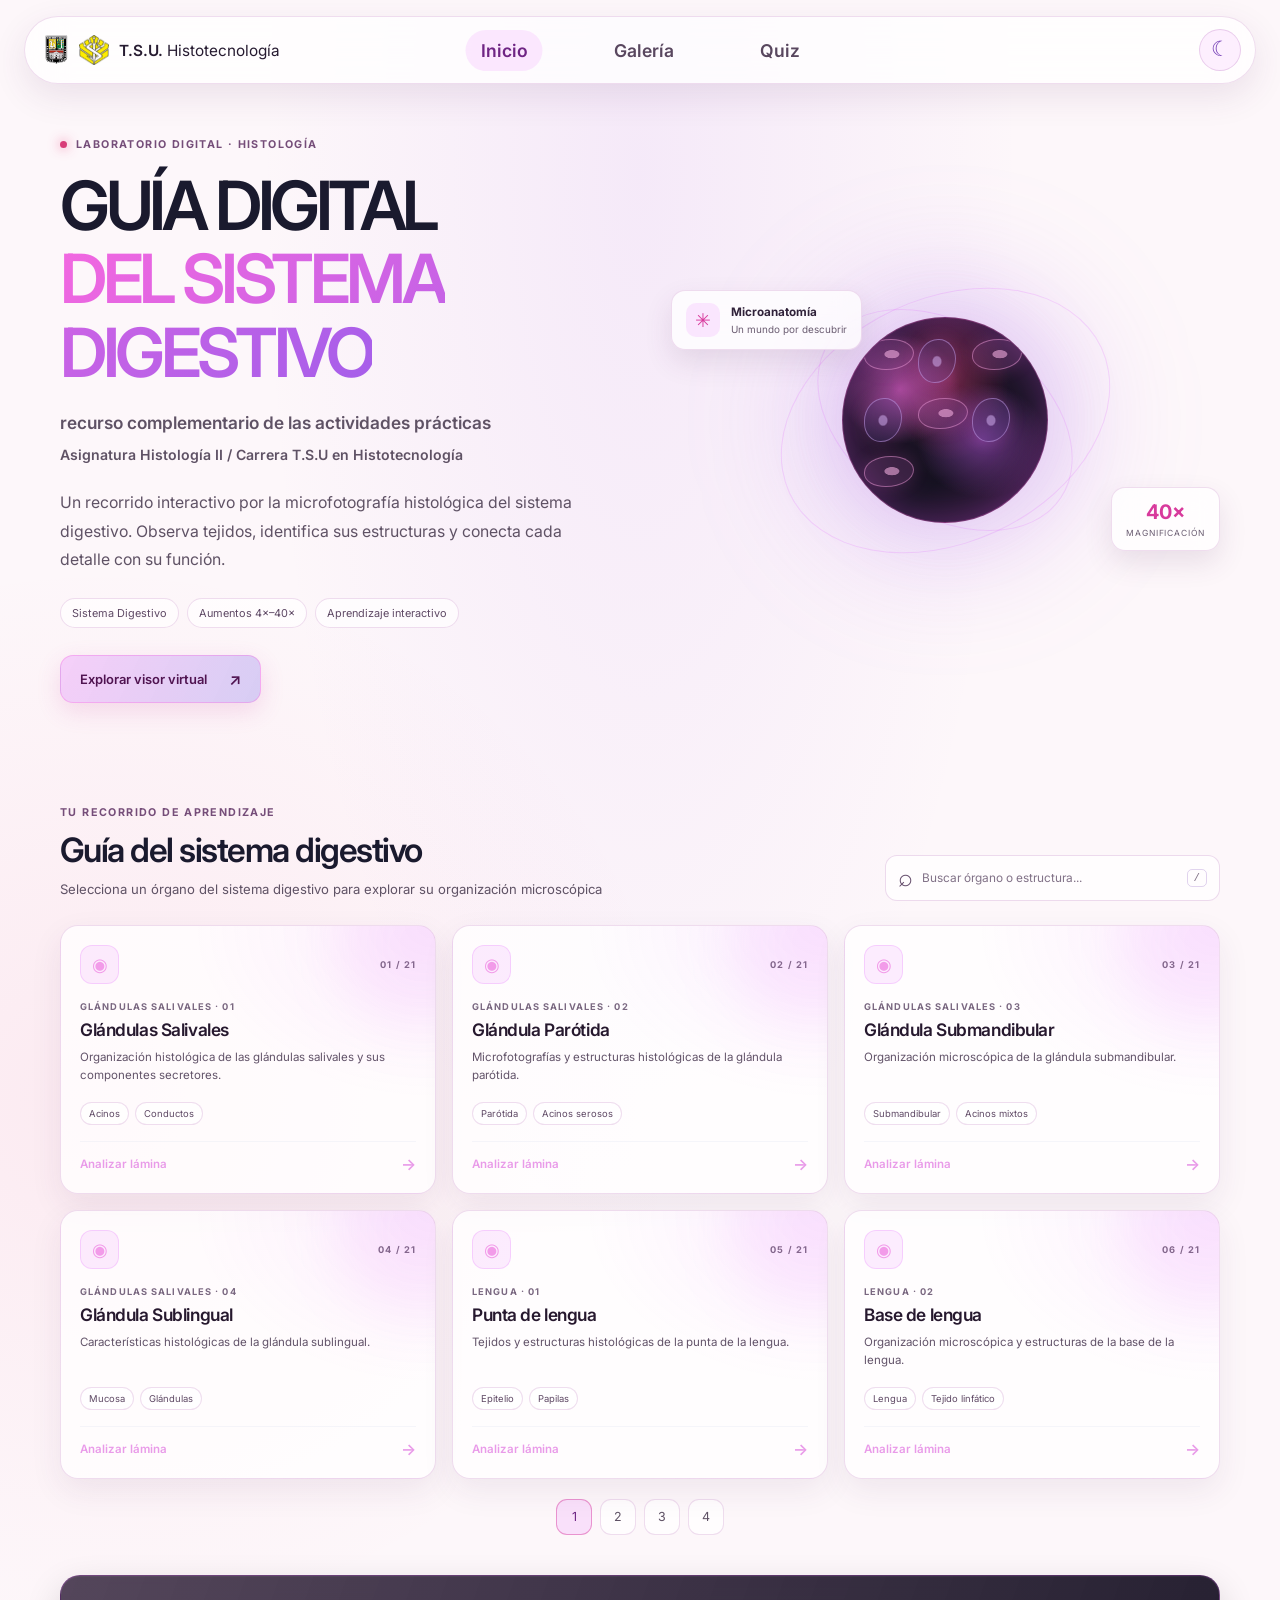
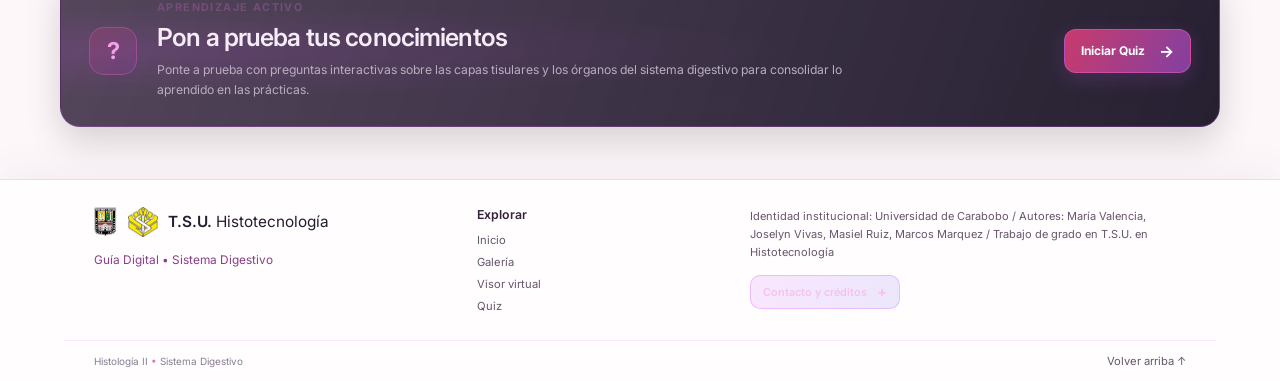
<file: index.html>
<!DOCTYPE html>
<html lang="es">
  <head>
    <meta charset="UTF-8" />
    <meta name="viewport" content="width=device-width, initial-scale=1.0" />
    <meta name="theme-color" content="#fdf7fa" />
    <meta name="description" content="Explora preparados histológicos del sistema digestivo, estudia sus estructuras y practica con la Guía Digital de Histología II." />
    <title>Histología II | Guía Digital</title>
    <link rel="preconnect" href="https://fonts.googleapis.com" />
    <link rel="preconnect" href="https://fonts.gstatic.com" crossorigin />
    <link href="https://fonts.googleapis.com/css2?family=Inter:wght@400;500;600;700;800&display=swap" rel="stylesheet" />
    <script>
      document.documentElement.classList.add('light-mode');
    </script>
    <link rel="stylesheet" href="styles.css" />
  </head>
  <body class="dashboard-body">
    <div class="page-wrapper home-dashboard" id="top">
      <header class="dashboard-nav" aria-label="Navegación principal">
        <a class="dashboard-brand" href="index.html" aria-label="T.S.U. Histotecnología, inicio">
          <span class="header-brand-content">
            <img class="header-logo-icon" src="image/image_8.png" alt="Universidad de Carabobo" />
            <img class="header-logo-icon" src="image/image_7.png" alt="Histotecnología" />
            <span>T.S.U. <strong>Histotecnología</strong></span>
          </span>
        </a>
        <nav class="dashboard-links" id="siteNavigation" aria-label="Navegación principal">
          <a href="index.html" aria-current="page">Inicio</a>
          <a href="galeria.html">Galería</a>
          <a href="quiz.html">Quiz</a>
        </nav>
        <div class="dashboard-nav-actions">
          <button class="theme-toggle" type="button" data-theme-toggle aria-label="Activar modo claro" aria-pressed="false">
            <span class="theme-toggle-icon" aria-hidden="true">☼</span>
          </button>
          <button class="menu-toggle" type="button" data-menu-toggle aria-controls="siteNavigation" aria-expanded="false" aria-label="Abrir menú de navegación">
            <span aria-hidden="true">☰</span>
          </button>
        </div>
      </header>

      <main>
        <section class="dashboard-hero" id="visor-virtual" aria-labelledby="hero-title">
          <div class="hero-copy">
            <p class="dashboard-eyebrow"><span></span> LABORATORIO DIGITAL · HISTOLOGÍA</p>
            <h1 id="hero-title">GUÍA DIGITAL<br /><span>DEL SISTEMA DIGESTIVO</span></h1>
            <p class="hero-description">recurso complementario de las actividades prácticas</p>
            <p class="hero-attribution">Asignatura Histología II / Carrera T.S.U en Histotecnología</p>
            <p class="hero-overview">Un recorrido interactivo por la microfotografía histológica del sistema digestivo. Observa tejidos, identifica sus estructuras y conecta cada detalle con su función.</p>
            <div class="hero-badges" aria-label="Características del módulo">
              <span>Sistema Digestivo</span>
              <span>Aumentos 4×–40×</span>
              <span>Aprendizaje interactivo</span>
            </div>
            <a class="primary-action" href="galeria.html">Explorar visor virtual <span aria-hidden="true">↗</span></a>
          </div>
          <div class="hero-art" aria-hidden="true">
            <div class="hero-orbit orbit-outer"></div>
            <div class="hero-orbit orbit-inner"></div>
            <div class="hero-micrograph"><span></span><span></span><span></span><span></span><span></span><span></span><span></span></div>
            <div class="hero-float-card"><span class="float-card-icon">✳</span><span><strong>Microanatomía</strong><small>Un mundo por descubrir</small></span></div>
            <div class="hero-scale"><span>40×</span><small>MAGNIFICACIÓN</small></div>
          </div>
        </section>

        <section class="module-section" id="galeria" aria-labelledby="modules-title">
          <div class="section-heading">
            <div>
              <p class="dashboard-eyebrow">TU RECORRIDO DE APRENDIZAJE</p>
              <h2 id="modules-title">Guía del sistema digestivo</h2>
              <p>Selecciona un órgano del sistema digestivo para explorar su organización microscópica</p>
            </div>
            <label class="module-search">
              <span class="search-icon" aria-hidden="true">⌕</span>
              <span class="visually-hidden">Buscar preparados</span>
              <input id="moduleSearch" type="search" placeholder="Buscar órgano o estructura..." autocomplete="off" />
              <kbd>/</kbd>
            </label>
          </div>

          <div class="module-grid" id="moduleGrid" aria-live="polite">
            <article class="module-card" data-chapter="1" data-search="glandulas salivales glándulas salivales acinos conductos saliva">
              <div class="module-card-top"><span class="organ-icon" aria-hidden="true">◉</span><span class="module-number">01 / 21</span></div>
              <p class="module-system">GLÁNDULAS SALIVALES · 01</p>
              <h3>Glándulas Salivales</h3>
              <p class="module-description">Organización histológica de las glándulas salivales y sus componentes secretores.</p>
              <div class="module-tags"><span>Acinos</span><span>Conductos</span></div>
              <a class="module-action" href="visor.html?chapter=1">Analizar lámina <span aria-hidden="true">→</span></a>
            </article>

            <article class="module-card" data-chapter="2" data-search="epitelio parotida parótida glandula salival acinos serosos">
              <div class="module-card-top"><span class="organ-icon" aria-hidden="true">◉</span><span class="module-number">02 / 21</span></div>
              <p class="module-system">GLÁNDULAS SALIVALES · 02</p>
              <h3>Glándula Parótida</h3>
              <p class="module-description">Microfotografías y estructuras histológicas de la glándula parótida.</p>
              <div class="module-tags"><span>Parótida</span><span>Acinos serosos</span></div>
              <a class="module-action" href="visor.html?chapter=2">Analizar lámina <span aria-hidden="true">→</span></a>
            </article>

            <article class="module-card" data-chapter="3" data-search="tejido conectivo submandibular glándula salival acinos semilunas">
              <div class="module-card-top"><span class="organ-icon" aria-hidden="true">◉</span><span class="module-number">03 / 21</span></div>
              <p class="module-system">GLÁNDULAS SALIVALES · 03</p>
              <h3>Glándula Submandibular</h3>
              <p class="module-description">Organización microscópica de la glándula submandibular.</p>
              <div class="module-tags"><span>Submandibular</span><span>Acinos mixtos</span></div>
              <a class="module-action" href="visor.html?chapter=3">Analizar lámina <span aria-hidden="true">→</span></a>
            </article>

            <article class="module-card" data-chapter="4" data-search="sublingual glándula mucosa serosa conductos">
              <div class="module-card-top"><span class="organ-icon" aria-hidden="true">◉</span><span class="module-number">04 / 21</span></div>
              <p class="module-system">GLÁNDULAS SALIVALES · 04</p>
              <h3>Glándula Sublingual</h3>
              <p class="module-description">Características histológicas de la glándula sublingual.</p>
              <div class="module-tags"><span>Mucosa</span><span>Glándulas</span></div>
              <a class="module-action" href="visor.html?chapter=4">Analizar lámina <span aria-hidden="true">→</span></a>
            </article>

            <article class="module-card" data-chapter="5" data-search="punta de lengua papilas gustativas epitelio">
              <div class="module-card-top"><span class="organ-icon" aria-hidden="true">◉</span><span class="module-number">05 / 21</span></div>
              <p class="module-system">LENGUA · 01</p>
              <h3>Punta de lengua</h3>
              <p class="module-description">Tejidos y estructuras histológicas de la punta de la lengua.</p>
              <div class="module-tags"><span>Epitelio</span><span>Papilas</span></div>
              <a class="module-action" href="visor.html?chapter=5">Analizar lámina <span aria-hidden="true">→</span></a>
            </article>

            <article class="module-card" data-chapter="6" data-search="base de lengua papilas linguales tejido linfatico">
              <div class="module-card-top"><span class="organ-icon" aria-hidden="true">◉</span><span class="module-number">06 / 21</span></div>
              <p class="module-system">LENGUA · 02</p>
              <h3>Base de lengua</h3>
              <p class="module-description">Organización microscópica y estructuras de la base de la lengua.</p>
              <div class="module-tags"><span>Lengua</span><span>Tejido linfático</span></div>
              <a class="module-action" href="visor.html?chapter=6">Analizar lámina <span aria-hidden="true">→</span></a>
            </article>

            <article class="module-card" data-chapter="7" data-search="esofago esófago mucosa submucosa muscular epitelio">
              <div class="module-card-top"><span class="organ-icon" aria-hidden="true">◉</span><span class="module-number">07 / 21</span></div>
              <p class="module-system">TUBO DIGESTIVO · 01</p>
              <h3>Esófago</h3>
              <p class="module-description">Epitelio de revestimiento, glándulas submucosas y capas de la pared esofágica.</p>
              <div class="module-tags"><span>Mucosa</span><span>Glándulas</span></div>
              <a class="module-action" href="visor.html?chapter=7">Analizar lámina <span aria-hidden="true">→</span></a>
            </article>

            <article class="module-card" data-chapter="8" data-search="union esofagogastrica unión esofagogástrica esofago estomago transición">
              <div class="module-card-top"><span class="organ-icon" aria-hidden="true">◉</span><span class="module-number">08 / 21</span></div>
              <p class="module-system">TUBO DIGESTIVO · 02</p>
              <h3>Unión esofagogástrica</h3>
              <p class="module-description">Zona de transición histológica entre el esófago y el estómago.</p>
              <div class="module-tags"><span>Transición</span><span>Mucosa</span></div>
              <a class="module-action" href="visor.html?chapter=8">Analizar lámina <span aria-hidden="true">→</span></a>
            </article>

            <article class="module-card" data-chapter="9" data-search="estomago estómago mucosa fositas glándulas gastricas gástricas">
              <div class="module-card-top"><span class="organ-icon icon-stomach" aria-hidden="true">◉</span><span class="module-number">09 / 21</span></div>
              <p class="module-system">TUBO DIGESTIVO · 03</p>
              <h3>Estómago</h3>
              <p class="module-description">Fositas gástricas, mucosa y organización de las glándulas del estómago.</p>
              <div class="module-tags"><span>Fovéolas</span><span>Glándulas</span></div>
              <a class="module-action" href="visor.html?chapter=9">Analizar lámina <span aria-hidden="true">→</span></a>
            </article>

            <article class="module-card" data-chapter="10" data-search="glandulas cardiales glándulas cardiales capas estomago estómago">
              <div class="module-card-top"><span class="organ-icon icon-stomach" aria-hidden="true">◉</span><span class="module-number">10 / 21</span></div>
              <p class="module-system">TUBO DIGESTIVO · 04</p>
              <h3>Glándulas cardiales y capas del estómago</h3>
              <p class="module-description">Características de las glándulas cardiales y capas gástricas.</p>
              <div class="module-tags"><span>Cardias</span><span>Estómago</span></div>
              <a class="module-action" href="visor.html?chapter=10">Analizar lámina <span aria-hidden="true">→</span></a>
            </article>

            <article class="module-card" data-chapter="11" data-search="fundus fúndicas glandulas gástricas parietales principales">
              <div class="module-card-top"><span class="organ-icon icon-stomach" aria-hidden="true">◉</span><span class="module-number">11 / 21</span></div>
              <p class="module-system">TUBO DIGESTIVO · 05</p>
              <h3>Glándula Fúndica</h3>
              <p class="module-description">Regiones y tipos celulares de las glándulas fúndicas de la mucosa gástrica.</p>
              <div class="module-tags"><span>Células parietales</span><span>Células principales</span></div>
              <a class="module-action" href="visor.html?chapter=11">Analizar lámina <span aria-hidden="true">→</span></a>
            </article>

            <article class="module-card" data-chapter="12" data-search="piloro píloro glandulas pilóricas capas estomago estómago">
              <div class="module-card-top"><span class="organ-icon icon-stomach" aria-hidden="true">◉</span><span class="module-number">12 / 21</span></div>
              <p class="module-system">TUBO DIGESTIVO · 06</p>
              <h3>Glándula Pilórica</h3>
              <p class="module-description">Glándulas pilóricas y organización histológica de la pared gástrica.</p>
              <div class="module-tags"><span>Píloro</span><span>Capas</span></div>
              <a class="module-action" href="visor.html?chapter=12">Analizar lámina <span aria-hidden="true">→</span></a>
            </article>

            <article class="module-card" data-chapter="13" data-search="intestino delgado vellosidades duodeno yeyuno ileon íleon paneth enterocitos">
              <div class="module-card-top"><span class="organ-icon icon-small-intestine" aria-hidden="true">◉</span><span class="module-number">13 / 21</span></div>
              <p class="module-system">TUBO DIGESTIVO · 07</p>
              <h3>Intestino Delgado</h3>
              <p class="module-description">Vellosidades, criptas de Lieberkühn y células especializadas de la mucosa.</p>
              <div class="module-tags"><span>Vellosidades</span><span>Paneth</span></div>
              <a class="module-action" href="visor.html?chapter=13">Analizar lámina <span aria-hidden="true">→</span></a>
            </article>

            <article class="module-card" data-chapter="14" data-search="duodeno glándulas brunner quimo mucosa">
              <div class="module-card-top"><span class="organ-icon icon-small-intestine" aria-hidden="true">◉</span><span class="module-number">14 / 21</span></div>
              <p class="module-system">TUBO DIGESTIVO · 08</p>
              <h3>Intestino Delgado: Duodeno</h3>
              <p class="module-description">Capas histológicas, vellosidades y glándulas submucosas de Brunner.</p>
              <div class="module-tags"><span>Brunner</span><span>Submucosa</span></div>
              <a class="module-action" href="visor.html?chapter=14">Analizar lámina <span aria-hidden="true">→</span></a>
            </article>

            <article class="module-card" data-chapter="15" data-search="yeyuno vellosidades criptas absorción paneth">
              <div class="module-card-top"><span class="organ-icon icon-small-intestine" aria-hidden="true">◉</span><span class="module-number">15 / 21</span></div>
              <p class="module-system">TUBO DIGESTIVO · 09</p>
              <h3>Intestino Delgado: Yeyuno</h3>
              <p class="module-description">Vellosidades desarrolladas y estructuras relacionadas con la absorción intestinal.</p>
              <div class="module-tags"><span>Vellosidades</span><span>Absorción</span></div>
              <a class="module-action" href="visor.html?chapter=15">Analizar lámina <span aria-hidden="true">→</span></a>
            </article>

            <article class="module-card" data-chapter="16" data-search="ileon íleon placas peyer nódulos linfáticos mucosa">
              <div class="module-card-top"><span class="organ-icon icon-small-intestine" aria-hidden="true">◉</span><span class="module-number">16 / 21</span></div>
              <p class="module-system">TUBO DIGESTIVO · 10</p>
              <h3>Intestino Delgado: Íleon</h3>
              <p class="module-description">Vellosidades, criptas y placas de Peyer características del íleon.</p>
              <div class="module-tags"><span>Placas de Peyer</span><span>Mucosa</span></div>
              <a class="module-action" href="visor.html?chapter=16">Analizar lámina <span aria-hidden="true">→</span></a>
            </article>

            <article class="module-card" data-chapter="17" data-search="intestino grueso colon tenias haustras apéndices omentales">
              <div class="module-card-top"><span class="organ-icon icon-large-intestine" aria-hidden="true">◉</span><span class="module-number">17 / 21</span></div>
              <p class="module-system">TUBO DIGESTIVO · 11</p>
              <h3>Intestino Grueso</h3>
              <p class="module-description">Características generales y celulares del intestino grueso.</p>
              <div class="module-tags"><span>Colon</span><span>Haustras</span></div>
              <a class="module-action" href="visor.html?chapter=17">Analizar lámina <span aria-hidden="true">→</span></a>
            </article>

            <article class="module-card" data-chapter="18" data-search="colon criptas lieberkuhn células caliciformes mucosa">
              <div class="module-card-top"><span class="organ-icon icon-large-intestine" aria-hidden="true">◉</span><span class="module-number">18 / 21</span></div>
              <p class="module-system">TUBO DIGESTIVO · 12</p>
              <h3>Colon</h3>
              <p class="module-description">Capas histológicas, criptas y características de la mucosa del colon.</p>
              <div class="module-tags"><span>Criptas</span><span>Células caliciformes</span></div>
              <a class="module-action" href="visor.html?chapter=18">Analizar lámina <span aria-hidden="true">→</span></a>
            </article>

            <article class="module-card" data-chapter="19" data-search="higado hígado lobulillos hepatocitos sinusoides acino">
              <div class="module-card-top"><span class="organ-icon icon-liver" aria-hidden="true">◉</span><span class="module-number">19 / 21</span></div>
              <p class="module-system">ÓRGANOS ANEXOS · 01</p>
              <h3>Hígado</h3>
              <p class="module-description">Organización estructural, lobulillos, unidades funcionales y tipos celulares.</p>
              <div class="module-tags"><span>Hepatocitos</span><span>Sinusoides</span></div>
              <a class="module-action" href="visor.html?chapter=19">Analizar lámina <span aria-hidden="true">→</span></a>
            </article>

            <article class="module-card" data-chapter="20" data-search="vesicula biliar vesícula mucosa bilis senos rokitansky aschoff">
              <div class="module-card-top"><span class="organ-icon icon-liver" aria-hidden="true">◉</span><span class="module-number">20 / 21</span></div>
              <p class="module-system">ÓRGANOS ANEXOS · 02</p>
              <h3>Vesícula Biliar</h3>
              <p class="module-description">Mucosa, capas de la pared y conducto cístico de la vesícula biliar.</p>
              <div class="module-tags"><span>Bilis</span><span>Mucosa</span></div>
              <a class="module-action" href="visor.html?chapter=20">Analizar lámina <span aria-hidden="true">→</span></a>
            </article>

            <article class="module-card" data-chapter="21" data-search="pancreas páncreas acinos serosos islotes langerhans células endocrino">
              <div class="module-card-top"><span class="organ-icon icon-pancreas" aria-hidden="true">◉</span><span class="module-number">21 / 21</span></div>
              <p class="module-system">ÓRGANOS ANEXOS · 03</p>
              <h3>Páncreas</h3>
              <p class="module-description">Porciones exocrina y endocrina, acinos e islotes de Langerhans.</p>
              <div class="module-tags"><span>Acinos</span><span>Islotes</span></div>
              <a class="module-action" href="visor.html?chapter=21">Analizar lámina <span aria-hidden="true">→</span></a>
            </article>
          </div>
          <nav class="module-pagination" id="modulePagination" aria-label="Paginación de capítulos"></nav>
          <p class="search-empty" id="searchEmpty" hidden>No encontramos preparados que coincidan con esa búsqueda.</p>
        </section>

        <section class="quiz-promo" aria-labelledby="quiz-promo-title">
          <div class="quiz-promo-icon" aria-hidden="true">?</div>
          <div class="quiz-promo-copy">
            <p class="dashboard-eyebrow">APRENDIZAJE ACTIVO</p>
            <h2 id="quiz-promo-title">Pon a prueba tus conocimientos</h2>
            <p>Ponte a prueba con preguntas interactivas sobre las capas tisulares y los órganos del sistema digestivo para consolidar lo aprendido en las prácticas.</p>
          </div>
          <a class="quiz-promo-action" href="quiz.html">Iniciar Quiz <span aria-hidden="true">→</span></a>
        </section>

      </main>

      <footer class="dashboard-site-footer">
        <div class="dashboard-footer-main">
          <div class="footer-brand-block">
            <a class="dashboard-brand" href="index.html" aria-label="T.S.U. Histotecnología, inicio">
              <span class="header-brand-content">
                <img class="header-logo-icon" src="image/image_8.png" alt="Universidad de Carabobo" />
                <img class="header-logo-icon" src="image/image_7.png" alt="Histotecnología" />
                <span>T.S.U. <strong>Histotecnología</strong></span>
              </span>
            </a>
            <p>Guía Digital <span aria-hidden="true">•</span> Sistema Digestivo</p>
          </div>

          <nav class="footer-quick-links" aria-label="Navegación rápida">
            <h2>Explorar</h2>
            <a href="index.html">Inicio</a>
            <a href="galeria.html">Galería</a>
            <a href="visor.html">Visor virtual</a>
            <a href="quiz.html">Quiz</a>
          </nav>

          <div class="footer-credit-block" id="contacto">
            <p>Identidad institucional: Universidad de Carabobo / Autores: María Valencia, Joselyn Vivas, Masiel Ruiz, Marcos Marquez / Trabajo de grado en T.S.U. en Histotecnología</p>
            <details class="footer-contact">
              <summary>Contacto y créditos</summary>
              <p>Para consultas académicas o información sobre los recursos, comunícate con tu equipo docente.</p>
            </details>
          </div>
        </div>
        <div class="dashboard-footer-bottom">
          <span>Histología II <span aria-hidden="true">•</span> Sistema Digestivo</span>
          <a href="#top" class="footer-back-to-top">Volver arriba ↑</a>
        </div>
      </footer>
    </div>
    <script src="script.js"></script>
  </body>
</html>
</file>
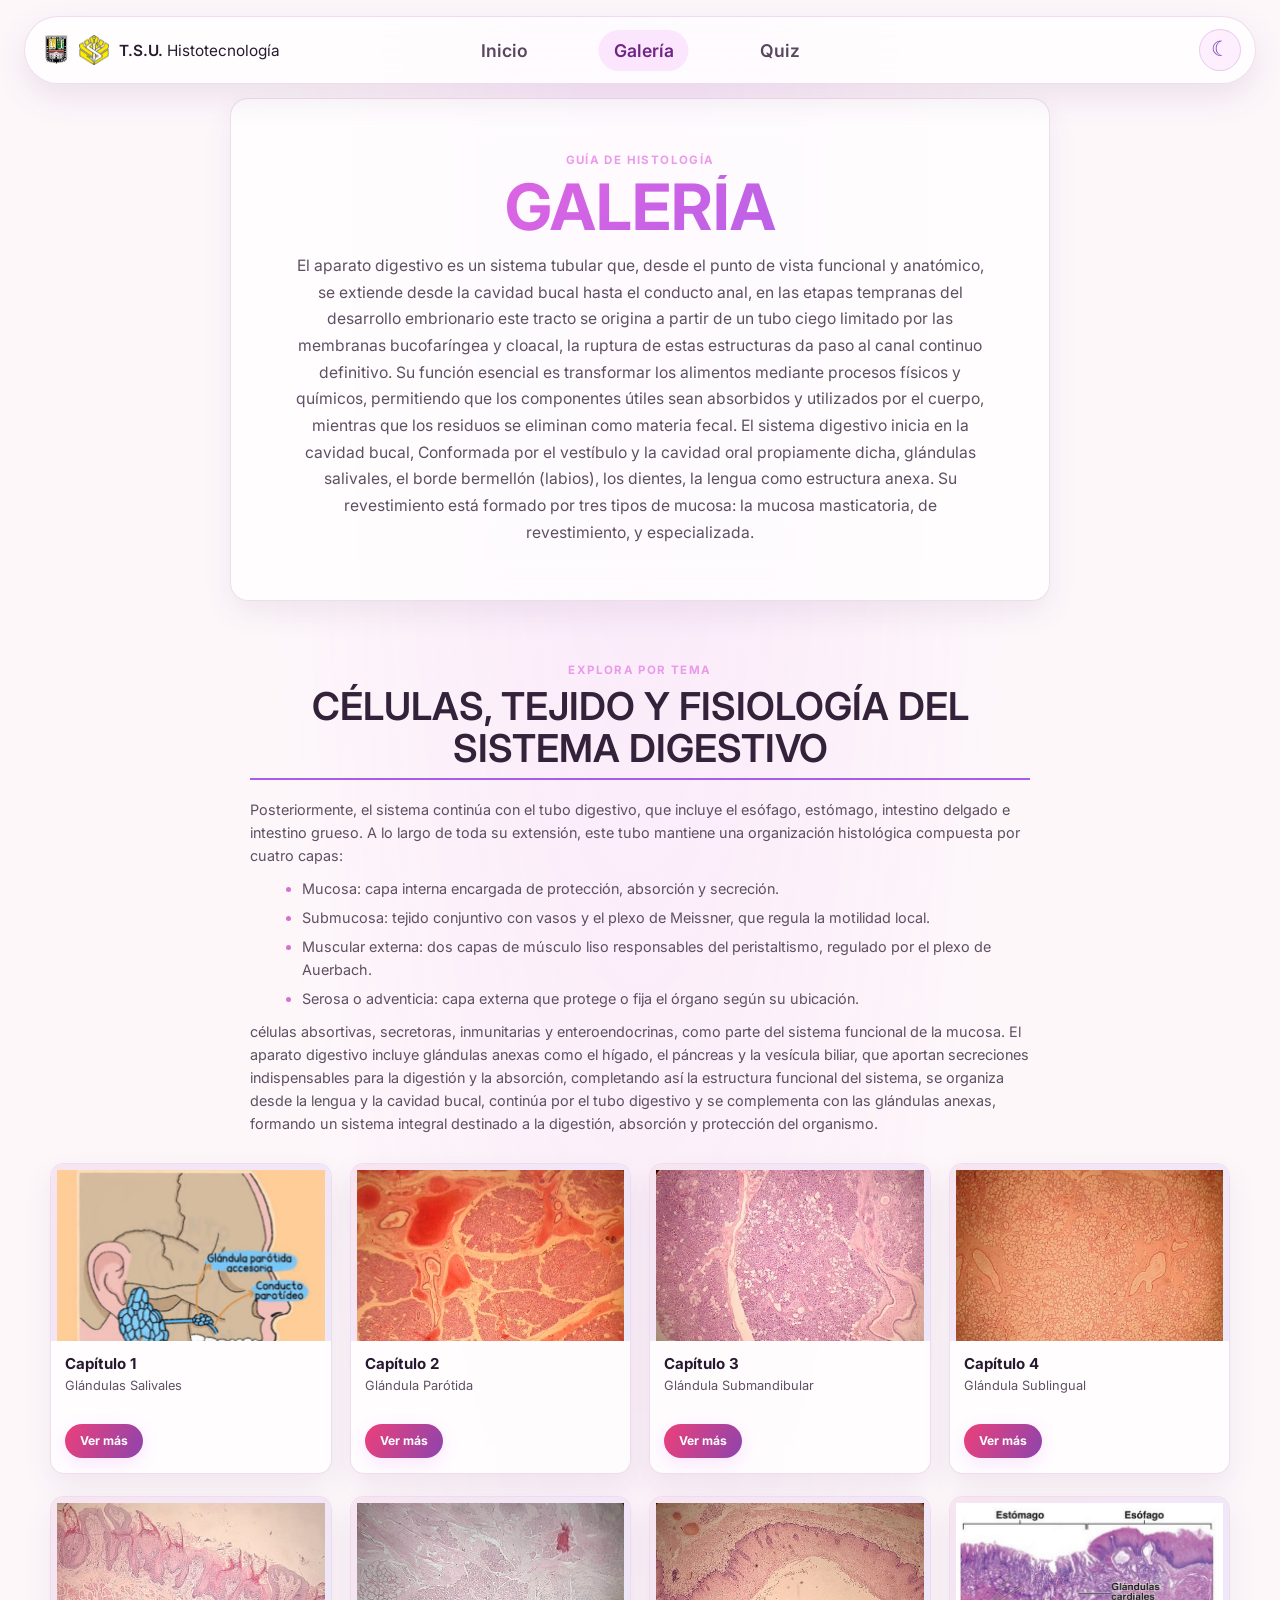
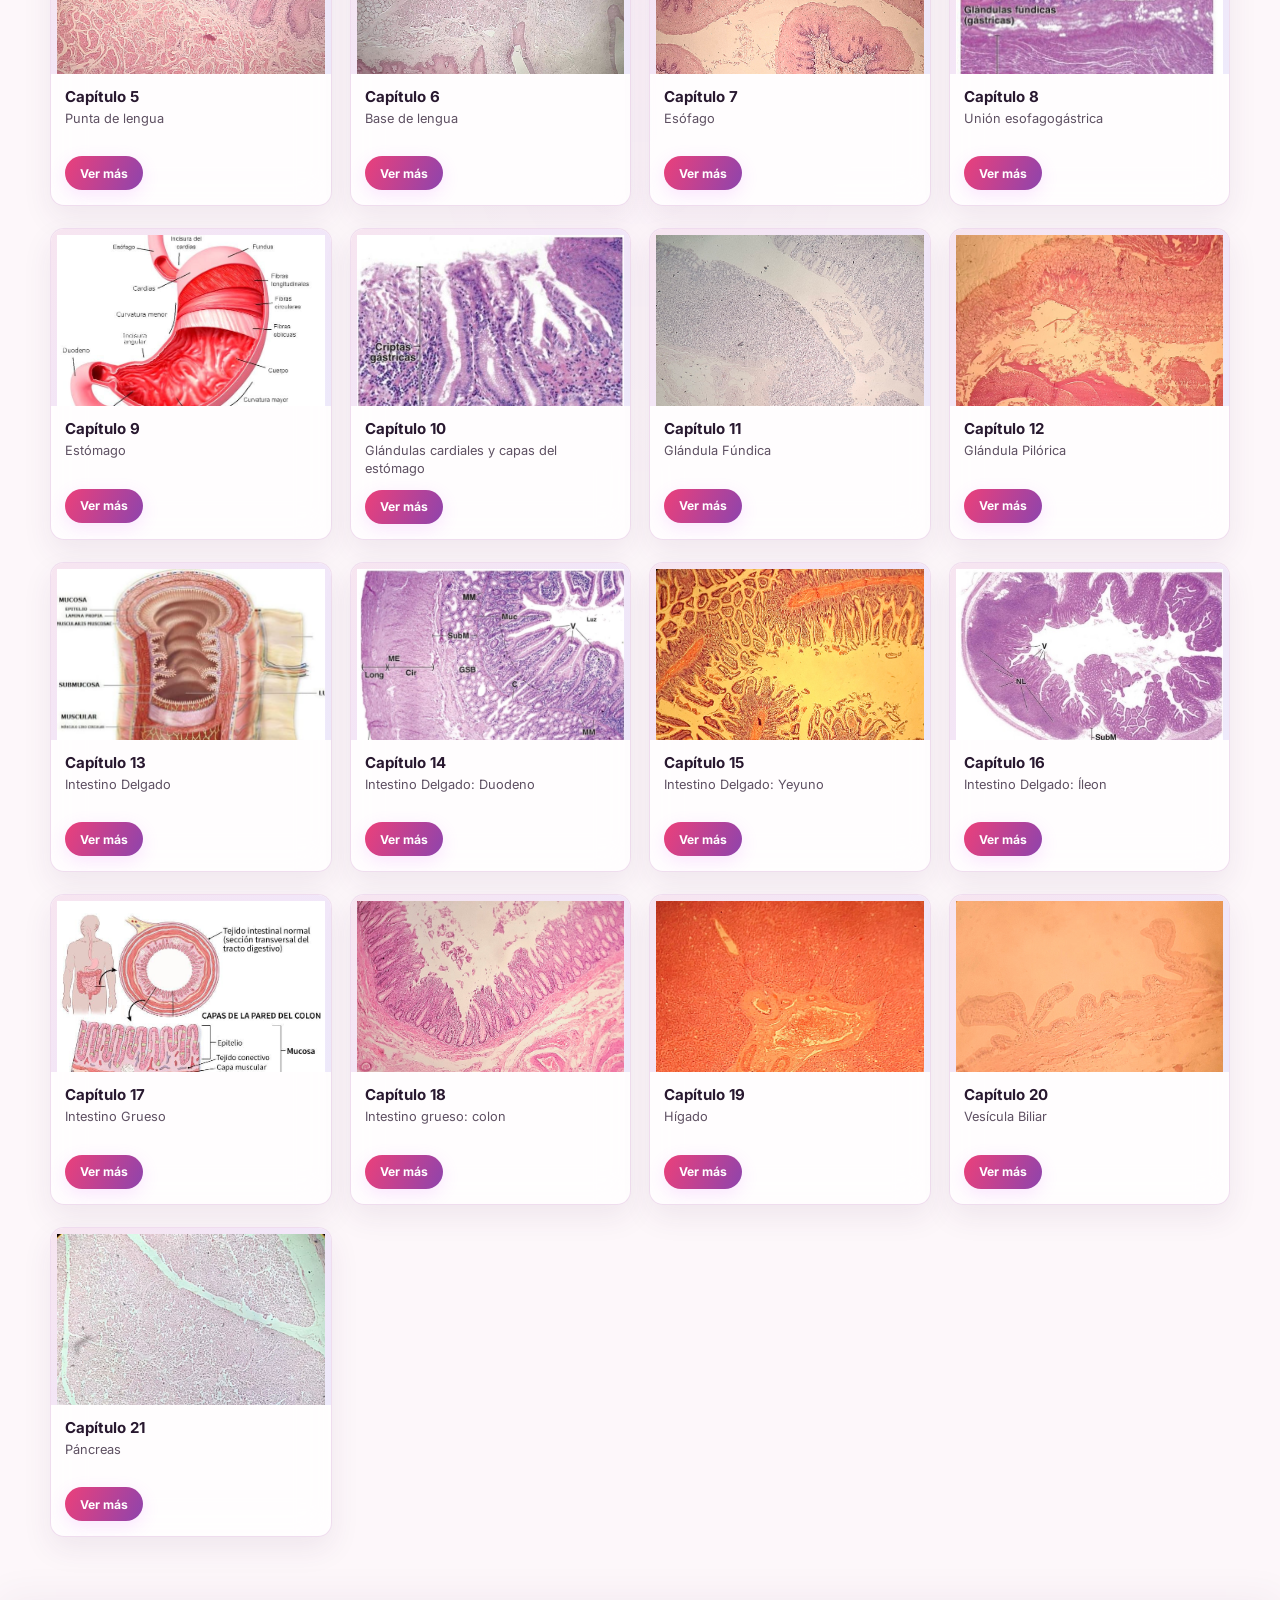
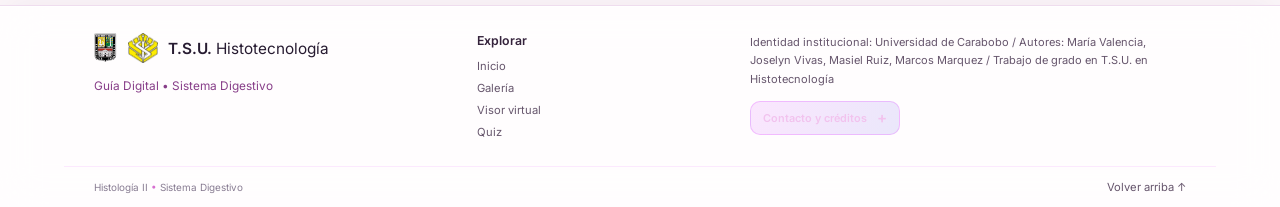
<file: galeria.html>
<!DOCTYPE html>
<html lang="es">
	<head>
		<meta charset="UTF-8" />
		<meta name="viewport" content="width=device-width, initial-scale=1.0" />
		<meta name="theme-color" content="#fdf7fa" />
		<title>Galería de Histología | Histología II</title>
		<link rel="preconnect" href="https://fonts.googleapis.com" />
		<link rel="preconnect" href="https://fonts.gstatic.com" crossorigin />
		<link href="https://fonts.googleapis.com/css2?family=Cormorant+Garamond:wght@400;500;600;700&family=Inter:wght@400;500;600;700&display=swap" rel="stylesheet" />
		<script>
			document.documentElement.classList.add('light-mode');
		</script>
		<link rel="stylesheet" href="styles.css" />
	</head>
	<body>
		<div class="page-wrapper gallery-page" id="top">
			<header class="dashboard-nav" aria-label="Navegación principal">
				<a class="dashboard-brand" href="index.html" aria-label="T.S.U. Histotecnología, inicio">
					<span class="header-brand-content">
						<img class="header-logo-icon" src="image/image_8.png" alt="Universidad de Carabobo" />
						<img class="header-logo-icon" src="image/image_7.png" alt="Histotecnología" />
						<span>T.S.U. <strong>Histotecnología</strong></span>
					</span>
				</a>
				<nav class="dashboard-links" id="siteNavigation" aria-label="Navegación principal">
					<a href="index.html">Inicio</a>
					<a href="galeria.html" aria-current="page">Galería</a>
					<a href="quiz.html">Quiz</a>
				</nav>
				<div class="dashboard-nav-actions">
					<button class="theme-toggle" type="button" data-theme-toggle aria-label="Activar modo claro" aria-pressed="false">
						<span class="theme-toggle-icon" aria-hidden="true">☼</span>
					</button>
					<button class="menu-toggle" type="button" data-menu-toggle aria-controls="siteNavigation" aria-expanded="false" aria-label="Abrir menú de navegación">
						<span aria-hidden="true">☰</span>
					</button>
				</div>
			</header>

			<main class="gallery-main">
				<section class="gallery-intro" aria-labelledby="gallery-title">
					<p class="gallery-eyebrow">Guía de histología</p>
					<h1 id="gallery-title">GALERÍA</h1>
					<p>El aparato digestivo es un sistema tubular que, desde el punto de vista funcional y anatómico, se extiende desde la cavidad bucal hasta el conducto anal, en las etapas tempranas del desarrollo embrionario este tracto se origina a partir de un tubo ciego limitado por las membranas bucofaríngea y cloacal, la ruptura de estas estructuras da paso al canal continuo definitivo. Su función esencial es transformar los alimentos mediante procesos físicos y químicos, permitiendo que los componentes útiles sean absorbidos y utilizados por el cuerpo, mientras que los residuos se eliminan como materia fecal. El sistema digestivo inicia en la cavidad bucal, Conformada por el vestíbulo y la cavidad oral propiamente dicha, glándulas salivales, el borde bermellón (labios), los dientes, la lengua como estructura anexa. Su revestimiento está formado por tres tipos de mucosa: la mucosa masticatoria,  de revestimiento, y  especializada.</p>
				</section>

				<section class="gallery-section" aria-labelledby="cells-title">
					<div class="gallery-section-heading">
						<p class="gallery-eyebrow">Explora por tema</p>
						<h2 id="cells-title">CÉLULAS, TEJIDO Y FISIOLOGÍA DEL SISTEMA DIGESTIVO</h2>
						<p class="gallery-section-description">Posteriormente, el sistema continúa con el tubo digestivo, que incluye el esófago, estómago, intestino delgado e intestino grueso. A lo largo de toda su extensión, este tubo mantiene una organización histológica compuesta por cuatro capas:</p>
						<ul class="gallery-layer-list">
							<li>Mucosa: capa interna encargada de protección, absorción y secreción.</li>
							<li>Submucosa: tejido conjuntivo con vasos y el plexo de Meissner, que regula la motilidad local.</li>
							<li>Muscular externa: dos capas de músculo liso responsables del peristaltismo, regulado por el plexo de Auerbach.</li>
							<li>Serosa o adventicia: capa externa que protege o fija el órgano según su ubicación.</li>
						</ul>
						<p class="gallery-section-description">células absortivas, secretoras, inmunitarias y enteroendocrinas, como parte del sistema funcional de la mucosa. El aparato digestivo incluye glándulas anexas como el hígado, el páncreas y la vesícula biliar, que aportan secreciones indispensables para la digestión y la absorción, completando así la estructura funcional del sistema, se organiza desde la lengua y la cavidad bucal, continúa por el tubo digestivo y se complementa con las glándulas anexas, formando un sistema integral destinado a la digestión, absorción y protección del organismo.</p>
					</div>
					<div class="chapter-grid">
						<article class="chapter-card">
							<div class="chapter-image chapter-image-has-photo" role="img" aria-label="Microfotografía de glándulas salivales a 4x"><img src="image/Glandulas Salivales.jpg" alt="" /></div>
							<div class="chapter-content"><h3>Capítulo 1</h3><p>Glándulas Salivales</p><button type="button" class="chapter-more" data-chapter="1">Ver más</button></div>
						</article>
						<article class="chapter-card">
							<div class="chapter-image chapter-image-has-photo" role="img" aria-label="Microfotografía de parótida a 4×"><img src="image/parotida 4x.jpg" alt="" /></div>
							<div class="chapter-content"><h3>Capítulo 2</h3><p>Glándula Parótida</p><button type="button" class="chapter-more" data-chapter="2">Ver más</button></div>
						</article>
						<article class="chapter-card">
							<div class="chapter-image chapter-image-has-photo" role="img" aria-label="Microfotografía de glándula submandibular a 4×"><img src="image/submandibular 4x.jpg" alt="" /></div>
							<div class="chapter-content"><h3>Capítulo 3</h3><p>Glándula Submandibular</p><button type="button" class="chapter-more" data-chapter="3">Ver más</button></div>
						</article>
						<article class="chapter-card">
							<div class="chapter-image chapter-image-has-photo" role="img" aria-label="Microfotografía de glándula sublingual a 4x"><img src="image/sublingual 4x.jpg" alt="" /></div>
							<div class="chapter-content"><h3>Capítulo 4</h3><p>Glándula Sublingual</p><button type="button" class="chapter-more" data-chapter="4">Ver más</button></div>
						</article>
						<article class="chapter-card">
							<div class="chapter-image chapter-image-has-photo" role="img" aria-label="Microfotografía de la punta de la lengua a 4x"><img src="image/puntadelengua 4x.jpg" alt="" /></div>
							<div class="chapter-content"><h3>Capítulo 5</h3><p>Punta de lengua</p><button type="button" class="chapter-more" data-chapter="5">Ver más</button></div>
						</article>
						<article class="chapter-card">
							<div class="chapter-image chapter-image-has-photo" role="img" aria-label="Microfotografía de la base de la lengua a 4x"><img src="image/basedelengua 4x.jpg" alt="" /></div>
							<div class="chapter-content"><h3>Capítulo 6</h3><p>Base de lengua</p><button type="button" class="chapter-more" data-chapter="6">Ver más</button></div>
						</article>
						<article class="chapter-card">
							<div class="chapter-image chapter-image-has-photo" role="img" aria-label="Microfotografía de esófago a 4x"><img src="image/esofago 4x.jpg" alt="" /></div>
							<div class="chapter-content"><h3>Capítulo 7</h3><p>Esófago</p><button type="button" class="chapter-more" data-chapter="7">Ver más</button></div>
						</article>
						<article class="chapter-card">
							<div class="chapter-image chapter-image-has-photo" role="img" aria-label="Microfotografía de la unión esofagogástrica a 4x"><img src="image/union esofagogastrica4x.jpeg" alt="" /></div>
							<div class="chapter-content"><h3>Capítulo 8</h3><p>Unión esofagogástrica</p><button type="button" class="chapter-more" data-chapter="8">Ver más</button></div>
						</article>
						<article class="chapter-card">
							<div class="chapter-image chapter-image-has-photo" role="img" aria-label="Microfotografía de estómago a 4x"><img src="image/estomago.jpeg" alt="" /></div>
							<div class="chapter-content"><h3>Capítulo 9</h3><p>Estómago</p><button type="button" class="chapter-more" data-chapter="9">Ver más</button></div>
						</article>
						<article class="chapter-card">
							<div class="chapter-image chapter-image-has-photo" role="img" aria-label="Microfotografía de estómago - cardias a 10x"><img src="image/estomago cardias 10x.jpeg" alt="" data-image-10x="image/estomago cardias 10x.jpeg" data-image-40x="image/estomago cardias 40x.jpeg" /></div>
							<div class="chapter-content"><h3>Capítulo 10</h3><p>Glándulas cardiales y capas del estómago</p><button type="button" class="chapter-more" data-chapter="10">Ver más</button></div>
						</article>
						<article class="chapter-card">
							<div class="chapter-image chapter-image-has-photo" role="img" aria-label="Microfotografía del fundus gástrico a 4x"><img src="image/fundus 4x.jpg" alt="" /></div>
							<div class="chapter-content"><h3>Capítulo 11</h3><p>Glándula Fúndica</p><button type="button" class="chapter-more" data-chapter="11">Ver más</button></div>
						</article>
						<article class="chapter-card">
							<div class="chapter-image chapter-image-has-photo" role="img" aria-label="Microfotografía de píloro a 4x"><img src="image/piloro 4x.jpg" alt="" /></div>
							<div class="chapter-content"><h3>Capítulo 12</h3><p>Glándula Pilórica</p><button type="button" class="chapter-more" data-chapter="12">Ver más</button></div>
						</article>
						<article class="chapter-card">
							<div class="chapter-image chapter-image-has-photo" role="img" aria-label="Microfotografía de intestino delgado"><img src="image/intestino delgado.jpeg" alt="" /></div>
							<div class="chapter-content"><h3>Capítulo 13</h3><p>Intestino Delgado</p><button type="button" class="chapter-more" data-chapter="13">Ver más</button></div>
						</article>
						<article class="chapter-card">
							<div class="chapter-image chapter-image-has-photo" role="img" aria-label="Microfotografía de duodeno a 4x"><img src="image/intestino delgado duodeno 4x.jpeg" alt="" /></div>
							<div class="chapter-content"><h3>Capítulo 14</h3><p>Intestino Delgado: Duodeno</p><button type="button" class="chapter-more" data-chapter="14">Ver más</button></div>
						</article>
						<article class="chapter-card">
							<div class="chapter-image chapter-image-has-photo" role="img" aria-label="Microfotografía de yeyuno a 4x"><img src="image/yeyuno 4x.jpg" alt="" /></div>
							<div class="chapter-content"><h3>Capítulo 15</h3><p>Intestino Delgado: Yeyuno</p><button type="button" class="chapter-more" data-chapter="15">Ver más</button></div>
						</article>
						<article class="chapter-card">
							<div class="chapter-image chapter-image-has-photo" role="img" aria-label="Microfotografía de íleon a 4x"><img src="image/ileon 4x.jpeg" alt="" /></div>
							<div class="chapter-content"><h3>Capítulo 16</h3><p>Intestino Delgado: Íleon</p><button type="button" class="chapter-more" data-chapter="16">Ver más</button></div>
						</article>
						<article class="chapter-card">
							<div class="chapter-image chapter-image-has-photo" role="img" aria-label="Microfotografía de intestino grueso"><img src="image/Generalidades del Colon.jpeg" alt="" /></div>
							<div class="chapter-content"><h3>Capítulo 17</h3><p>Intestino Grueso</p><button type="button" class="chapter-more" data-chapter="17">Ver más</button></div>
						</article>
						<article class="chapter-card">
							<div class="chapter-image chapter-image-has-photo" role="img" aria-label="Microfotografía de colon a 4x"><img src="image/colon 4x.jpg" alt="" /></div>
							<div class="chapter-content"><h3>Capítulo 18</h3><p>Intestino grueso: colon</p><button type="button" class="chapter-more" data-chapter="18">Ver más</button></div>
						</article>
						<article class="chapter-card">
							<div class="chapter-image chapter-image-has-photo" role="img" aria-label="Microfotografía de hígado a 4x"><img src="image/higado 4x.jpg" alt="" /></div>
							<div class="chapter-content"><h3>Capítulo 19</h3><p>Hígado</p><button type="button" class="chapter-more" data-chapter="19">Ver más</button></div>
						</article>
						<article class="chapter-card">
							<div class="chapter-image chapter-image-has-photo" role="img" aria-label="Microfotografía de vesícula biliar a 4x"><img src="image/vesicula 4x.jpg" alt="" /></div>
							<div class="chapter-content"><h3>Capítulo 20</h3><p>Vesícula Biliar</p><button type="button" class="chapter-more" data-chapter="20">Ver más</button></div>
						</article>
						<article class="chapter-card">
							<div class="chapter-image chapter-image-has-photo" role="img" aria-label="Microfotografía de páncreas a 4x"><img src="image/pancreas 4x.jpg" alt="" /></div>
							<div class="chapter-content"><h3>Capítulo 21</h3><p>Páncreas</p><button type="button" class="chapter-more" data-chapter="21">Ver más</button></div>
						</article>
					</div>
				</section>
			</main>

			<footer class="dashboard-site-footer">
				<div class="dashboard-footer-main">
					<div class="footer-brand-block">
						<a class="dashboard-brand" href="index.html" aria-label="T.S.U. Histotecnología, inicio">
							<span class="header-brand-content">
								<img class="header-logo-icon" src="image/image_8.png" alt="Universidad de Carabobo" />
								<img class="header-logo-icon" src="image/image_7.png" alt="Histotecnología" />
								<span>T.S.U. <strong>Histotecnología</strong></span>
							</span>
						</a>
						<p>Guía Digital <span aria-hidden="true">•</span> Sistema Digestivo</p>
					</div>
					<nav class="footer-quick-links" aria-label="Navegación rápida">
						<h2>Explorar</h2>
						<a href="index.html">Inicio</a>
						<a href="galeria.html">Galería</a>
						<a href="visor.html">Visor virtual</a>
						<a href="quiz.html">Quiz</a>
					</nav>
					<div class="footer-credit-block" id="contacto">
						<p>Identidad institucional: Universidad de Carabobo / Autores: María Valencia, Joselyn Vivas, Masiel Ruiz, Marcos Marquez / Trabajo de grado en T.S.U. en Histotecnología</p>
						<details class="footer-contact">
							<summary>Contacto y créditos</summary>
							<p>Para consultas académicas o información sobre los recursos, comunícate con tu equipo docente.</p>
						</details>
					</div>
				</div>
				<div class="dashboard-footer-bottom">
					<span>Histología II <span aria-hidden="true">•</span> Sistema Digestivo</span>
					<a href="#top" class="footer-back-to-top">Volver arriba ↑</a>
				</div>
			</footer>
		</div>
		<script src="script.js"></script>
		<script>
			document.querySelectorAll(".chapter-more[data-chapter]").forEach((button) => {
				const link = document.createElement("a");
				const chapterContent = button.closest(".chapter-content");
				const chapterHeading = chapterContent?.querySelector("h3")?.textContent.trim();
				const chapterName = chapterContent?.querySelector("p")?.textContent.trim();
				link.href = `visor.html?chapter=${encodeURIComponent(button.dataset.chapter)}`;
				link.className = "chapter-more";
				link.textContent = button.textContent;
				link.setAttribute("aria-label", `Abrir vista detallada de ${chapterHeading}: ${chapterName}`);
				button.replaceWith(link);
			});
		</script>
	</body>
</html>
</file>
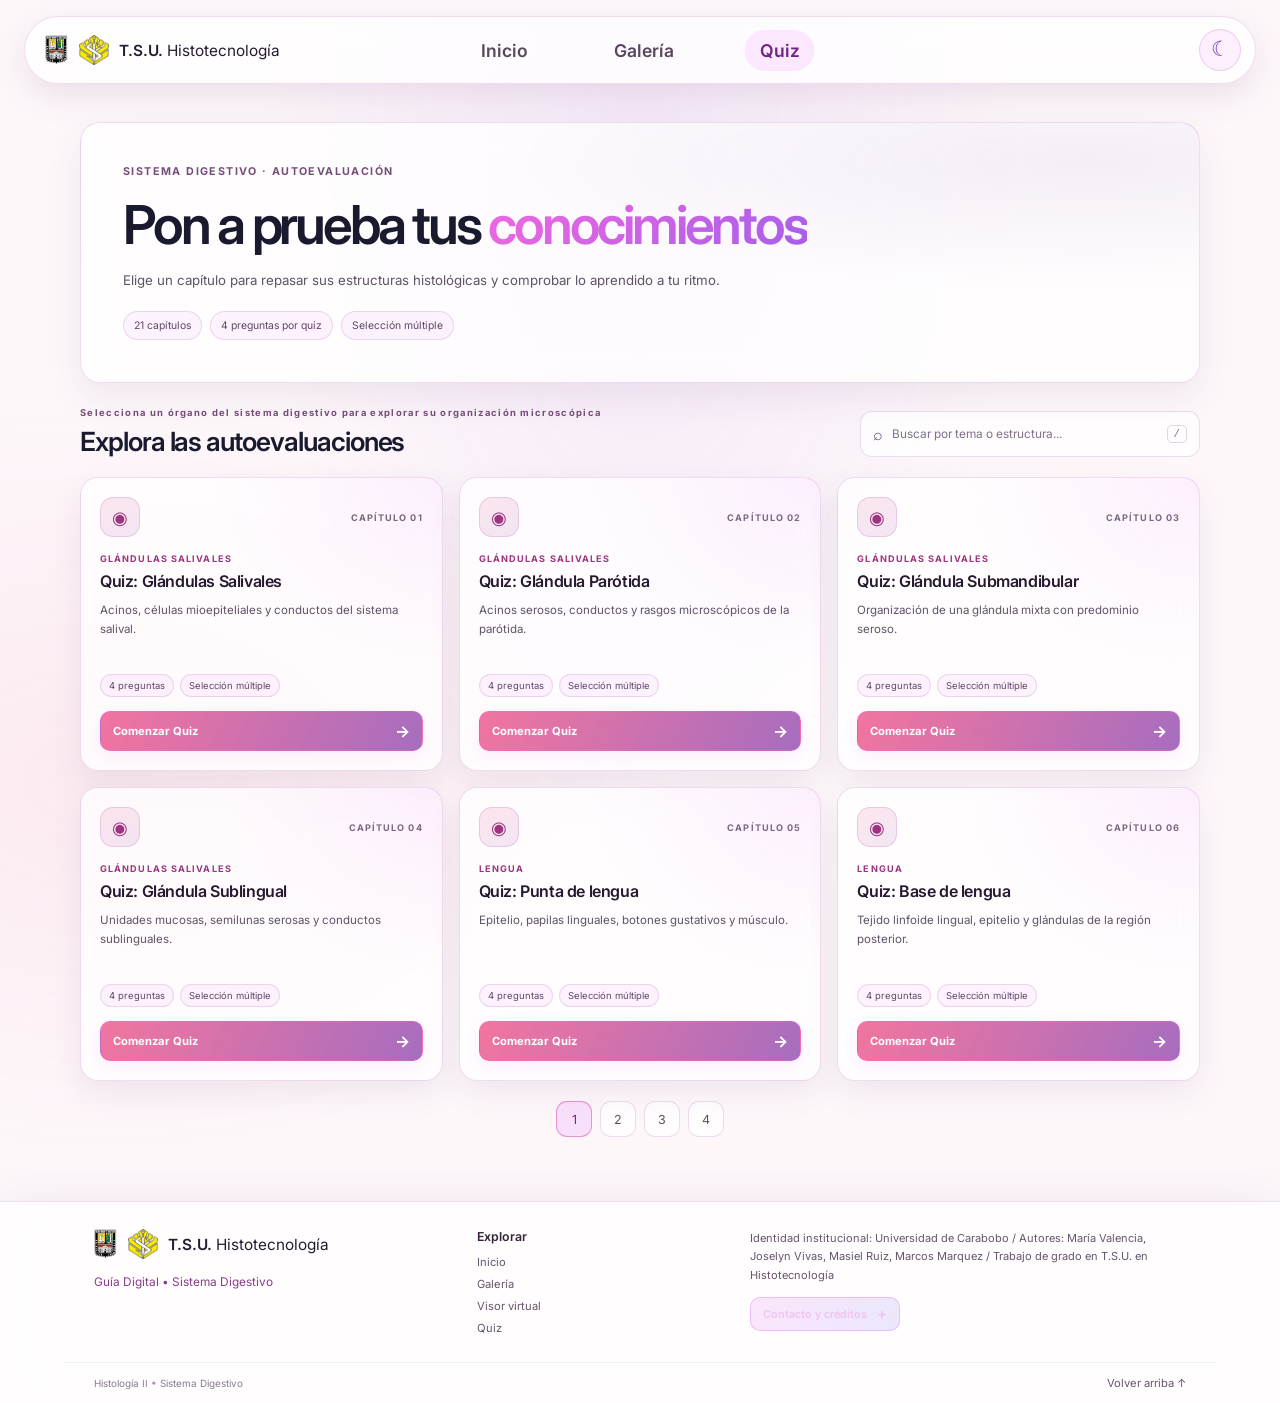
<file: quiz.html>
<!DOCTYPE html>
<html lang="es">
  <head>
    <meta charset="UTF-8" />
    <meta name="viewport" content="width=device-width, initial-scale=1.0" />
    <meta name="theme-color" content="#fdf7fa" />
    <meta name="description" content="Pon a prueba tus conocimientos sobre los tejidos y preparados histológicos del sistema digestivo." />
    <title>Quiz de Histología | Histología II</title>
    <link rel="preconnect" href="https://fonts.googleapis.com" />
    <link rel="preconnect" href="https://fonts.gstatic.com" crossorigin />
    <link href="https://fonts.googleapis.com/css2?family=Inter:wght@400;500;600;700;800&display=swap" rel="stylesheet" />
    <script>
      document.documentElement.classList.add('light-mode');
    </script>
    <link rel="stylesheet" href="styles.css" />
  </head>
  <body class="dashboard-body">
    <div class="page-wrapper home-dashboard quiz-dashboard" id="top">
      <header class="dashboard-nav" aria-label="Navegación principal">
        <a class="dashboard-brand" href="index.html" aria-label="T.S.U. Histotecnología, inicio">
          <span class="header-brand-content">
            <img class="header-logo-icon" src="image/image_8.png" alt="Universidad de Carabobo" />
            <img class="header-logo-icon" src="image/image_7.png" alt="Histotecnología" />
            <span>T.S.U. <strong>Histotecnología</strong></span>
          </span>
        </a>
        <nav class="dashboard-links" id="siteNavigation" aria-label="Navegación principal">
          <a href="index.html">Inicio</a>
          <a href="galeria.html">Galería</a>
          <a href="quiz.html" aria-current="page">Quiz</a>
        </nav>
        <div class="dashboard-nav-actions">
          <button class="theme-toggle" type="button" data-theme-toggle aria-label="Activar modo claro" aria-pressed="false">
            <span class="theme-toggle-icon" aria-hidden="true">☼</span>
          </button>
          <button class="menu-toggle" type="button" data-menu-toggle aria-controls="siteNavigation" aria-expanded="false" aria-label="Abrir menú de navegación">
            <span aria-hidden="true">☰</span>
          </button>
        </div>
      </header>

      <main class="quiz-main">
        <section class="quiz-intro-panel" aria-labelledby="quiz-title">
          <p class="dashboard-eyebrow">SISTEMA DIGESTIVO · AUTOEVALUACIÓN</p>
          <h1 id="quiz-title">Pon a prueba tus <span>conocimientos</span></h1>
          <p>Elige un capítulo para repasar sus estructuras histológicas y comprobar lo aprendido a tu ritmo.</p>
          <div class="quiz-meta"><span>21 capítulos</span><span>4 preguntas por quiz</span><span>Selección múltiple</span></div>
        </section>

        <section class="quiz-selection" id="quizSelection" aria-labelledby="quiz-selection-title">
          <div class="quiz-section-heading">
            <div>
              <p class="dashboard-eyebrow">Selecciona un órgano del sistema digestivo para explorar su organización microscópica</p>
              <h2 id="quiz-selection-title" tabindex="-1">Explora las autoevaluaciones</h2>
            </div>
            <label class="module-search quiz-search" for="quizSearch">
              <span aria-hidden="true">⌕</span>
              <input id="quizSearch" type="search" placeholder="Buscar por tema o estructura..." autocomplete="off" />
              <kbd>/</kbd>
            </label>
          </div>
          <div class="quiz-grid" id="quizGrid" aria-live="polite"></div>
          <nav class="module-pagination" id="quizPagination" aria-label="Paginación de autoevaluaciones"></nav>
          <p class="search-empty" id="quizSearchEmpty" hidden>No encontramos temas que coincidan con esa búsqueda.</p>
        </section>

        <section class="quiz-active" id="quizActive" aria-labelledby="activeQuizTitle" hidden>
          <button class="quiz-back" id="backToQuizSelection" type="button"><span aria-hidden="true">←</span> Volver a la selección de temas</button>
          <header class="quiz-active-header">
            <p class="dashboard-eyebrow" id="activeQuizEyebrow">AUTOEVALUACIÓN</p>
            <h2 id="activeQuizTitle" tabindex="-1"></h2>
            <p id="activeQuizDescription"></p>
            <div class="quiz-meta"><span id="activeQuizQuestionCount"></span><span>Selección múltiple</span><span>A tu ritmo</span></div>
          </header>
          <form class="quiz-form" id="digestiveQuiz">
            <div id="quizQuestions"></div>
            <div class="quiz-submit-row">
              <button class="quiz-submit" type="submit">Ver mi resultado <span aria-hidden="true">→</span></button>
              <button class="quiz-reset" type="reset">Volver a empezar</button>
            </div>
            <p class="quiz-result" id="quizResult" role="status" aria-live="polite" tabindex="-1" hidden></p>
          </form>
        </section>
      </main>

      <footer class="dashboard-site-footer">
        <div class="dashboard-footer-main">
          <div class="footer-brand-block">
            <a class="dashboard-brand" href="index.html" aria-label="T.S.U. Histotecnología, inicio">
              <span class="header-brand-content">
                <img class="header-logo-icon" src="image/image_8.png" alt="Universidad de Carabobo" />
                <img class="header-logo-icon" src="image/image_7.png" alt="Histotecnología" />
                <span>T.S.U. <strong>Histotecnología</strong></span>
              </span>
            </a>
            <p>Guía Digital <span aria-hidden="true">•</span> Sistema Digestivo</p>
          </div>
          <nav class="footer-quick-links" aria-label="Navegación rápida">
            <h2>Explorar</h2>
            <a href="index.html">Inicio</a>
            <a href="galeria.html">Galería</a>
            <a href="visor.html">Visor virtual</a>
            <a href="quiz.html" aria-current="page">Quiz</a>
          </nav>
          <div class="footer-credit-block" id="contacto">
            <p>Identidad institucional: Universidad de Carabobo / Autores: María Valencia, Joselyn Vivas, Masiel Ruiz, Marcos Marquez / Trabajo de grado en T.S.U. en Histotecnología</p>
            <details class="footer-contact">
              <summary>Contacto y créditos</summary>
              <p>Para consultas académicas o información sobre los recursos, comunícate con tu equipo docente.</p>
            </details>
          </div>
        </div>
        <div class="dashboard-footer-bottom">
          <span>Histología II <span aria-hidden="true">•</span> Sistema Digestivo</span>
          <a href="#top" class="footer-back-to-top">Volver arriba ↑</a>
        </div>
      </footer>
    </div>
    <script src="quiz-data.js"></script>
    <script src="script.js"></script>
  </body>
</html>
</file>
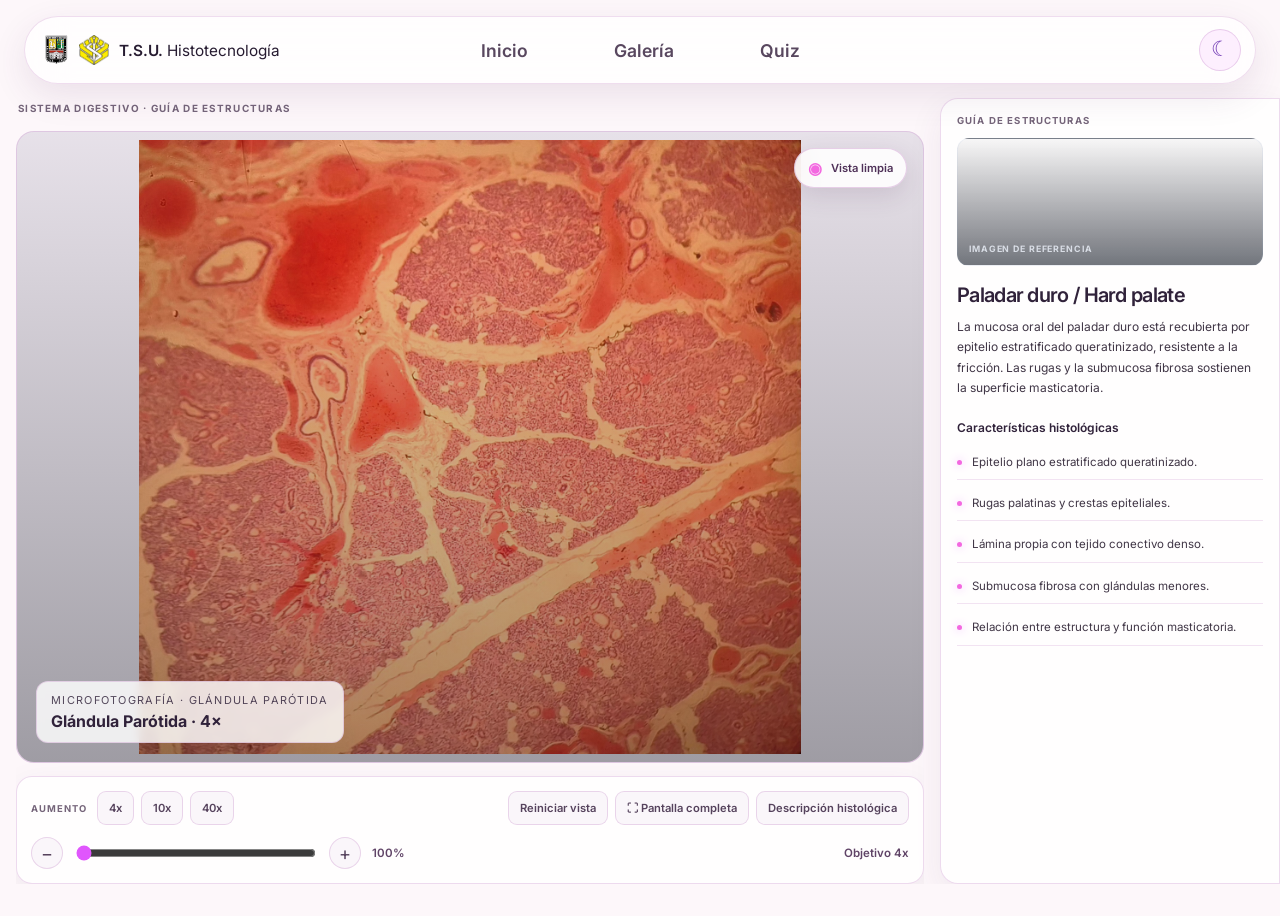
<file: visor.html>
<!DOCTYPE html>
<html lang="es">
  <head>
    <meta charset="UTF-8" />
    <meta name="viewport" content="width=device-width, initial-scale=1.0" />
    <meta name="theme-color" content="#fdf7fa" />
    <title>Visor de láminas | Histología II</title>
    <link rel="preconnect" href="https://fonts.googleapis.com" />
    <link rel="preconnect" href="https://fonts.gstatic.com" crossorigin />
    <link href="https://fonts.googleapis.com/css2?family=Cormorant+Garamond:wght@400;500;600;700&family=Inter:wght@400;500;600;700&display=swap" rel="stylesheet" />
    <script>
      document.documentElement.classList.add('light-mode');
    </script>
    <link rel="stylesheet" href="styles.css" />
  </head>
  <body>
    <div class="page-wrapper gallery-page viewer-page">
      <header class="dashboard-nav" aria-label="Navegación principal">
        <a class="dashboard-brand" href="index.html" aria-label="T.S.U. Histotecnología, inicio">
          <span class="header-brand-content">
            <img class="header-logo-icon" src="image/image_8.png" alt="Universidad de Carabobo" />
            <img class="header-logo-icon" src="image/image_7.png" alt="Histotecnología" />
            <span>T.S.U. <strong>Histotecnología</strong></span>
          </span>
        </a>
        <nav class="dashboard-links" id="siteNavigation" aria-label="Navegación principal">
          <a href="index.html">Inicio</a>
          <a href="galeria.html">Galería</a>
          <a href="quiz.html">Quiz</a>
        </nav>
        <div class="dashboard-nav-actions">
          <button class="theme-toggle" type="button" data-theme-toggle aria-label="Activar modo claro" aria-pressed="false">
            <span class="theme-toggle-icon" aria-hidden="true">☼</span>
          </button>
          <button class="menu-toggle" type="button" data-menu-toggle aria-controls="siteNavigation" aria-expanded="false" aria-label="Abrir menú de navegación">
            <span aria-hidden="true">☰</span>
          </button>
        </div>
      </header>

      <main class="viewer-layout" id="viewerLayout">
        <section class="viewer-panel" aria-labelledby="tissue-title">
          <div class="viewer-meta-strip">
            <span id="viewerChapter">SISTEMA DIGESTIVO · GUÍA DE ESTRUCTURAS</span>
          </div>

          <div class="viewer-stage" id="viewerStage" aria-label="Visor de referencia anatómica">
            <div class="viewer-image" id="viewerImage" role="group" aria-label="Microfotografía de parótida a 4×">
              <img class="viewer-image-source" id="viewerImageSource" src="image/parotida 4x.jpg" alt="" draggable="false" />
              <div class="annotation-layer" id="annotationLayer" aria-label="Anotaciones histológicas" aria-hidden="true"></div>
              <button type="button" class="annotation-toggle" id="toggleAnnotations" aria-controls="annotationLayer" aria-pressed="true" aria-label="Alternar etiquetas de las estructuras del yeyuno" hidden>
                <span class="annotation-toggle-dot" aria-hidden="true"></span>
                <span class="annotation-toggle-label">Etiquetas</span>
              </button>
              <div class="viewer-overlay">
                <span id="viewerImageCaption">MICROFOTOGRAFÍA · PARÓTIDA</span>
                <strong id="viewerImageTitle">Parótida · 4×</strong>
                <button type="button" class="viewer-caption-more btn-show-more" id="toggleCaptionDetails" aria-controls="captionDetailsPanel" aria-expanded="false" hidden>Mostrar más</button>
                <button type="button" class="viewer-caption-more btn-show-more" id="toggleCaptionDetails16" aria-controls="captionDetailsPanel16" aria-expanded="false" hidden>Mostrar más</button>
                <button type="button" class="viewer-caption-more btn-show-more" id="toggleCaptionDetails10" aria-controls="captionDetailsPanel10" aria-expanded="false" hidden>Mostrar más</button>
                <button type="button" class="viewer-caption-more btn-show-more" id="toggleCaptionDetails14" aria-controls="captionDetailsPanel14" aria-expanded="false" hidden>Mostrar más</button>
              </div>
            </div>
            <section class="viewer-caption-panel extended-info-panel" id="captionDetailsPanel" aria-label="Descripción histológica de la unión esofagogástrica" hidden>
              <button type="button" class="viewer-caption-close" id="closeCaptionDetails" aria-label="Cerrar descripción">×</button>
              <p>FIGURA 17-6. Microfotografía de la unión esofagogástrica. En esta vista panorámica se observa la transición histológica exacta entre el esófago y el estómago. El epitelio plano estratificado característico del esófago da paso de forma abrupta al epitelio cilíndrico simple que tapiza la mucosa gástrica. Dicha superficie presenta profundas depresiones conocidas como criptas gástricas, de cuyas bases emergen las glándulas cardiales (ubicadas en la zona más próxima al esófago) y las glándulas fúndicas o gástricas que se extienden por el resto de la mucosa. Asimismo, destaca una capa muscular externa engrosada. Aumento: 4x.</p>
              <p><em>Referencia: Ross. Histología: Texto y Atlas, 8.ª edición.</em></p>
              <button type="button" class="extended-info-close">Cerrar</button>
            </section>
            <section class="viewer-caption-panel extended-info-panel" id="captionDetailsPanel16" aria-label="Descripción histológica del íleon" hidden>
              <button type="button" class="viewer-caption-close" id="closeCaptionDetails16" aria-label="Cerrar descripción">×</button>
              <p>ÍLEON. Microfotografía de íleon con coloración H-E. El íleon es un órgano tubular cuya pared muestra las capas características del tubo digestivo. La mucosa presenta vellosidades intestinales y criptas de Lieberkühn, tapizadas por un epitelio cilíndrico simple con abundantes células caliciformes; en la lámina propia se observan cúmulos nodulares linfoides que constituyen las placas de Peyer. La submucosa contiene tejido conectivo denso, vasos sanguíneos y extensiones de las placas de Peyer. La capa muscular está formada por una capa circular interna y una longitudinal externa. Finalmente, la serosa o adventicia está constituida por tejido conectivo y mesotelio.</p>
              <p><em>Referencia: microfotografías obtenidas del libro ROSS. Histología: Texto y Atlas.</em></p>
              <button type="button" class="extended-info-close">Cerrar</button>
            </section>
            <section class="viewer-caption-panel extended-info-panel" id="captionDetailsPanel10" aria-label="Descripción histológica de las glándulas cardiales" hidden>
              <button type="button" class="viewer-caption-close" id="closeCaptionDetails10" aria-label="Cerrar descripción">×</button>
              <p>FIGURA 17-14. Microfotografía de glándulas cardiales. En esta microfotografía se muestra la unión esofagogástrica. Nótese la presencia de epitelio plano estratificado del esófago en el ángulo superior derecho de la microfotografía. Las glándulas cardiales son tubulares, un poco tortuosas y a veces ramificadas. Están formadas sobre todo por células mucosecretoras de aspecto similar al de las células de las glándulas esofágicas. La secreción mucosa alcanza la luz de la cripta gástrica a través de un conducto breve que contiene células cilíndricas. 240×.</p>
              <button type="button" class="extended-info-close">Cerrar</button>
            </section>
            <section class="viewer-caption-panel extended-info-panel" id="captionDetailsPanel14" aria-label="Descripción histológica de las glándulas de Brunner en el duodeno" hidden>
              <button type="button" class="viewer-caption-close" id="closeCaptionDetails14" aria-label="Cerrar descripción">×</button>
              <p>FIGURA 17-25. Microfotografía de las glándulas de Brunner en el duodeno. En esta microfotografía se muestra parte de la pared duodenal en un preparado teñido con H&amp;E. Una característica distintiva del duodeno es la presencia de las glándulas de Brunner. La línea discontinua marca el límite entre las vellosidades y las glándulas intestinales típicas (criptas de Lieberkühn). Estas últimas se extienden hacia la muscular de la mucosa. Debajo de la mucosa se encuentra la submucosa que contiene las glándulas de Brunner. Estas son glándulas tubulares ramificadas cuyos componentes secretores están formados por células cilíndricas. El conducto de las glándulas de Brunner se abre en la luz de la glándula intestinal (flechas). 120×.</p>
              <button type="button" class="extended-info-close">Cerrar</button>
            </section>
            <button type="button" class="viewer-overlay-toggle" id="toggleViewerOverlay" aria-pressed="false" aria-label="Ocultar controles y guía anatómica">
              <span aria-hidden="true">◉</span>
              <span class="viewer-overlay-toggle-label">Vista limpia</span>
            </button>
          </div>

          <div class="viewer-controls" aria-label="Controles del zoom y navegación">
            <div class="viewer-tool-row">
              <div class="zoom-preset-row" aria-label="Aumento del objetivo">
                <span class="toolbar-label">AUMENTO</span>
                <button type="button" data-zoom="1" data-magnification="4" data-image="image/parotida 4x.jpg" aria-pressed="true">4x</button>
                <button type="button" data-zoom="1" data-magnification="4" data-image-key="4-second" aria-label="4x, segunda imagen" aria-pressed="false" hidden>4x</button>
                <button type="button" data-zoom="1.7" data-magnification="10" data-image="image/parotida 10x.jpg" aria-pressed="false">10x</button>
                <button type="button" data-zoom="1.7" data-magnification="10" data-image-key="10-second" aria-label="10x, segunda imagen" aria-pressed="false" hidden>10x</button>
                <button type="button" data-zoom="4" data-magnification="40" data-image="image/parotida 40x.jpg" aria-pressed="false">40x</button>
                <button type="button" data-zoom="4" data-magnification="40" data-image-key="40-second" aria-label="40x, segunda imagen" aria-pressed="false" hidden>40x</button>
              </div>
              <div class="viewer-utility-actions">
                <button type="button" id="resetView" aria-label="Reiniciar vista">Reiniciar vista</button>
                <button type="button" id="toggleFullscreen" aria-label="Activar pantalla completa">⛶ <span>Pantalla completa</span></button>
                <button type="button" class="info-toggle" id="toggleInfo" aria-controls="tissueInfo" aria-expanded="false">Descripción histológica</button>
              </div>
            </div>

            <div class="zoom-manual-row">
              <button type="button" class="zoom-action" id="zoomOut" aria-label="Reducir zoom">−</button>
              <input id="zoomSlider" type="range" min="100" max="400" step="5" value="100" aria-label="Control de zoom manual" />
              <button type="button" class="zoom-action" id="zoomIn" aria-label="Aumentar zoom">+</button>
              <span class="zoom-readout" id="zoomReadout">100%</span>
              <span class="viewer-magnification" id="magnificationReadout">Objetivo 4x</span>
            </div>
            <p class="viewer-status" id="viewerStatus" aria-live="polite"></p>
          </div>
        </section>

        <aside class="info-panel" id="tissueInfo" aria-labelledby="tissue-title">
          <div class="info-panel-heading">
            <span class="info-kicker">GUÍA DE ESTRUCTURAS</span>
            <button type="button" id="closeInfo" aria-label="Cerrar panel anatómico">×</button>
          </div>
          <div class="info-thumb" aria-hidden="true"><img id="referenceImage" alt="" hidden /><span>IMAGEN DE REFERENCIA</span></div>

          <div class="info-copy">
            <h1 id="tissue-title">Paladar Duro / Hard Palate</h1>
            <h2 class="structures-title" id="tissueDescriptionTitle" hidden></h2>
            <div id="tissueDescription">
              La mucosa oral del paladar duro está recubierta por un epitelio estratificado queratinizado
              que ofrece protección frente a la mordida, la fricción y la temperatura. La superficie presenta
              una arquitectura de elevaciones y crestas con una submucosa densa y muy vascularizada.
            </div>

            <h2 class="structures-title" id="structuresTitle">Características histológicas</h2>
            <div id="tissueStructures">
              <ul>
                <li>Mucosa oral con epitelio estratificado queratinizado.</li>
                <li>Rugae palatinas y crestas longitudinales.</li>
                <li>Papilas dérmicas con tejido conectivo denso.</li>
                <li>Submucosa fibrosa y resistente con glándulas menores.</li>
                <li>Relación entre estructura y función masticatoria.</li>
              </ul>
            </div>
          </div>
        </aside>
        <button type="button" class="info-backdrop" id="infoBackdrop" aria-label="Cerrar panel anatómico"></button>
      </main>
    </div>

    <script src="script.js"></script>
    <script src="visor.js"></script>
  </body>
</html>
</file>
<file: styles.css>
:root {
  --color-rose: #F2D8E6;
  --color-pink: #D948A6;
  --color-purple: #6E038C;

  --purple-bg: #6E038C;
  --purple-bg-dark: #4a0268;
  --purple-deep: #6E038C;
  --purple-soft: #D948A6;
  --purple-lighter: #e6a5d0;
  --purple-light: #F2D8E6;
  --pink-soft: #f6dbe8;
  --pink-pale: #fff5fa;
  --panel-bg: #fff7fb;
  --button-bg: #7F00B1;
  --button-shadow: rgba(110, 3, 140, 0.2);
  --gold: #e1b63e;
}

* {
  box-sizing: border-box;
}

html, body {
  margin: 0;
  padding: 0;
  min-height: 100%;
  overflow-x: hidden;
  background-color: #0d0d15;
  font-family: "Inter", sans-serif;
}

body {
  min-height: 100vh;
  background-color: #0d0d15;
}

button {
  font: inherit;
}

.page-wrapper {
  width: 100%;
  max-width: 100%;
  min-height: 982px;
  height: auto;
  margin: 0;
  padding: 0;
  background: transparent;
  opacity: 1;
  transform: rotate(0deg);
  box-sizing: border-box;
}

.top-header {
  width: 100%;
  height: 136px;
  display: flex;
  flex-direction: column;
  align-items: flex-start;
  gap: 19px;
  margin: 18px 0 0;
  padding: 0 0;
  background: transparent;
  opacity: 1;
  transform: rotate(0deg);
  position: relative;
}

.brand-image {
  position: relative;
  width: clamp(260px, 32vw, 485px);
  height: clamp(54px, 6.7vw, 101px);
  left: 0;
  top: 0;
  opacity: 1;
  transform: rotate(0deg);
  background: url("image/logo.png") center / contain no-repeat;
}

.tab-panel {
  width: 100%;
  height: 72px;
  margin: 0 0 18px;
  position: relative;
  left: 0;
  top: 0;
  background: rgba(240, 238, 240, 0.97);
  border-radius: 40px;
  padding: 0 20px;
  box-shadow: inset 0 0 0 1px rgba(0,0,0,0.02);
  display: flex;
  align-items: center;
  box-sizing: border-box;
}

.tab-bar {
  width: 100%;
  display: flex;
  justify-content: space-between;
  align-items: center;
  gap: 0;
}

.tab {
  display: flex;
  align-items: center;
  justify-content: center;
  gap: 16px;
  width: clamp(128px, 14vw, 192px);
  height: clamp(42px, 3.5vw, 52px);
  border: 0;
  border-radius: 34px;
  background: #7F00B1;
  box-shadow: 0 8px 0 rgba(110, 3, 140, 0.2);
  color: #fff;
  font-family: "Roboto", sans-serif;
  font-size: clamp(16px, 1.5vw, 23px);
  letter-spacing: -0.04em;
  font-weight: 600;
  cursor: pointer;
}

.tab-icon {
  width: clamp(32px, 3.2vw, 42px);
  height: clamp(32px, 3.2vw, 42px);
  flex-shrink: 0;
}

.tab.active {
  background: #7F00B1;
}

.tab-link {
  text-decoration: none;
}

.banner-section {
  position: relative;
  width: 100%;
  height: clamp(420px, 48vw, 724px);
  left: 0;
  top: 19px;
  margin: 0 auto;
  overflow: hidden;
  background: #f3efe8;
}

.banner-image {
  position: absolute;
  inset: 0;
  background-position: center;
  background-size: cover;
  background-repeat: no-repeat;
  filter: saturate(0.9) contrast(1.05);
  transition: background-image 0.2s ease-in-out;
}

.banner-glass {
  position: absolute;
  width: 100%;
  height: 100%;
  left: 0;
  top: 0;
  background: rgba(255, 255, 255, 0.2);
  box-shadow: -8px 8px 7.6px rgba(0, 0, 0, 0.25);
}

.banner-title-box {
  position: absolute;
  left: 50%;
  top: 31%;
  width: min(90vw, 760px);
  min-height: clamp(86px, 10vw, 126px);
  padding: clamp(18px, 2vw, 28px) clamp(20px, 3vw, 36px);
  transform: translate(-50%, -50%);
  background: rgba(255, 255, 255, 0.7);
  box-shadow: -8px 8px 7.6px rgba(0, 0, 0, 0.6);
  border-radius: 16px;
  display: flex;
  align-items: center;
  justify-content: center;
  text-align: center;
  margin-bottom: 72px;
}

.banner-title-box h2 {
  margin: 0;
  width: 100%;
  font-family: "Roboto", sans-serif;
  font-style: normal;
  font-weight: 800;
  font-size: clamp(24px, 2.7vw, 40px);
  line-height: 1.2;
  text-align: center;
  letter-spacing: 0.5px;
  color: #7F00B1;
}

.banner-text-box {
  position: absolute;
  left: 50%;
  top: 52%;
  width: min(94vw, 980px);
  min-height: clamp(170px, 22vw, 284px);
  transform: translate(-50%, -50%);
  background: rgba(255, 255, 255, 0.78);
  box-shadow: -8px 8px 7.6px rgba(0, 0, 0, 0.6);
  border-radius: 16px;
  display: flex;
  align-items: center;
  justify-content: center;
  padding: clamp(16px, 2vw, 28px) clamp(18px, 3vw, 42px);
  margin-top: 72px;
}

.banner-text-box p {
  margin: 0;
  width: min(100%, 860px);
  font-family: "Roboto", sans-serif;
  font-style: normal;
  font-weight: 400;
  font-size: clamp(14px, 1.55vw, 24px);
  line-height: 1.2;
  text-align: center;
  letter-spacing: 0.5px;
  color: #000000;
}

.history-section {
  width: 100%;
  max-width: 1750px;
  margin: 100px auto 0;
  padding: 0 16px 32px;
  position: relative;
}

.history-intro-card {
  width: min(100%, 1050px);
  margin: 0 auto 120px;
  background: rgba(255, 255, 255, 0.92);
  border-radius: 28px;
  box-shadow: -8px 8px 8px rgba(0, 0, 0, 0.2);
  padding: clamp(18px, 2vw, 28px) clamp(20px, 2.6vw, 34px);
  display: flex;
  flex-direction: column;
  justify-content: center;
}

.history-intro-card h2 {
  margin: 0 0 56px;
  width: 100%;
  text-align: center;
  font-family: "Roboto", sans-serif;
  font-size: clamp(28px, 2.8vw, 46px);
  letter-spacing: 0.04em;
  font-weight: 800;
  color: #7F00B1;
}

.history-intro-card p {
  margin: 0;
  font-family: "Roboto", sans-serif;
  font-size: clamp(14px, 1.55vw, 24px);
  line-height: 1.2;
  text-align: center;
  letter-spacing: 0.5px;
  font-weight: 400;
  color: #111;
}

.history-story-row {
  display: grid;
  grid-template-columns: minmax(0, 1.15fr) minmax(260px, 1fr);
  gap: clamp(10px, 1.8vw, 18px);
  align-items: center;
  position: relative;
  z-index: 1;
  margin-left: -28px;
  margin-right: -28px;
}

.history-copy-card {
  background: rgba(255, 255, 255, 0.92);
  border-radius: 34px;
  box-shadow: -8px 8px 8px rgba(0, 0, 0, 0.2);
  padding: clamp(20px, 2.2vw, 34px);
  display: flex;
  align-items: center;
  justify-content: center;
  min-height: clamp(280px, 30vw, 360px);
  margin-left: 0;
  margin-right: 12px;
  width: min(100%, 820px);
}

.history-copy-card p {
  margin: 0;
  font-family: "Roboto", sans-serif;
  font-size: clamp(14px, 1.55vw, 24px);
  line-height: 1.2;
  letter-spacing: 0.5px;
  font-weight: 400;
  color: #111;
}

.history-image-card {
  width: 100%;
  max-width: 790px;
  height: clamp(220px, 24vw, 320px);
  border-radius: 34px;
  background: rgba(255, 255, 255, 0.92);
  box-shadow: -8px 8px 8px rgba(0, 0, 0, 0.2);
  padding: 0;
  display: flex;
  align-items: stretch;
  justify-content: stretch;
  overflow: hidden;
  margin-left: auto;
  margin-top: 0;
  margin-right: 0;
  justify-self: end;
  transform: translateX(18px);
}

.history-image-card img {
  display: block;
  width: 100%;
  height: 100%;
  object-fit: cover;
  object-position: center;
  border-radius: 34px;
}

.feature-story {
  width: 100%;
  max-width: 1750px;
  margin: 88px auto 0;
  padding: 0 16px 32px;
  position: relative;
}

.feature-story-row {
  display: grid;
  grid-template-columns: minmax(0, 1fr) minmax(260px, 1.15fr);
  gap: clamp(10px, 1.8vw, 18px);
  align-items: center;
  position: relative;
  z-index: 1;
  margin-left: -42px;
  margin-right: -42px;
}

.feature-image-card {
  width: 100%;
  max-width: 790px;
  height: 320px;
  border-radius: 34px;
  background: rgba(255, 255, 255, 0.92);
  box-shadow: -8px 8px 8px rgba(0, 0, 0, 0.2);
  padding: 0;
  display: flex;
  align-items: stretch;
  justify-content: stretch;
  overflow: hidden;
  margin-left: 0;
  margin-top: 0;
  margin-right: auto;
  justify-self: start;
  transform: translateX(0);
}

.feature-image-card img {
  display: block;
  width: 100%;
  height: 100%;
  object-fit: cover;
  object-position: center;
  border-radius: 34px;
}

.feature-copy-card {
  background: rgba(255, 255, 255, 0.92);
  border-radius: 34px;
  box-shadow: -8px 8px 8px rgba(0, 0, 0, 0.2);
  padding: clamp(20px, 2.2vw, 34px);
  display: flex;
  align-items: center;
  justify-content: center;
  min-height: clamp(280px, 30vw, 360px);
  margin-left: 0;
  margin-right: 0;
  width: min(100%, 820px);
  justify-self: end;
}

.feature-copy-card p {
  margin: 0;
  font-family: "Roboto", sans-serif;
  font-size: clamp(14px, 1.55vw, 24px);
  line-height: 1.2;
  letter-spacing: 0.5px;
  font-weight: 400;
  color: #111;
  text-align: left;
}

.story-panel {
  width: 100%;
  max-width: 1440px;
  margin: 110px auto 0;
  padding: 0 0 32px;
}

.story-panel-inner {
  width: 1340px;
  height: 520px;
  max-width: calc(100% - 40px);
  background: rgba(255, 255, 255, 0.92);
  border-radius: 34px;
  box-shadow: -8px 8px 8px rgba(0, 0, 0, 0.2);
  padding: 34px 42px;
  display: flex;
  align-items: center;
  justify-content: center;
  margin-left: 101px;
  opacity: 1;
}

.story-panel-inner p {
  margin: 0;
  width: 100%;
  font-family: "Roboto", sans-serif;
  font-size: clamp(18px, 1.55vw, 26px);
  line-height: 1.38;
  color: #111;
  letter-spacing: 0.2px;
  text-align: left;
}

.site-footer {
  width: 100%;
  background: #ffffff;
  color: #3a2a44;
  margin-top: 78px;
}

.footer-grid {
  display: grid;
  grid-template-columns: repeat(4, minmax(180px, 1fr));
  gap: 0;
  width: 100%;
  border-top: 1px solid #8b4ba3;
  border-bottom: 1px solid #8b4ba3;
}

.footer-column {
  min-height: 244px;
  padding: 28px 26px 18px;
  border-right: 1px solid #8b4ba3;
}

.footer-column:last-child {
  border-right: none;
}

.footer-column h3 {
  margin: 0 0 18px;
  font-size: clamp(18px, 1.5vw, 26px);
  line-height: 1.25;
  font-family: "Roboto", sans-serif;
  font-weight: 700;
  color: #3d2250;
}

.footer-column p {
  margin: 0;
  font-size: clamp(13px, 1vw, 18px);
  line-height: 1.5;
  color: #4d385d;
  font-family: "Roboto", sans-serif;
}

.footer-newsletter {
  display: flex;
  flex-direction: column;
  justify-content: flex-start;
  padding-top: 20px;
}

.newsletter-box {
  margin-top: 12px;
  display: flex;
  align-items: center;
  gap: 10px;
  width: 100%;
  max-width: 270px;
  min-height: 42px;
  background: #f6f0fa;
  border: 1px solid #8b4ba3;
  border-radius: 12px;
  padding: 8px 12px;
  color: #4d385d;
  font-size: 0.9rem;
}

.mail-icon {
  width: 18px;
  height: 18px;
  display: inline-flex;
  align-items: center;
  justify-content: center;
}

.mail-icon svg {
  width: 16px;
  height: 16px;
}

.subscribe-btn {
  margin-top: 18px;
  align-self: flex-start;
  background: #7F00B1;
  border: 1px solid #7F00B1;
  border-radius: 12px;
  color: #fff;
  font-weight: 700;
  font-size: 0.82rem;
  letter-spacing: 0.08em;
  padding: 10px 18px;
  cursor: pointer;
}

.footer-bottom {
  display: flex;
  align-items: center;
  justify-content: space-between;
  gap: 18px;
  min-height: 62px;
  padding: 0 18px;
  font-size: 0.95rem;
  color: #ffffff;
  font-family: "Roboto", sans-serif;
  background: #8f4dad;
  border-top: 1px solid #8b4ba3;
}

.footer-bottom-text {
  flex: 1;
  text-align: left;
}

.social-icons {
  display: flex;
  align-items: center;
  gap: 12px;
}

.social-btn {
  width: 28px;
  height: 28px;
  border-radius: 50%;
  border: 1px solid rgba(255, 255, 255, 0.9);
  background: rgba(255, 255, 255, 0.15);
  color: #ffffff;
  display: inline-flex;
  align-items: center;
  justify-content: center;
  cursor: pointer;
}

.social-btn svg {
  width: 16px;
  height: 16px;
}

.gallery-page {
  min-height: 100vh;
  background: linear-gradient(180deg, #f2d8e6 0%, #fff9fc 36%, #f7eaf3 100%);
  color: #25152b;
  font-family: "Inter", sans-serif;
}

.gallery-header {
  width: min(1180px, calc(100% - 40px));
  margin: 0 auto;
  padding: 24px 0 18px;
  display: flex;
  align-items: center;
  justify-content: space-between;
  gap: 24px;
}

.gallery-brand {
  display: inline-flex;
  align-items: center;
  min-width: 0;
}

.gallery-brand img {
  display: block;
  width: clamp(210px, 27vw, 310px);
  height: 64px;
  object-fit: contain;
  object-position: left center;
}

.gallery-nav {
  display: flex;
  align-items: center;
  gap: 8px;
  padding: 6px;
  background: #fff;
  border: 1px solid rgba(110, 3, 140, 0.12);
  border-radius: 999px;
  box-shadow: 0 8px 22px rgba(68, 25, 76, 0.08);
}

.gallery-nav a,
.gallery-nav button {
  display: inline-flex;
  align-items: center;
  justify-content: center;
  padding: 11px 22px;
  border: 0;
  border-radius: 999px;
  background: transparent;
  color: #4f3a55;
  font: inherit;
  font-size: 0.92rem;
  font-weight: 600;
  line-height: normal;
  text-decoration: none;
  cursor: pointer;
  transition: background-color 160ms ease, color 160ms ease;
}

.gallery-nav a:hover,
.gallery-nav button:hover,
.gallery-nav a:focus-visible,
.gallery-nav button:focus-visible,
.gallery-nav a[aria-current="page"] {
  background: #7f00b1;
  color: #fff;
}

.gallery-main {
  width: min(1180px, calc(100% - 40px));
  margin: 0 auto;
}

.gallery-intro {
  max-width: 820px;
  margin: 14px auto 62px;
  padding: clamp(28px, 5vw, 54px);
  text-align: center;
  background: rgba(255, 255, 255, 0.88);
  border: 1px solid rgba(110, 3, 140, 0.12);
  border-radius: 12px;
  box-shadow: 0 16px 42px rgba(68, 25, 76, 0.09);
}

.gallery-eyebrow {
  margin: 0 0 8px;
  color: #8b3d91;
  font-size: 0.72rem;
  font-weight: 700;
  letter-spacing: 0.12em;
  text-transform: uppercase;
}

.gallery-intro h1 {
  margin: 0 0 14px;
  color: #650780;
  font-family: "Cormorant Garamond", serif;
  font-size: clamp(2.5rem, 6vw, 4rem);
  font-weight: 700;
  line-height: 1;
}

.gallery-intro > p:last-child {
  max-width: 690px;
  margin: 0 auto;
  color: #514253;
  font-size: 0.98rem;
  line-height: 1.7;
}

.gallery-section {
  margin: 0 0 68px;
}

.gallery-section-heading {
  max-width: 780px;
  margin: 0 auto 28px;
  text-align: center;
}

.gallery-section-heading h2 {
  display: inline-block;
  margin: 0 0 10px;
  padding: 0 14px 8px;
  color: #321b38;
  font-family: "Cormorant Garamond", serif;
  font-size: clamp(1.8rem, 3vw, 2.45rem);
  font-weight: 700;
  line-height: 1.1;
  border-bottom: 2px solid #9e42ad;
}

.gallery-section-heading > p:last-child {
  margin: 4px 0 0;
  color: #5c4c5e;
  font-size: 0.9rem;
  line-height: 1.6;
}

.gallery-section-heading > .gallery-section-description {
  margin: 8px auto 0;
  color: #5c4c5e;
  font-size: 0.9rem;
  line-height: 1.6;
  text-align: left;
}

.gallery-layer-list {
  display: grid;
  gap: 6px;
  max-width: 720px;
  margin: 10px auto;
  padding-left: 22px;
  color: #5c4c5e;
  font-size: 0.9rem;
  line-height: 1.6;
  text-align: left;
}

.gallery-layer-list li::marker {
  color: #d770d0;
}

.chapter-grid {
  display: grid;
  grid-template-columns: repeat(4, minmax(0, 1fr));
  gap: 22px 18px;
}

.chapter-card {
  min-width: 0;
  overflow: hidden;
  background: #fff;
  border: 1px solid #dfc9df;
  border-radius: 8px;
  box-shadow: 0 5px 15px rgba(59, 25, 66, 0.07);
  transition: transform 180ms ease, box-shadow 180ms ease;
}

.chapter-card:hover {
  transform: translateY(-3px);
  box-shadow: 0 10px 22px rgba(59, 25, 66, 0.13);
}

.chapter-image {
  display: grid;
  place-items: center;
  aspect-ratio: 1.58 / 1;
  padding: 12px;
  background: linear-gradient(135deg, #f2d8e6, #efd5f4 52%, #e5e8f6);
  color: #795681;
  text-align: center;
}

.chapter-image span {
  padding: 7px 10px;
  background: rgba(255, 255, 255, 0.78);
  border: 1px solid rgba(101, 7, 128, 0.16);
  border-radius: 4px;
  font-size: 0.7rem;
  font-weight: 600;
}

.chapter-image-has-photo {
  padding: 0;
  overflow: hidden;
}

.chapter-image-has-photo img {
  display: block;
  box-sizing: border-box;
  width: 100%;
  height: 100%;
  padding: 6px;
  object-fit: contain;
  object-position: center;
}

.chapter-content {
  padding: 13px 14px 15px;
}

.chapter-content h3 {
  margin: 0 0 4px;
  color: #291a2c;
  font-size: 0.94rem;
  font-weight: 700;
}

.chapter-content p {
  min-height: 2.7em;
  margin: 0 0 12px;
  color: #635565;
  font-size: 0.8rem;
  line-height: 1.4;
}

.chapter-more {
  display: inline-flex;
  align-items: center;
  justify-content: center;
  min-height: 34px;
  padding: 7px 15px;
  border: 0;
  border-radius: 999px;
  background: #7f00b1;
  color: #fff;
  font: inherit;
  font-size: 0.76rem;
  font-weight: 700;
  text-decoration: none;
  cursor: pointer;
  transition: background-color 160ms ease;
}

.chapter-more:hover,
.chapter-more:focus-visible {
  background: #4a0268;
}

.gallery-page .site-footer {
  margin-top: 20px;
}

.gallery-page .footer-grid {
  grid-template-columns: repeat(4, minmax(0, 1fr));
}

.gallery-page .footer-column {
  min-width: 0;
}

.gallery-page .footer-bottom-text {
  margin: 0;
}

@media (max-width: 900px) {
  .chapter-grid {
    grid-template-columns: repeat(3, minmax(0, 1fr));
  }

  .gallery-page .footer-grid {
    grid-template-columns: repeat(2, minmax(0, 1fr));
  }
}

@media (max-width: 620px) {
  .gallery-header {
    width: min(100% - 28px, 500px);
    flex-direction: column;
    gap: 12px;
  }

  .gallery-brand img {
    width: min(74vw, 280px);
  }

  .gallery-nav {
    width: 100%;
    justify-content: space-around;
  }

  .gallery-nav a,
  .gallery-nav button {
    flex: 1;
    min-width: 0;
    padding: 10px 6px;
    font-size: 0.82rem;
    text-align: center;
  }

  .gallery-main {
    width: calc(100% - 28px);
  }

  .gallery-intro {
    margin: 8px auto 44px;
    padding: 28px 20px;
  }

  .gallery-section {
    margin-bottom: 52px;
  }

  .chapter-grid {
    grid-template-columns: repeat(2, minmax(0, 1fr));
    gap: 14px 12px;
  }

  .chapter-content {
    padding: 11px;
  }

  .gallery-page .footer-grid {
    grid-template-columns: 1fr;
  }

  .gallery-page .footer-column {
    min-height: auto;
    border-right: 0;
    border-bottom: 1px solid #8b4ba3;
  }

  .gallery-page .footer-column:last-child {
    border-bottom: 0;
  }

  .gallery-page .footer-bottom {
    min-height: 58px;
    padding: 12px 16px;
    text-align: center;
  }
}

@media (max-width: 380px) {
  .chapter-grid {
    grid-template-columns: 1fr;
  }
}

.viewer-page {
  min-height: 100vh;
  background: linear-gradient(180deg, #f2d8e6 0%, #f9f3f7 38%, #f2e5ee 100%);
  color: #25152b;
}

.viewer-header {
  width: min(1460px, calc(100% - 20px));
  margin: 0 auto;
  padding-top: 18px;
}

.viewer-layout {
  width: min(1460px, calc(100% - 18px));
  margin: 10px auto 0;
  display: grid;
  grid-template-columns: minmax(0, 2.4fr) minmax(270px, 0.8fr);
  gap: 18px;
  align-items: start;
  padding-bottom: 26px;
}

.viewer-panel {
  background: rgba(255, 255, 255, 0.92);
  border: 1px solid rgba(110, 3, 140, 0.18);
  border-radius: 18px;
  box-shadow: 0 14px 30px rgba(82, 34, 93, 0.08);
  padding: 12px 12px 10px;
}

.viewer-meta-strip {
  display: flex;
  align-items: center;
  justify-content: flex-start;
  margin-bottom: 10px;
  padding: 0 6px;
  color: #5d2d71;
  font-size: 0.76rem;
  font-weight: 700;
  letter-spacing: 0.08em;
  text-transform: uppercase;
}

.viewer-stage {
  position: relative;
  width: 100%;
  height: min(72vh, 760px);
  min-height: 500px;
  overflow: hidden;
  border-radius: 18px;
  background: #efe4e9;
  border: 1px solid rgba(110, 3, 140, 0.15);
  cursor: grab;
  user-select: none;
}

.viewer-image {
  position: absolute;
  inset: 0;
  background-image: url("https://images.unsplash.com/photo-1576091160550-2173dba999ef?auto=format&fit=crop&w=1600&q=80");
  background-position: center center;
  background-repeat: no-repeat;
  background-size: cover;
  transition: background-size 120ms ease, background-position 120ms ease;
}

.viewer-image::before {
  content: "";
  position: absolute;
  inset: 0;
  background: linear-gradient(180deg, rgba(255,255,255,0.04), rgba(36,20,41,0.16));
}

.viewer-overlay {
  position: absolute;
  left: 18px;
  bottom: 18px;
  z-index: 1;
  display: flex;
  flex-direction: column;
  gap: 4px;
  padding: 10px 14px;
  border-radius: 12px;
  background: rgba(17, 9, 20, 0.46);
  color: #fff;
  backdrop-filter: blur(4px);
}

.viewer-overlay span {
  font-size: 0.68rem;
  letter-spacing: 0.12em;
  text-transform: uppercase;
  opacity: 0.82;
}

.viewer-overlay strong {
  font-size: 1rem;
}

.viewer-controls {
  display: flex;
  align-items: center;
  justify-content: space-between;
  gap: 12px;
  flex-wrap: wrap;
  margin-top: 16px;
  padding: 0 4px 4px;
}

.zoom-preset-row {
  display: flex;
  align-items: center;
  flex-wrap: wrap;
  gap: 8px;
}

.zoom-preset-row button {
  min-height: 34px;
  padding: 0 12px;
  border: 1px solid rgba(110, 3, 140, 0.2);
  border-radius: 999px;
  background: #f6f0f7;
  color: #4a2d4f;
  font: inherit;
  font-size: 0.84rem;
  font-weight: 700;
  cursor: pointer;
}

.zoom-preset-row button:hover,
.zoom-preset-row button:focus-visible {
  background: #e9d4ee;
}

.zoom-manual-row {
  display: flex;
  align-items: center;
  gap: 10px;
  flex: 1;
  min-width: 220px;
  justify-content: center;
}

.zoom-action {
  width: 36px;
  height: 36px;
  border: 1px solid rgba(110, 3, 140, 0.2);
  border-radius: 50%;
  background: #fff;
  color: #4a2d4f;
  font: inherit;
  font-size: 1.35rem;
  line-height: 1;
  cursor: pointer;
}

#zoomSlider {
  width: min(260px, 32vw);
  accent-color: #7f00b1;
}

.zoom-readout {
  min-width: 52px;
  text-align: center;
  color: #4a2d4f;
  font-weight: 700;
}

.viewer-navigation {
  display: flex;
  align-items: center;
  gap: 8px;
  color: #4a2d4f;
  font-weight: 700;
}

.viewer-navigation button {
  width: 36px;
  height: 36px;
  border: 1px solid rgba(110, 3, 140, 0.2);
  border-radius: 50%;
  background: #fff;
  color: #4a2d4f;
  font: inherit;
  font-size: 1.2rem;
  cursor: pointer;
}

.viewer-navigation span {
  margin-left: 8px;
  font-size: 0.82rem;
  letter-spacing: 0.04em;
}

.info-panel {
  background: rgba(255, 255, 255, 0.92);
  border: 1px solid rgba(110, 3, 140, 0.18);
  border-radius: 18px;
  box-shadow: 0 14px 30px rgba(82, 34, 93, 0.08);
  padding: 14px 14px 16px;
}

.info-thumb {
  width: 100%;
  min-height: 160px;
  border-radius: 12px;
  background-image: url("https://images.unsplash.com/photo-1538108149393-fbbd81895907?auto=format&fit=crop&w=1000&q=80");
  background-size: cover;
  background-position: center;
  border: 1px solid rgba(110, 3, 140, 0.14);
}

.info-copy {
  padding-top: 16px;
}

.info-copy h1 {
  margin: 0 0 10px;
  color: #3d1e48;
  font-family: "Cormorant Garamond", serif;
  font-size: clamp(2rem, 2.4vw, 2.8rem);
  line-height: 1;
}

.info-copy p {
  margin: 0 0 12px;
  color: #504152;
  font-size: 0.95rem;
  line-height: 1.65;
}

.info-copy ul {
  margin: 0;
  padding-left: 18px;
  color: #473a49;
  font-size: 0.93rem;
  line-height: 1.7;
}

.info-copy li + li {
  margin-top: 6px;
}

@media (max-width: 980px) {
  .viewer-layout {
    grid-template-columns: 1fr;
  }

  .viewer-stage {
    height: 54vh;
    min-height: 420px;
  }
}

@media (max-width: 620px) {
  .viewer-layout {
    width: min(100% - 14px, 520px);
  }

  .viewer-panel,
  .info-panel {
    border-radius: 16px;
  }

  .viewer-stage {
    min-height: 360px;
    height: 42vh;
  }

  .viewer-controls {
    flex-direction: column;
    align-items: stretch;
  }

  .zoom-manual-row {
    justify-content: space-between;
  }

  #zoomSlider {
    width: min(100%, 180px);
  }
}

@media (max-width: 260px) {
  .gallery-nav a,
  .gallery-nav button {
    padding: 8px 2px;
    font-size: 0.72rem;
  }
}

@media (max-width: 900px) {
  .history-story-row {
    grid-template-columns: 1fr;
    margin-left: 0;
    margin-right: 0;
  }

  .history-image-card {
    max-width: 100%;
    margin-left: 0;
    transform: none;
  }

  .history-copy-card {
    width: 100%;
    margin-right: 0;
  }

  .feature-story {
    padding: 0 12px 24px;
  }

  .feature-story-row {
    grid-template-columns: 1fr;
    margin-left: 0;
    margin-right: 0;
  }

  .feature-image-card {
    max-width: 100%;
    width: 100%;
    margin-left: 0;
    margin-right: 0;
    justify-self: stretch;
    transform: none;
    height: clamp(220px, 50vw, 320px);
  }

  .feature-copy-card {
    width: 100%;
    min-height: 260px;
    margin-right: 0;
  }

  .story-panel {
    padding: 0 12px 24px;
  }

  .story-panel-inner {
    width: 100%;
    max-width: none;
    height: auto;
    min-height: 260px;
    margin-left: 0;
    padding: 22px 20px;
  }
}

@media (max-width: 600px) {
  .story-panel-inner p {
    font-size: clamp(16px, 4vw, 20px);
    line-height: 1.5;
  }

  .feature-copy-card p {
    font-size: clamp(16px, 4vw, 20px);
  }
}

.about-section {
  position: relative;
  width: min(100%, 1300px);
  margin: 260px auto 0;
  display: grid;
  grid-template-columns: 1.2fr 1fr;
  gap: 32px;
  align-items: center;
  padding: 0 24px;
}

.about-copy {
  color: #2d2046;
}

.about-copy h2 {
  margin: 0 0 18px;
  font-family: "Cormorant Garamond", serif;
  font-size: clamp(2.6rem, 3vw, 4rem);
  line-height: 0.95;
  letter-spacing: -0.05em;
  font-weight: 600;
}

.about-copy p {
  margin: 0;
  max-width: 600px;
  font-size: 1.1rem;
  line-height: 1.7;
  color: rgba(45, 32, 70, 0.76);
}

.about-cards {
  display: grid;
  grid-template-columns: repeat(2, minmax(180px, 1fr));
  gap: 20px;
}

.info-card {
  min-height: 160px;
  background: rgba(255, 255, 255, 0.72);
  border: 1px solid rgba(156, 99, 190, 0.18);
  border-radius: 26px;
  padding: 24px 22px;
  box-shadow: 0 12px 30px rgba(61, 28, 82, 0.08);
}

.info-card strong {
  display: block;
  margin-bottom: 10px;
  font-size: 1.1rem;
  color: #2d2046;
}

.info-card span {
  font-size: 0.98rem;
  line-height: 1.5;
  color: rgba(45, 32, 70, 0.7);
}

.tab-icon {
  position: relative;
  display: flex;
  flex-direction: column;
  justify-content: center;
  align-items: center;
  padding: 0px;
  width: 18px;
  height: 18px;
  background: transparent;
  border-radius: 20px;
  flex: none;
  order: 0;
  flex-grow: 0;
  color: #fff;
}

.home-icon {
  width: 18px;
  height: 18px;
  border-radius: 4px;
  background: transparent;
  box-shadow: none;
}

.home-icon::before {
  content: "";
  position: absolute;
  left: 50%;
  top: 5px;
  width: 11px;
  height: 11px;
  transform: translateX(-50%) rotate(45deg);
  border-left: 3px solid #fff;
  border-top: 3px solid #fff;
}

.home-icon::after {
  content: "";
  position: absolute;
  left: 50%;
  bottom: 2px;
  width: 15px;
  height: 9px;
  transform: translateX(-50%);
  background: rgba(255,255,255,0.9);
  border-radius: 2px 2px 4px 4px;
}

.gallery-icon {
  width: 18px;
  height: 18px;
  border-radius: 0;
  background: transparent;
  box-shadow: none;
}

@media (max-width: 820px) {
  .top-header {
    width: calc(100% - 20px);
    height: auto;
    min-height: 120px;
    padding: 0 12px;
    margin-top: 18px;
  }

  .brand-image {
    width: min(100%, 320px);
    height: 82px;
  }

  .tab-panel {
    width: calc(100% - 18px);
    height: auto;
    padding: 12px;
    border-radius: 24px;
  }

  .tab-bar {
    flex-wrap: wrap;
    gap: 10px;
    justify-content: center;
  }

  .tab {
    width: calc(33.333% - 8px);
    min-width: 110px;
    height: 46px;
    font-size: 12px;
  }

  .banner-section {
    width: calc(100% - 10px);
    height: 440px;
    top: 16px;
  }

  .banner-title-box {
    width: calc(100% - 28px);
    top: 28px;
    height: auto;
    min-height: 58px;
    padding: 12px 16px;
  }

  .banner-title-box h2 {
    font-size: 22px;
    line-height: 1.2;
  }

  .banner-text-box {
    width: calc(100% - 28px);
    top: 110px;
    height: auto;
    min-height: 210px;
    padding: 18px 16px;
  }

  .banner-text-box p {
    width: 100%;
    font-size: 16px;
    line-height: 1.5;
  }

  .about-section {
    width: calc(100% - 24px);
    margin-top: 110px;
    grid-template-columns: 1fr;
    gap: 22px;
    padding: 0;
  }

  .about-copy {
    text-align: center;
  }

  .about-cards {
    grid-template-columns: 1fr;
  }
}

.navbar {
  display: flex;
  align-items: center;
  justify-content: space-between;
  width: 100%;
  height: 80px;
  min-height: 80px;
  margin: 0;
  padding: 0 24px;
  gap: 24px;
  box-sizing: border-box;
  background: rgba(242, 216, 230, 0.97);
}

.logo {
  display: inline-flex;
  flex: 0 1 auto;
  align-items: center;
  min-width: 0;
}

.logo img {
  display: block;
  width: clamp(180px, 25vw, 310px);
  height: 60px;
  object-fit: contain;
  object-position: left center;
}

.nav-links {
  display: flex;
  flex: 0 0 auto;
  align-items: center;
  gap: 8px;
  padding: 6px;
  background: #fff;
  border: 1px solid rgba(110, 3, 140, 0.12);
  border-radius: 999px;
  box-shadow: 0 8px 22px rgba(68, 25, 76, 0.08);
}

.nav-links a {
  display: inline-flex;
  align-items: center;
  justify-content: center;
  padding: 11px 22px;
  border: 0;
  border-radius: 999px;
  background: transparent;
  color: #4f3a55;
  font: inherit;
  font-size: 0.92rem;
  font-weight: 600;
  line-height: normal;
  text-decoration: none;
  cursor: pointer;
  transition: background-color 160ms ease, color 160ms ease;
}

.nav-links a:hover,
.nav-links a:focus-visible,
.nav-links a[aria-current="page"] {
  background: #7f00b1;
  color: #fff;
}

@media (max-width: 620px) {
  .navbar {
    padding: 0 10px;
    gap: 8px;
  }

  .logo img {
    width: clamp(120px, 35vw, 190px);
    height: 52px;
  }

  .nav-links {
    gap: 2px;
    padding: 4px;
  }

  .nav-links a {
    padding: 9px 10px;
    font-size: 0.78rem;
  }
}

@media (max-width: 380px) {
  .navbar {
    padding: 0 6px;
    gap: 4px;
  }

  .logo img {
    width: 112px;
  }

  .nav-links a {
    padding: 8px 7px;
    font-size: 0.72rem;
  }
}

html:has(.viewer-page),
body:has(.viewer-page) {
  width: 100%;
  height: 100%;
  margin: 0;
  padding: 0;
  overflow: hidden;
}

.viewer-page {
  width: 100vw;
  height: 100vh;
  min-height: 0;
  overflow: hidden;
}

.viewer-header {
  position: relative;
  z-index: 2;
  width: 100%;
  height: 80px;
  min-height: 80px;
  margin: 0;
  padding: 0 18px;
  box-sizing: border-box;
}

.viewer-header .gallery-brand img {
  width: clamp(180px, 25vw, 310px);
  height: 60px;
}

.viewer-header .gallery-nav {
  flex: 0 0 auto;
}

.viewer-layout {
  display: flex;
  width: 100vw;
  height: calc(100vh - 80px);
  margin: 0;
  padding: 0;
  gap: 0;
  overflow: hidden;
}

.viewer-panel {
  position: relative;
  flex: 1 1 auto;
  min-width: 0;
  height: 100%;
  margin: 0;
  padding: 0;
  overflow: hidden;
  border: 0;
  border-radius: 0;
  box-shadow: none;
}

.viewer-meta-strip {
  position: absolute;
  z-index: 1;
  top: 14px;
  left: 16px;
  margin: 0;
  padding: 8px 12px;
  border-radius: 4px;
  background: rgba(255, 255, 255, 0.86);
}

.viewer-stage {
  position: absolute;
  inset: 0;
  width: 100%;
  height: 100%;
  min-height: 0;
  border: 0;
  border-radius: 0;
}

.viewer-image {
  border-radius: 0;
}

.viewer-controls {
  position: absolute;
  z-index: 1;
  right: 0;
  bottom: 0;
  left: 0;
  width: 100%;
  margin: 0;
  padding: 12px 16px;
  background: rgba(255, 255, 255, 0.9);
  box-shadow: 0 -4px 16px rgba(45, 20, 55, 0.12);
}

.info-panel {
  flex: 0 0 320px;
  width: 320px;
  height: 100%;
  min-width: 0;
  margin: 0;
  padding: 14px;
  overflow-y: auto;
  border: 0;
  border-left: 1px solid rgba(110, 3, 140, 0.18);
  border-radius: 0;
  box-shadow: none;
}

@media (max-width: 700px) {
  .viewer-header {
    padding: 0 8px;
  }

  .viewer-header .gallery-brand img {
    width: 150px;
  }

  .viewer-header .gallery-nav {
    gap: 2px;
    padding: 4px;
  }

  .viewer-header .gallery-nav a {
    padding: 9px 8px;
    font-size: 0.76rem;
  }

  .info-panel {
    flex-basis: 260px;
    width: 260px;
    padding: 10px;
  }
}

/* Histología II dashboard */
:root {
  color-scheme: dark;
  --dashboard-bg: #0d0d15;
  --dashboard-panel: rgba(24, 19, 37, 0.78);
  --dashboard-border: rgba(224, 86, 253, 0.15);
  --dashboard-muted: #b1a5bd;
  --dashboard-text: #f3f6fc;
  --dashboard-cyan: #f368e0;
  --dashboard-violet: #a55eea;
  --dashboard-pink: #ec407a;
  --dashboard-glow: rgba(224, 86, 253, 0.4);
}

html {
  scroll-behavior: smooth;
  scroll-padding-top: 100px;
}

body.dashboard-body,
body:has(.viewer-page) {
  background: var(--dashboard-bg);
  color: var(--dashboard-text);
  font-family: "Inter", sans-serif;
}

.home-dashboard {
  min-height: 100vh;
  background:
    radial-gradient(ellipse at 50% 8%, rgba(31, 60, 101, 0.16), transparent 40%),
    var(--dashboard-bg);
}

.dashboard-nav {
  position: sticky;
  z-index: 10;
  top: 16px;
  display: flex;
  align-items: center;
  justify-content: space-between;
  width: min(1280px, calc(100% - 48px));
  min-height: 68px;
  margin: 16px auto 0;
  padding: 10px 14px 10px 20px;
  border: 1px solid rgba(177, 199, 240, 0.15);
  border-radius: 999px;
  background: rgba(12, 19, 33, 0.78);
  box-shadow: 0 14px 45px rgba(0, 0, 0, 0.24);
  backdrop-filter: blur(22px);
  -webkit-backdrop-filter: blur(22px);
}

.dashboard-brand,
.viewer-brand {
  display: inline-flex;
  flex: 0 0 auto;
  align-items: center;
  gap: 10px;
  color: var(--dashboard-text);
  font-size: 0.96rem;
  font-weight: 600;
  text-decoration: none;
}

.dashboard-brand img,
.viewer-brand img {
  width: 32px;
  height: 32px;
  border-radius: 50%;
  object-fit: cover;
}

.viewer-brand strong {
  color: var(--dashboard-cyan);
}

.dashboard-brand strong {
  color: inherit;
  font-weight: 400;
}

.dashboard-links {
  display: flex;
  align-items: center;
  gap: 4px;
}

.dashboard-links a {
  padding: 10px 13px;
  border-radius: 999px;
  color: #b9c4d5;
  font-size: 0.77rem;
  font-weight: 500;
  text-decoration: none;
  transition: color 180ms ease, background 180ms ease;
}

.dashboard-links a:hover,
.dashboard-links a:focus-visible {
  outline: none;
  background: rgba(255, 255, 255, 0.08);
  color: #fff;
}

.platform-status {
  display: inline-flex;
  align-items: center;
  gap: 8px;
  padding: 9px 13px;
  border: 1px solid rgba(80, 218, 173, 0.15);
  border-radius: 999px;
  background: rgba(23, 107, 84, 0.12);
  color: #a3e9ce;
  font-size: 0.68rem;
  white-space: nowrap;
}

.platform-status > span,
.dashboard-eyebrow > span {
  width: 7px;
  height: 7px;
  border-radius: 50%;
  background: #5de1b2;
  box-shadow: 0 0 12px rgba(93, 225, 178, 0.8);
}

.dashboard-hero {
  position: relative;
  display: grid;
  grid-template-columns: minmax(0, 1fr) minmax(340px, 0.9fr);
  align-items: center;
  width: min(1160px, calc(100% - 64px));
  min-height: 550px;
  margin: 0 auto;
  padding: 54px 0 68px;
}

.hero-copy {
  position: relative;
  z-index: 1;
  max-width: 640px;
}

.dashboard-eyebrow {
  display: flex;
  align-items: center;
  gap: 9px;
  margin: 0 0 18px;
  color: #8d9ab2;
  font-size: 0.67rem;
  font-weight: 700;
  letter-spacing: 0.13em;
}

.dashboard-hero h1 {
  margin: 0;
  font-size: clamp(2.65rem, 5.3vw, 4.65rem);
  font-weight: 600;
  letter-spacing: -0.065em;
  line-height: 1.08;
}

.dashboard-hero h1 span {
  background: linear-gradient(95deg, var(--dashboard-cyan) 6%, #8eacf9 53%, var(--dashboard-violet) 94%);
  background-clip: text;
  -webkit-text-fill-color: transparent;
}

.hero-description {
  max-width: 530px;
  margin: 18px 0 6px;
  color: #aab6c9;
  font-size: 1.08rem;
  font-weight: 600;
  line-height: 1.8;
}

.hero-attribution {
  margin: 0 0 23px;
  color: #7f8ba2;
  font-size: 0.88rem;
  font-weight: 600;
  line-height: 1.6;
}

.hero-overview {
  max-width: 530px;
  margin: 0 0 23px;
  color: #aab6c9;
  font-size: 0.99rem;
  font-weight: 400;
  line-height: 1.8;
}

.hero-badges {
  display: flex;
  flex-wrap: wrap;
  gap: 8px;
  margin-bottom: 27px;
}

.hero-badges span,
.module-tags span {
  padding: 7px 11px;
  border: 1px solid rgba(143, 166, 211, 0.15);
  border-radius: 999px;
  background: rgba(255, 255, 255, 0.035);
  color: #c1cbda;
  font-size: 0.68rem;
}

.primary-action {
  display: inline-flex;
  align-items: center;
  justify-content: center;
  gap: 22px;
  min-height: 48px;
  padding: 0 19px;
  border: 1px solid rgba(119, 231, 245, 0.34);
  border-radius: 13px;
  background: linear-gradient(110deg, rgba(47, 175, 197, 0.21), rgba(131, 102, 222, 0.2));
  box-shadow: inset 0 1px rgba(255, 255, 255, 0.08), 0 8px 32px rgba(58, 176, 198, 0.1);
  color: #e8fdff;
  font-size: 0.81rem;
  font-weight: 600;
  text-decoration: none;
  transition: transform 200ms ease, box-shadow 200ms ease, border-color 200ms ease;
}

.primary-action:hover {
  transform: translateY(-2px);
  border-color: rgba(119, 231, 245, 0.68);
  box-shadow: 0 12px 34px rgba(58, 176, 198, 0.2);
}

.primary-action > span,
.module-action > span,
.dashboard-footer a > span {
  font-size: 1rem;
  transition: transform 180ms ease;
}

.primary-action:hover > span,
.module-action:hover > span,
.dashboard-footer a:hover > span {
  transform: translate(2px, -2px);
}

.hero-art {
  position: relative;
  display: grid;
  min-height: 390px;
  place-items: center;
  isolation: isolate;
}

.hero-art::before {
  position: absolute;
  z-index: -1;
  width: 300px;
  height: 300px;
  border-radius: 50%;
  background: rgba(63, 137, 181, 0.13);
  content: "";
  filter: blur(55px);
}

.hero-orbit {
  position: absolute;
  border: 1px solid rgba(122, 171, 224, 0.12);
  border-radius: 50%;
  transform: rotate(-25deg);
}

.orbit-outer {
  width: 345px;
  height: 245px;
}

.orbit-inner {
  width: 280px;
  height: 190px;
  transform: rotate(34deg);
}

.hero-micrograph {
  position: relative;
  display: grid;
  grid-template-columns: repeat(3, 1fr);
  width: 206px;
  height: 206px;
  padding: 21px;
  overflow: hidden;
  border: 1px solid rgba(213, 231, 255, 0.36);
  border-radius: 50%;
  background:
    radial-gradient(ellipse at 28% 35%, rgba(216, 106, 174, 0.55), transparent 29%),
    radial-gradient(ellipse at 68% 60%, rgba(99, 113, 210, 0.58), transparent 33%),
    radial-gradient(ellipse at 52% 30%, rgba(91, 202, 203, 0.49), transparent 40%),
    linear-gradient(140deg, #192642, #101424 65%, #351b41);
  box-shadow: inset 0 0 42px rgba(80, 174, 206, 0.3), 0 0 75px rgba(83, 146, 210, 0.18);
  animation: micrograph-float 7s ease-in-out infinite;
}

.hero-micrograph::before,
.hero-micrograph::after,
.hero-micrograph span {
  display: block;
  width: 50px;
  height: 31px;
  border: 1px solid rgba(249, 200, 225, 0.43);
  border-radius: 53% 45% 56% 43%;
  background: radial-gradient(ellipse at 56% 49%, rgba(227, 171, 210, 0.5) 0 18%, transparent 21%), rgba(160, 101, 177, 0.2);
  box-shadow: 0 0 17px rgba(225, 125, 196, 0.18);
}

.hero-micrograph span:nth-child(2n) {
  width: 38px;
  height: 44px;
  border-color: rgba(141, 215, 229, 0.42);
  background: radial-gradient(ellipse at 50% 51%, rgba(159, 225, 231, 0.45) 0 15%, transparent 20%), rgba(88, 146, 188, 0.18);
}

.hero-float-card,
.hero-scale {
  position: absolute;
  display: flex;
  align-items: center;
  gap: 11px;
  padding: 12px 14px;
  border: 1px solid rgba(188, 211, 247, 0.16);
  border-radius: 14px;
  background: rgba(17, 26, 44, 0.82);
  box-shadow: 0 12px 28px rgba(0, 0, 0, 0.23);
  backdrop-filter: blur(12px);
}

.hero-float-card {
  top: 65px;
  left: 0;
}

.float-card-icon {
  display: grid;
  width: 34px;
  height: 34px;
  border-radius: 10px;
  background: rgba(89, 212, 228, 0.12);
  color: var(--dashboard-cyan);
  font-size: 1.2rem;
  place-items: center;
}

.hero-float-card strong,
.hero-float-card small,
.hero-scale small {
  display: block;
}

.hero-float-card strong {
  font-size: 0.73rem;
}

.hero-float-card small {
  margin-top: 4px;
  color: var(--dashboard-muted);
  font-size: 0.62rem;
}

.hero-scale {
  right: 0;
  bottom: 64px;
  display: block;
  min-width: 103px;
  text-align: center;
}

.hero-scale > span {
  color: var(--dashboard-cyan);
  font-size: 1.25rem;
  font-weight: 700;
}

.hero-scale small {
  margin-top: 4px;
  color: var(--dashboard-muted);
  font-size: 0.53rem;
  letter-spacing: 0.11em;
}

.scroll-cue {
  position: absolute;
  bottom: 24px;
  left: 0;
  display: flex;
  align-items: center;
  gap: 9px;
  color: #728099;
  font-size: 0.65rem;
  text-decoration: none;
}

.scroll-cue span {
  width: 17px;
  height: 23px;
  border: 1px solid rgba(147, 166, 198, 0.5);
  border-radius: 99px;
}

.module-section,
.dashboard-footer {
  width: min(1160px, calc(100% - 64px));
  margin-right: auto;
  margin-left: auto;
}

.module-section {
  padding: 35px 0 40px;
  scroll-margin-top: 105px;
}

.section-heading {
  display: flex;
  align-items: flex-end;
  justify-content: space-between;
  gap: 24px;
  margin-bottom: 24px;
}

.section-heading h2 {
  margin: 0;
  color: #f1f5fb;
  font-size: clamp(1.55rem, 3vw, 2.1rem);
  font-weight: 600;
  letter-spacing: -0.045em;
}

.section-heading .dashboard-eyebrow {
  margin-bottom: 10px;
  color: #8291aa;
}

.section-heading > div > p:last-child {
  margin: 9px 0 0;
  color: var(--dashboard-muted);
  font-size: 0.82rem;
  line-height: 1.65;
}

.module-search {
  display: flex;
  align-items: center;
  gap: 9px;
  width: min(335px, 100%);
  min-height: 46px;
  padding: 0 12px;
  border: 1px solid var(--dashboard-border);
  border-radius: 12px;
  background: rgba(17, 25, 43, 0.65);
  color: #8695ac;
  transition: border-color 180ms ease, box-shadow 180ms ease;
}

.module-search:focus-within {
  border-color: rgba(98, 226, 240, 0.52);
  box-shadow: 0 0 0 3px rgba(98, 226, 240, 0.08);
}

.search-icon {
  font-size: 1.55rem;
  line-height: 1;
}

.module-search input {
  width: 100%;
  padding: 0;
  border: 0;
  outline: 0;
  background: transparent;
  color: var(--dashboard-text);
  font: inherit;
  font-size: 0.74rem;
}

.module-search input::placeholder {
  color: #7d8aa0;
}

.module-search kbd {
  padding: 2px 6px;
  border: 1px solid rgba(161, 180, 214, 0.15);
  border-radius: 5px;
  color: #79869b;
  font-size: 0.67rem;
}

.module-grid {
  display: grid;
  grid-template-columns: repeat(3, minmax(0, 1fr));
  gap: 16px;
}

.module-pagination {
  display: flex;
  justify-content: center;
  gap: 8px;
  margin-top: 20px;
}

.module-pagination[hidden] {
  display: none;
}

.module-page-button {
  display: grid;
  width: 36px;
  height: 36px;
  place-items: center;
  border: 1px solid rgba(143, 166, 211, 0.2);
  border-radius: 11px;
  background: rgba(255, 255, 255, 0.04);
  color: #c1cbda;
  font: inherit;
  font-size: 0.78rem;
  cursor: pointer;
  transition: background 160ms ease, border-color 160ms ease, color 160ms ease;
}

.module-page-button:hover,
.module-page-button:focus-visible,
.module-page-button[aria-current="page"] {
  outline: none;
  border-color: rgba(243, 104, 224, 0.52);
  background: rgba(224, 86, 253, 0.16);
  color: #fff;
}

.module-card {
  position: relative;
  display: flex;
  min-height: 258px;
  flex-direction: column;
  padding: 19px;
  overflow: hidden;
  border: 1px solid var(--dashboard-border);
  border-radius: 18px;
  background: linear-gradient(140deg, rgba(23, 33, 55, 0.86), rgba(13, 20, 35, 0.88));
  box-shadow: 0 12px 32px rgba(0, 0, 0, 0.13);
  transition: transform 220ms ease, border-color 220ms ease, box-shadow 220ms ease;
}

.module-card::before {
  position: absolute;
  top: -66px;
  right: -68px;
  width: 165px;
  height: 165px;
  border-radius: 50%;
  background: rgba(84, 198, 213, 0.08);
  content: "";
  filter: blur(30px);
  transition: opacity 220ms ease, transform 220ms ease;
}

.module-card:hover {
  transform: translateY(-4px);
  border-color: rgba(102, 213, 229, 0.38);
  box-shadow: 0 18px 38px rgba(0, 0, 0, 0.25), 0 0 26px rgba(60, 173, 203, 0.08);
}

.module-card:hover::before {
  transform: scale(1.25);
  opacity: 1;
}

.module-card[hidden] {
  display: none;
}

.module-card-top {
  display: flex;
  align-items: center;
  justify-content: space-between;
}

.organ-icon {
  display: grid;
  width: 39px;
  height: 39px;
  border: 1px solid rgba(123, 199, 229, 0.16);
  border-radius: 12px;
  background: rgba(82, 143, 189, 0.13);
  color: #83d8e7;
  font-size: 1.12rem;
  place-items: center;
}

.icon-stomach,
.icon-liver {
  color: #e8a1c7;
  background: rgba(201, 92, 155, 0.1);
}

.icon-small-intestine,
.icon-pancreas {
  color: #b8a2ff;
  background: rgba(142, 105, 207, 0.12);
}

.icon-large-intestine {
  color: #e7bf7f;
  background: rgba(193, 143, 82, 0.11);
}

.module-number,
.module-system {
  color: #718099;
  font-size: 0.58rem;
  font-weight: 700;
  letter-spacing: 0.12em;
}

.module-system {
  margin: 17px 0 7px;
}

.module-card h3 {
  margin: 0;
  color: #ecf1fa;
  font-size: 1.08rem;
  font-weight: 600;
  letter-spacing: -0.025em;
}

.module-description {
  min-height: 42px;
  margin: 8px 0 12px;
  color: #a3afc1;
  font-size: 0.72rem;
  line-height: 1.6;
}

.module-tags {
  display: flex;
  flex-wrap: wrap;
  gap: 6px;
  margin-bottom: 16px;
}

.module-tags span {
  padding: 5px 8px;
  color: #9eabc0;
  font-size: 0.59rem;
}

.module-action {
  display: flex;
  align-items: center;
  justify-content: space-between;
  margin-top: auto;
  padding-top: 12px;
  border-top: 1px solid rgba(157, 179, 218, 0.1);
  color: #8ddde9;
  font-size: 0.72rem;
  font-weight: 600;
  text-decoration: none;
}

.module-action:hover {
  color: #d2fbff;
}

.module-action > span {
  display: inline-block;
}

.search-empty {
  margin: 20px 0 0;
  padding: 28px;
  border: 1px dashed var(--dashboard-border);
  border-radius: 14px;
  color: var(--dashboard-muted);
  text-align: center;
}

.dashboard-footer {
  display: flex;
  align-items: center;
  justify-content: space-between;
  gap: 16px;
  padding: 22px 0 30px;
  border-top: 1px solid rgba(157, 179, 218, 0.1);
}

.dashboard-footer .dashboard-brand {
  font-size: 0.79rem;
}

.dashboard-footer p {
  margin: 0;
  color: #738098;
  font-size: 0.66rem;
}

.dashboard-footer a:last-child {
  font-size: 0.66rem;
}

.visually-hidden {
  position: absolute;
  width: 1px;
  height: 1px;
  padding: 0;
  overflow: hidden;
  clip: rect(0, 0, 0, 0);
  white-space: nowrap;
  clip-path: inset(50%);
}

@keyframes micrograph-float {
  0%, 100% { transform: translateY(0) rotate(-3deg); }
  50% { transform: translateY(-8px) rotate(1deg); }
}

/* Responsive slide viewer */
html:has(.viewer-page),
body:has(.viewer-page) {
  width: 100%;
  height: auto;
  min-height: 100%;
  overflow-x: hidden;
  overflow-y: auto;
}

.viewer-page {
  width: 100%;
  height: auto;
  min-height: 100vh;
  overflow: visible;
  background: var(--dashboard-bg);
}

.viewer-page .viewer-header {
  position: sticky;
  z-index: 5;
  top: 0;
  width: 100%;
  height: 72px;
  min-height: 72px;
  padding: 0 max(22px, calc((100vw - 1360px) / 2));
  border-bottom: 1px solid rgba(153, 177, 224, 0.1);
  background: rgba(10, 16, 29, 0.84);
  backdrop-filter: blur(18px);
  -webkit-backdrop-filter: blur(18px);
}

.viewer-brand {
  gap: 9px;
  font-size: 0.93rem;
}

.viewer-brand img {
  width: 30px;
  height: 30px;
}

.viewer-page .nav-links {
  border-color: rgba(153, 177, 224, 0.11);
  background: rgba(18, 26, 43, 0.83);
  box-shadow: none;
}

.viewer-page .nav-links a {
  padding: 9px 15px;
  color: #aab6c9;
  font-size: 0.75rem;
}

.viewer-page .nav-links a:hover,
.viewer-page .nav-links a:focus-visible,
.viewer-page .nav-links a[aria-current="page"] {
  background: rgba(87, 199, 215, 0.14);
  color: #b6f5fb;
}

.viewer-layout {
  position: relative;
  display: grid;
  grid-template-columns: minmax(0, 1fr) 330px;
  width: min(1440px, 100%);
  height: calc(100vh - 72px);
  min-height: 600px;
  margin: 0 auto;
  padding: 20px;
  gap: 16px;
  overflow: hidden;
}

.viewer-panel {
  position: relative;
  display: flex;
  min-width: 0;
  height: 100%;
  flex-direction: column;
  gap: 13px;
  padding: 0;
  overflow: hidden;
  border: 0;
  border-radius: 0;
  background: transparent;
  box-shadow: none;
}

.viewer-meta-strip {
  position: static;
  align-self: flex-start;
  margin: 0;
  padding: 4px 2px;
  background: transparent;
  color: #94a4bc;
  font-size: 0.62rem;
  font-weight: 700;
  letter-spacing: 0.13em;
}

.viewer-stage {
  position: relative;
  width: 100%;
  height: auto;
  min-height: 0;
  flex: 1;
  overflow: hidden;
  border: 1px solid rgba(170, 191, 226, 0.17);
  border-radius: 18px;
  background: #111729;
  cursor: grab;
  touch-action: none;
}

.viewer-stage.is-dragging {
  cursor: grabbing;
}

.viewer-image {
  position: absolute;
  inset: 0;
  border-radius: 0;
  background-position: center;
  background-repeat: no-repeat;
  transition: background-size 120ms ease, background-position 120ms ease;
  touch-action: none;
}

.viewer-image-source {
  touch-action: none;
  user-select: none;
  -webkit-user-drag: none;
}

.viewer-image::before {
  background: linear-gradient(180deg, rgba(5, 10, 19, 0.03), rgba(6, 10, 17, 0.34));
  pointer-events: none;
}

.viewer-overlay {
  left: 19px;
  bottom: 19px;
  padding: 11px 14px;
  border: 1px solid rgba(230, 237, 251, 0.14);
  border-radius: 12px;
  background: rgba(9, 15, 26, 0.7);
  transition: opacity 180ms ease;
}

.viewer-image.is-interacting .viewer-overlay {
  opacity: 0;
  pointer-events: none;
}

@media (hover: hover) and (pointer: fine) {
  .viewer-image:hover .viewer-overlay {
    opacity: 0;
    pointer-events: none;
  }
}

.viewer-controls {
  position: static;
  display: flex;
  width: 100%;
  flex-direction: column;
  align-items: stretch;
  gap: 12px;
  margin: 0;
  padding: 14px;
  border: 1px solid var(--dashboard-border);
  border-radius: 16px;
  background: rgba(17, 25, 42, 0.9);
  box-shadow: none;
}

.viewer-tool-row {
  display: flex;
  align-items: center;
  justify-content: space-between;
  flex-wrap: wrap;
  gap: 12px;
}

.zoom-preset-row {
  display: flex;
  align-items: center;
  gap: 7px;
}

.toolbar-label {
  margin-right: 3px;
  color: #7f8da5;
  font-size: 0.59rem;
  font-weight: 700;
  letter-spacing: 0.1em;
}

.viewer-page .zoom-preset-row button,
.viewer-utility-actions button {
  min-height: 34px;
  padding: 0 11px;
  border: 1px solid rgba(149, 172, 214, 0.15);
  border-radius: 9px;
  background: rgba(255, 255, 255, 0.035);
  color: #b5c1d4;
  font: inherit;
  font-size: 0.7rem;
  font-weight: 600;
  cursor: pointer;
  transition: border-color 160ms ease, color 160ms ease, background 160ms ease;
}

.viewer-page .zoom-preset-row button:hover,
.viewer-utility-actions button:hover {
  border-color: rgba(98, 226, 240, 0.38);
  color: #e1fbff;
}

.viewer-page .zoom-preset-row button[aria-pressed="true"] {
  border-color: rgba(98, 226, 240, 0.37);
  background: rgba(98, 226, 240, 0.12);
  color: #aef3f8;
}

.viewer-utility-actions {
  display: flex;
  flex-wrap: wrap;
  gap: 7px;
}

.zoom-manual-row {
  display: flex;
  min-width: 0;
  align-items: center;
  justify-content: flex-start;
  gap: 11px;
}

.viewer-page .zoom-action {
  width: 32px;
  height: 32px;
  flex: 0 0 auto;
  border-color: rgba(149, 172, 214, 0.15);
  background: rgba(255, 255, 255, 0.035);
  color: #c5d2e5;
  font-size: 1.15rem;
}

.viewer-page .zoom-action:hover {
  border-color: rgba(98, 226, 240, 0.38);
  color: #aef3f8;
}

.viewer-page #zoomSlider {
  width: min(240px, 30vw);
  accent-color: var(--dashboard-cyan);
}

.viewer-page .zoom-readout,
.viewer-magnification {
  min-width: auto;
  color: #c4d0e2;
  font-size: 0.72rem;
  font-weight: 600;
  white-space: nowrap;
}

.viewer-magnification {
  margin-left: auto;
  color: #91dfe9;
}

.viewer-status {
  margin: 0;
  color: #f3bc91;
  font-size: 0.7rem;
}

.viewer-status:empty {
  display: none;
}

.info-panel {
  position: relative;
  width: auto;
  height: 100%;
  min-width: 0;
  padding: 16px;
  overflow-y: auto;
  scroll-behavior: smooth;
  border: 1px solid var(--dashboard-border);
  border-radius: 18px;
  background: rgba(15, 23, 39, 0.91);
  box-shadow: 0 12px 34px rgba(0, 0, 0, 0.17);
}

.info-panel-heading {
  display: flex;
  align-items: center;
  justify-content: space-between;
  margin-bottom: 12px;
}

.info-kicker {
  color: #8897b0;
  font-size: 0.6rem;
  font-weight: 700;
  letter-spacing: 0.12em;
}

.info-panel-heading button {
  display: none;
  width: 30px;
  height: 30px;
  border: 1px solid var(--dashboard-border);
  border-radius: 9px;
  background: transparent;
  color: #c8d2e0;
  font-size: 1.2rem;
}

.info-thumb {
  position: relative;
  display: flex;
  min-height: 128px;
  align-items: flex-end;
  overflow: hidden;
  padding: 11px;
  border: 1px solid rgba(164, 184, 223, 0.13);
  border-radius: 12px;
  background-image: linear-gradient(180deg, rgba(13, 19, 31, 0.03), rgba(12, 18, 30, 0.58)), url("https://images.unsplash.com/photo-1576091160550-2173dba999ef?auto=format&fit=crop&w=1000&q=80");
}

.info-thumb img {
  position: absolute;
  inset: 0;
  width: 100%;
  height: 100%;
  object-fit: cover;
}

.info-thumb span {
  position: relative;
  z-index: 1;
  color: rgba(241, 246, 255, 0.78);
  font-size: 0.55rem;
  font-weight: 700;
  letter-spacing: 0.1em;
}

.info-copy {
  padding-top: 16px;
}

.info-copy h1 {
  margin: 0 0 9px;
  color: #edf4ff;
  font-family: "Inter", sans-serif;
  font-size: 1.25rem;
  font-weight: 600;
  letter-spacing: -0.035em;
  line-height: 1.3;
}

.info-copy p {
  margin: 0;
  color: #a5b2c6;
  font-size: 0.75rem;
  line-height: 1.7;
}

.info-copy .structure-paragraph {
  margin-bottom: 12px;
}

.info-thumb[hidden] {
  display: none;
}

.structures-title {
  margin: 21px 0 10px;
  color: #dbe6f6;
  font-size: 0.75rem;
  font-weight: 600;
}

.info-copy ul {
  margin: 0;
  padding: 0;
  list-style: none;
  color: #a5b2c6;
  font-size: 0.72rem;
  line-height: 1.6;
}

.info-copy li {
  position: relative;
  padding: 8px 0 8px 15px;
  border-bottom: 1px solid rgba(157, 179, 218, 0.08);
}

.info-copy li > ul {
  margin-top: 8px;
  padding-left: 12px;
}

.info-copy li::before {
  position: absolute;
  top: 15px;
  left: 0;
  width: 5px;
  height: 5px;
  border-radius: 50%;
  background: var(--dashboard-cyan);
  content: "";
}

.info-copy .structure-anchor {
  scroll-margin-top: 14px;
  border-radius: 10px;
  transition: background-color 500ms ease, box-shadow 500ms ease;
}

.info-copy .structure-anchor.highlight-target {
  background-color: rgba(243, 104, 224, 0.14);
  box-shadow:
    inset 0 0 0 1px rgba(243, 104, 224, 0.44),
    0 0 20px rgba(243, 104, 224, 0.2);
}

.info-copy .structure-anchor:focus {
  outline: none;
}

.info-backdrop {
  display: none;
}

#viewerLayout:fullscreen {
  width: 100%;
  height: 100%;
  min-height: 0;
  padding: 20px;
  background: var(--dashboard-bg);
}

@media (max-width: 900px) {
  .dashboard-nav {
    width: calc(100% - 28px);
  }

  .dashboard-links a {
    padding: 9px 9px;
    font-size: 0.7rem;
  }

  .platform-status {
    padding: 8px 10px;
    font-size: 0.61rem;
  }

  .dashboard-hero,
  .module-section,
  .dashboard-footer {
    width: min(100% - 42px, 760px);
  }

  .dashboard-hero {
    grid-template-columns: minmax(0, 1.15fr) minmax(250px, 0.85fr);
    min-height: 500px;
  }

  .hero-art {
    min-height: 330px;
    transform: scale(0.84);
  }

  .module-grid {
    grid-template-columns: repeat(2, minmax(0, 1fr));
  }

  .viewer-layout {
    grid-template-columns: minmax(0, 1fr);
    height: auto;
    min-height: calc(100vh - 72px);
    overflow: visible;
  }

  .viewer-panel {
    min-height: 680px;
  }

  .viewer-stage {
    min-height: 400px;
  }

  .info-panel {
    position: fixed;
    z-index: 12;
    top: 0;
    right: 0;
    width: min(390px, calc(100vw - 34px));
    height: 100dvh;
    padding: 21px;
    border-radius: 18px 0 0 18px;
    transform: translateX(105%);
    transition: transform 240ms ease;
  }

  .info-panel.is-open {
    transform: translateX(0);
  }

  .info-panel-heading button {
    display: inline-grid;
    place-items: center;
  }

  .info-backdrop {
    position: fixed;
    z-index: 11;
    inset: 0;
    display: block;
    visibility: hidden;
    border: 0;
    background: rgba(3, 7, 14, 0.65);
    opacity: 0;
    transition: opacity 240ms ease, visibility 240ms ease;
  }

  .info-drawer-open .info-backdrop {
    visibility: visible;
    opacity: 1;
  }
}

@media (max-width: 620px) {
  html {
    scroll-padding-top: 82px;
  }

  .dashboard-nav {
    top: 8px;
    align-items: stretch;
    flex-direction: column;
    gap: 5px;
    min-height: 58px;
    margin-top: 8px;
    padding: 9px 12px;
    border-radius: 18px;
  }

  .dashboard-brand {
    gap: 7px;
    font-size: 0.77rem;
  }

  .dashboard-brand img {
    width: 26px;
    height: 26px;
  }

  .dashboard-links {
    flex-wrap: wrap;
    justify-content: space-between;
    gap: 2px;
  }

  .dashboard-links a {
    padding: 6px 5px;
    font-size: 0.58rem;
  }

  .platform-status {
    display: none;
  }

  .dashboard-hero,
  .module-section,
  .dashboard-footer {
    width: calc(100% - 36px);
  }

  .dashboard-hero {
    grid-template-columns: 1fr;
    min-height: auto;
    padding-top: 62px;
    padding-bottom: 56px;
  }

  .dashboard-hero h1 {
    font-size: clamp(2.55rem, 11vw, 3.65rem);
  }

  .hero-description {
    font-size: 0.88rem;
  }

  .hero-art {
    min-height: 300px;
    margin-top: 5px;
    transform: scale(0.82);
  }

  .hero-float-card {
    left: -5px;
  }

  .hero-scale {
    right: -6px;
  }

  .scroll-cue {
    bottom: 17px;
  }

  .section-heading {
    align-items: stretch;
    flex-direction: column;
    gap: 17px;
  }

  .module-search {
    width: 100%;
  }

  .module-grid {
    grid-template-columns: 1fr;
  }

  .module-card {
    min-height: 235px;
  }

  .dashboard-footer {
    align-items: flex-start;
    flex-direction: column;
    padding-bottom: 25px;
  }

  .viewer-page .viewer-header {
    height: 62px;
    min-height: 62px;
    gap: 6px;
    padding: 0 8px;
  }

  .viewer-page .viewer-brand {
    gap: 5px;
    font-size: 0.66rem;
  }

  .viewer-page .viewer-brand img {
    width: 23px;
    height: 23px;
  }

  .viewer-page .logo img {
    width: 25px;
    height: 25px;
  }

  .viewer-page .nav-links {
    gap: 2px;
    padding: 4px;
  }

  .viewer-page .nav-links a {
    padding: 7px 6px;
    font-size: 0.58rem;
  }

  .viewer-layout {
    min-height: calc(100vh - 62px);
    padding: 13px;
  }

  .viewer-panel {
    min-height: 620px;
  }

  .viewer-stage {
    min-height: 330px;
  }

  .viewer-controls {
    padding: 11px;
  }

  .viewer-tool-row {
    align-items: flex-start;
    flex-direction: column;
  }

  .toolbar-label {
    display: none;
  }

  .viewer-utility-actions button {
    padding: 0 8px;
    font-size: 0.64rem;
  }

  .viewer-utility-actions #toggleFullscreen span {
    display: none;
  }

  .viewer-page #zoomSlider {
    width: min(32vw, 150px);
    min-width: 65px;
    flex: 1 1 65px;
  }

  .viewer-page .zoom-manual-row {
    flex-wrap: wrap;
  }

  .viewer-page .viewer-magnification {
    margin-left: auto;
  }

  .viewer-magnification {
    font-size: 0.64rem;
  }

  #viewerLayout:fullscreen {
    padding: 13px;
  }
}

@media (prefers-reduced-motion: reduce) {
  *,
  *::before,
  *::after {
    scroll-behavior: auto !important;
    animation-duration: 0.01ms !important;
    animation-iteration-count: 1 !important;
    transition-duration: 0.01ms !important;
  }
}

/* Histología H&E palette */
.home-dashboard {
  background:
    radial-gradient(ellipse at 50% 8%, rgba(142, 68, 173, 0.17), transparent 42%),
    radial-gradient(ellipse at 8% 55%, rgba(236, 64, 122, 0.055), transparent 35%),
    var(--dashboard-bg);
}

.dashboard-nav {
  border-color: rgba(224, 86, 253, 0.2);
  background: rgba(18, 16, 29, 0.82);
}

.viewer-brand strong {
  color: var(--dashboard-cyan);
}

.dashboard-links a:hover,
.dashboard-links a:focus-visible,
.dashboard-links a[aria-current="page"] {
  background: rgba(224, 86, 253, 0.11);
  color: #f5d7ff;
}

.platform-status {
  border-color: rgba(243, 104, 224, 0.2);
  background: rgba(224, 86, 253, 0.09);
  color: #f2b7e9;
}

.platform-status > span,
.dashboard-eyebrow > span {
  background: var(--dashboard-pink);
  box-shadow: 0 0 12px rgba(236, 64, 122, 0.8);
}

.dashboard-hero h1 span {
  background: linear-gradient(135deg, #f368e0, #a55eea);
  background-clip: text;
  -webkit-text-fill-color: transparent;
}

.hero-badges span,
.module-tags span {
  border-color: rgba(224, 86, 253, 0.17);
  background: rgba(224, 86, 253, 0.045);
}

.primary-action {
  border-color: rgba(243, 104, 224, 0.36);
  background: linear-gradient(115deg, rgba(224, 86, 253, 0.23), rgba(108, 92, 231, 0.26));
  box-shadow: inset 0 1px rgba(255, 255, 255, 0.08), 0 8px 32px rgba(224, 86, 253, 0.12);
  color: #fff0fc;
}

.primary-action:hover {
  border-color: rgba(243, 104, 224, 0.72);
  box-shadow: 0 0 15px rgba(224, 86, 253, 0.4);
}

.hero-art::before {
  background: rgba(165, 94, 234, 0.17);
}

.hero-orbit {
  border-color: rgba(224, 86, 253, 0.19);
}

.hero-micrograph {
  border-color: rgba(243, 104, 224, 0.4);
  background:
    radial-gradient(ellipse at 28% 35%, rgba(243, 104, 224, 0.62), transparent 29%),
    radial-gradient(ellipse at 68% 60%, rgba(142, 68, 173, 0.7), transparent 33%),
    radial-gradient(ellipse at 52% 30%, rgba(236, 64, 122, 0.4), transparent 40%),
    linear-gradient(140deg, #28162e, #151220 65%, #3b1c42);
  box-shadow: inset 0 0 42px rgba(224, 86, 253, 0.3), 0 0 75px rgba(165, 94, 234, 0.22);
}

.hero-micrograph::before,
.hero-micrograph::after,
.hero-micrograph span {
  border-color: rgba(243, 160, 220, 0.48);
  background: radial-gradient(ellipse at 56% 49%, rgba(243, 175, 224, 0.58) 0 18%, transparent 21%), rgba(160, 81, 158, 0.25);
  box-shadow: 0 0 17px rgba(243, 104, 224, 0.2);
}

.hero-micrograph span:nth-child(2n) {
  border-color: rgba(201, 160, 238, 0.5);
  background: radial-gradient(ellipse at 50% 51%, rgba(213, 178, 243, 0.52) 0 15%, transparent 20%), rgba(117, 75, 163, 0.25);
}

.hero-float-card,
.hero-scale {
  border-color: rgba(224, 86, 253, 0.2);
  background: rgba(27, 19, 37, 0.86);
}

.float-card-icon {
  background: rgba(224, 86, 253, 0.13);
  color: var(--dashboard-cyan);
}

.hero-scale > span {
  color: var(--dashboard-cyan);
}

.module-search:focus-within {
  border-color: rgba(243, 104, 224, 0.6);
  box-shadow: 0 0 0 3px rgba(224, 86, 253, 0.1);
}

.module-card {
  background: linear-gradient(140deg, rgba(30, 22, 42, 0.88), rgba(17, 15, 27, 0.9));
}

.module-card::before {
  background: rgba(224, 86, 253, 0.1);
}

.module-card:hover {
  border-color: rgba(243, 104, 224, 0.48);
  box-shadow: 0 18px 38px rgba(0, 0, 0, 0.25), 0 0 20px rgba(224, 86, 253, 0.14);
}

.organ-icon,
.icon-stomach,
.icon-liver,
.icon-small-intestine,
.icon-pancreas,
.icon-large-intestine {
  border-color: rgba(224, 86, 253, 0.2);
  background: rgba(224, 86, 253, 0.1);
  color: #f29be9;
}

.icon-stomach,
.icon-liver {
  background: rgba(236, 64, 122, 0.12);
  color: #ff8db6;
}

.icon-small-intestine,
.icon-pancreas,
.icon-large-intestine {
  background: rgba(142, 68, 173, 0.16);
  color: #c69af1;
}

.module-action {
  color: #e99be9;
}

.module-action:hover {
  color: #ffe0fb;
}

.dashboard-footer {
  border-color: rgba(224, 86, 253, 0.14);
}

/* Keep the chapter gallery in the same dark H&E theme. */
.gallery-page:not(.viewer-page) {
  background:
    radial-gradient(ellipse at 50% 0%, rgba(142, 68, 173, 0.14), transparent 45%),
    #0d0d15;
  color: #f3eefa;
}

.gallery-page:not(.viewer-page) .navbar,
.gallery-page:not(.viewer-page) .gallery-intro,
.gallery-page:not(.viewer-page) .chapter-card,
.gallery-page:not(.viewer-page) .site-footer {
  border-color: rgba(224, 86, 253, 0.15);
  background: rgba(24, 19, 37, 0.86);
  color: #f3eefa;
}

.gallery-page:not(.viewer-page) .nav-links {
  border-color: rgba(224, 86, 253, 0.17);
  background: rgba(18, 16, 29, 0.9);
  box-shadow: 0 8px 22px rgba(0, 0, 0, 0.2);
}

.gallery-page:not(.viewer-page) .nav-links a {
  color: #c2b4cc;
}

.gallery-page:not(.viewer-page) .nav-links a:hover,
.gallery-page:not(.viewer-page) .nav-links a:focus-visible,
.gallery-page:not(.viewer-page) .nav-links a[aria-current="page"] {
  background: linear-gradient(115deg, #ec407a, #8e44ad);
  color: #fff;
}

.gallery-page:not(.viewer-page) .gallery-intro {
  border-radius: 18px;
  box-shadow: 0 16px 42px rgba(0, 0, 0, 0.22);
  backdrop-filter: blur(18px);
}

.gallery-page:not(.viewer-page) .gallery-eyebrow {
  color: #e99be9;
}

.gallery-page:not(.viewer-page) .gallery-intro h1 {
  font-family: "Inter", sans-serif;
  font-weight: 700;
  background: linear-gradient(135deg, #f368e0, #a55eea);
  background-clip: text;
  -webkit-text-fill-color: transparent;
}

.gallery-page:not(.viewer-page) .gallery-intro > p:last-child,
.gallery-page:not(.viewer-page) .gallery-section-heading > p:last-child,
.gallery-page:not(.viewer-page) .gallery-section-description,
.gallery-page:not(.viewer-page) .gallery-layer-list {
  color: #b9adbf;
}

.gallery-page:not(.viewer-page) .gallery-section-heading h2 {
  font-family: "Inter", sans-serif;
  font-weight: 600;
  border-color: #a55eea;
  color: #f2e9f7;
}

.gallery-page:not(.viewer-page) .chapter-card {
  border-radius: 14px;
  box-shadow: 0 5px 20px rgba(0, 0, 0, 0.2);
  backdrop-filter: blur(16px);
  transition: transform 200ms ease, border-color 200ms ease, box-shadow 200ms ease;
}

.gallery-page:not(.viewer-page) .chapter-card:hover {
  transform: translateY(-4px);
  border-color: rgba(243, 104, 224, 0.55);
  box-shadow: 0 0 15px rgba(224, 86, 253, 0.28);
}

.gallery-page:not(.viewer-page) .chapter-image {
  background: linear-gradient(135deg, #24142b, #3b1b3e 52%, #21182f);
  color: #dfa8e8;
}

.gallery-page:not(.viewer-page) .chapter-image span {
  border-color: rgba(224, 86, 253, 0.2);
  background: rgba(20, 15, 29, 0.78);
}

.gallery-page:not(.viewer-page) .chapter-content h3 {
  color: #f1e8f7;
}

.gallery-page:not(.viewer-page) .chapter-content p {
  color: #b9adbf;
}

.gallery-page:not(.viewer-page) .chapter-more {
  background: linear-gradient(115deg, #ec407a, #8e44ad);
  box-shadow: 0 5px 17px rgba(224, 86, 253, 0.15);
}

.gallery-page:not(.viewer-page) .chapter-more:hover,
.gallery-page:not(.viewer-page) .chapter-more:focus-visible {
  background: linear-gradient(115deg, #f368a2, #a55eea);
  box-shadow: 0 0 15px rgba(224, 86, 253, 0.4);
}

.gallery-page:not(.viewer-page) .footer-grid {
  border-color: rgba(224, 86, 253, 0.16);
}

.gallery-page:not(.viewer-page) .footer-column {
  border-color: rgba(224, 86, 253, 0.14);
}

.gallery-page:not(.viewer-page) .footer-column h3,
.gallery-page:not(.viewer-page) .footer-column p,
.gallery-page:not(.viewer-page) .footer-bottom-text {
  color: #c7bbd0;
}

/* H&E accents for the microscope toolbar and anatomy drawer. */
.viewer-page .viewer-header {
  border-color: rgba(224, 86, 253, 0.16);
  background: rgba(16, 13, 25, 0.88);
}

.viewer-page .nav-links {
  border-color: rgba(224, 86, 253, 0.16);
}

.viewer-page .nav-links a:hover,
.viewer-page .nav-links a:focus-visible,
.viewer-page .nav-links a[aria-current="page"] {
  background: rgba(224, 86, 253, 0.15);
  color: #f2b7ed;
}

.viewer-stage {
  border-color: rgba(224, 86, 253, 0.23);
}

.viewer-controls,
.info-panel {
  border-color: rgba(224, 86, 253, 0.17);
  background: rgba(24, 19, 37, 0.91);
}

.viewer-page .zoom-preset-row button,
.viewer-utility-actions button,
.viewer-page .zoom-action {
  border-color: rgba(224, 86, 253, 0.2);
}

.viewer-page .zoom-preset-row button:hover,
.viewer-utility-actions button:hover,
.viewer-page .zoom-action:hover {
  border-color: rgba(243, 104, 224, 0.5);
  color: #ffdafa;
}

.viewer-page .zoom-preset-row button[aria-pressed="true"] {
  border-color: rgba(243, 104, 224, 0.48);
  background: rgba(224, 86, 253, 0.16);
  color: #f7b4ee;
}

.viewer-page #zoomSlider {
  accent-color: #e056fd;
}

.viewer-magnification {
  color: #e99be9;
}

.info-panel-heading button {
  border-color: rgba(224, 86, 253, 0.2);
}

.info-copy li {
  border-color: rgba(224, 86, 253, 0.1);
}

.info-copy li::before {
  background: #f368e0;
  box-shadow: 0 0 8px rgba(224, 86, 253, 0.48);
}

.dashboard-site-footer {
  width: 100%;
  max-width: 100%;
  margin: 0;
  padding: 0 5%;
  overflow: hidden;
  border: 0;
  border-top: 1px solid rgba(224, 86, 253, 0.19);
  border-radius: 0;
  background: rgba(24, 19, 37, 0.76);
  box-shadow: 0 -8px 36px rgba(224, 86, 253, 0.045), inset 0 1px rgba(255, 255, 255, 0.035);
  backdrop-filter: blur(20px);
  -webkit-backdrop-filter: blur(20px);
  box-sizing: border-box;
}

.dashboard-footer-main {
  display: grid;
  grid-template-columns: minmax(190px, 0.8fr) minmax(150px, 0.55fr) minmax(270px, 1fr);
  gap: 34px;
  padding: 27px 30px;
}

.footer-brand-block > p {
  margin: 12px 0 0;
  color: #d69bdc;
  font-size: 0.74rem;
}

.footer-quick-links {
  display: grid;
  justify-items: start;
  align-content: start;
  gap: 8px;
}

.footer-quick-links h2 {
  margin: 0 0 3px;
  color: #f1e7f5;
  font-size: 0.77rem;
  font-weight: 600;
}

.footer-quick-links a,
.footer-back-to-top {
  color: #b9adbf;
  font-size: 0.7rem;
  text-decoration: none;
  transition: color 160ms ease;
}

.footer-quick-links a:hover,
.footer-back-to-top:hover {
  color: #f2a2e9;
}

.footer-credit-block {
  scroll-margin-top: 100px;
}

.footer-credit-block > p {
  margin: 0 0 9px;
  color: #b9adbf;
  font-size: 0.69rem;
  line-height: 1.65;
}

.footer-contact {
  margin-top: 13px;
}

.footer-contact summary {
  display: inline-flex;
  min-height: 34px;
  align-items: center;
  padding: 0 12px;
  border: 1px solid rgba(224, 86, 253, 0.3);
  border-radius: 10px;
  background: linear-gradient(115deg, rgba(224, 86, 253, 0.14), rgba(108, 92, 231, 0.14));
  color: #f2c3ee;
  font-size: 0.68rem;
  font-weight: 600;
  cursor: pointer;
  list-style: none;
  transition: border-color 160ms ease, box-shadow 160ms ease;
}

.footer-contact summary::-webkit-details-marker {
  display: none;
}

.footer-contact summary::after {
  margin-left: 10px;
  content: "+";
  font-size: 0.95rem;
}

.footer-contact[open] summary::after {
  content: "−";
}

.footer-contact summary:hover,
.footer-contact summary:focus-visible {
  outline: none;
  border-color: rgba(243, 104, 224, 0.58);
  box-shadow: 0 0 15px rgba(224, 86, 253, 0.2);
}

.footer-contact > p {
  max-width: 320px;
  margin: 10px 0 0;
  color: #b9adbf;
  font-size: 0.68rem;
  line-height: 1.6;
}

.dashboard-footer-bottom {
  display: flex;
  align-items: center;
  justify-content: space-between;
  gap: 14px;
  padding: 13px 30px;
  border-top: 1px solid rgba(224, 86, 253, 0.12);
  color: #887c92;
  font-size: 0.62rem;
}

.dashboard-footer-bottom > span > span {
  color: #d770d0;
}

@media (max-width: 760px) {
  .dashboard-footer-main {
    grid-template-columns: 1fr 1fr;
    gap: 25px;
  }

  .footer-credit-block {
    grid-column: 1 / -1;
  }
}

@media (max-width: 620px) {
  .dashboard-footer-main {
    grid-template-columns: 1fr 1fr;
    gap: 21px 14px;
    padding: 22px 0;
  }

  .footer-credit-block {
    grid-column: 1 / -1;
  }

  .dashboard-footer-bottom {
    padding: 12px 0;
  }
}

.quiz-promo {
  position: relative;
  display: flex;
  align-items: center;
  gap: 20px;
  width: min(1160px, calc(100% - 64px));
  margin: 0 auto 52px;
  padding: 25px 28px;
  overflow: hidden;
  border: 1px solid rgba(224, 86, 253, 0.23);
  border-radius: 20px;
  background:
    radial-gradient(ellipse at 5% 50%, rgba(224, 86, 253, 0.13), transparent 43%),
    linear-gradient(110deg, rgba(41, 25, 51, 0.8), rgba(24, 18, 36, 0.94));
  box-shadow: 0 14px 36px rgba(0, 0, 0, 0.16), inset 0 1px rgba(255, 255, 255, 0.04);
  backdrop-filter: blur(18px);
  -webkit-backdrop-filter: blur(18px);
}

.quiz-promo-icon {
  display: grid;
  flex: 0 0 auto;
  width: 48px;
  height: 48px;
  border: 1px solid rgba(243, 104, 224, 0.3);
  border-radius: 15px;
  background: linear-gradient(145deg, rgba(236, 64, 122, 0.2), rgba(142, 68, 173, 0.25));
  color: #f2a2e9;
  font-size: 1.45rem;
  font-weight: 700;
  place-items: center;
}

.quiz-promo-copy {
  flex: 1;
}

.quiz-promo-copy .dashboard-eyebrow {
  margin-bottom: 8px;
  color: #e99be9;
}

.quiz-promo-copy h2 {
  margin: 0;
  color: #f5ecf8;
  font-size: clamp(1.12rem, 2.4vw, 1.55rem);
  font-weight: 600;
  letter-spacing: -0.035em;
}

.quiz-promo-copy > p:last-child {
  max-width: 690px;
  margin: 8px 0 0;
  color: #b9adbf;
  font-size: 0.76rem;
  line-height: 1.7;
}

.quiz-promo-action,
.quiz-submit {
  display: inline-flex;
  flex: 0 0 auto;
  align-items: center;
  justify-content: center;
  gap: 14px;
  min-height: 44px;
  padding: 0 16px;
  border: 1px solid rgba(243, 104, 224, 0.4);
  border-radius: 12px;
  background: linear-gradient(115deg, rgba(236, 64, 122, 0.82), rgba(142, 68, 173, 0.9));
  box-shadow: 0 6px 20px rgba(224, 86, 253, 0.16);
  color: #fff;
  font: inherit;
  font-size: 0.75rem;
  font-weight: 700;
  text-decoration: none;
  cursor: pointer;
  transition: transform 180ms ease, box-shadow 180ms ease, border-color 180ms ease;
}

.quiz-promo-action:hover,
.quiz-promo-action:focus-visible,
.quiz-submit:hover,
.quiz-submit:focus-visible {
  transform: translateY(-2px);
  outline: none;
  border-color: rgba(255, 190, 241, 0.8);
  box-shadow: 0 0 18px rgba(224, 86, 253, 0.4);
}

.quiz-promo-action span,
.quiz-submit span {
  font-size: 1rem;
}

.quiz-main {
  width: min(900px, calc(100% - 48px));
  margin: 38px auto 64px;
}

.quiz-intro-panel {
  margin-bottom: 24px;
  padding: clamp(24px, 5vw, 42px);
  border: 1px solid rgba(224, 86, 253, 0.2);
  border-radius: 20px;
  background:
    radial-gradient(ellipse at 90% 15%, rgba(142, 68, 173, 0.17), transparent 42%),
    rgba(24, 19, 37, 0.78);
  box-shadow: 0 14px 36px rgba(0, 0, 0, 0.16);
  backdrop-filter: blur(18px);
}

.quiz-intro-panel h1 {
  max-width: 690px;
  margin: 0;
  color: #f4edf8;
  font-size: clamp(2rem, 5vw, 3.35rem);
  font-weight: 600;
  letter-spacing: -0.06em;
  line-height: 1.1;
}

.quiz-intro-panel h1 span {
  background: linear-gradient(135deg, #f368e0, #a55eea);
  background-clip: text;
  -webkit-text-fill-color: transparent;
}

.quiz-intro-panel > p:not(.dashboard-eyebrow) {
  max-width: 680px;
  margin: 14px 0 0;
  color: #b9adbf;
  font-size: 0.83rem;
  line-height: 1.75;
}

.quiz-meta {
  display: flex;
  flex-wrap: wrap;
  gap: 8px;
  margin-top: 19px;
}

.quiz-meta span {
  padding: 7px 10px;
  border: 1px solid rgba(224, 86, 253, 0.17);
  border-radius: 999px;
  background: rgba(224, 86, 253, 0.06);
  color: #d6b8dc;
  font-size: 0.65rem;
}

.quiz-form {
  display: grid;
  gap: 13px;
}

#quizQuestions {
  display: grid;
  gap: 13px;
}

.quiz-question {
  min-width: 0;
  margin: 0;
  padding: 19px;
  border: 1px solid rgba(224, 86, 253, 0.15);
  border-radius: 16px;
  background: rgba(24, 19, 37, 0.7);
  transition: border-color 180ms ease, background 180ms ease;
}

.quiz-question legend {
  width: 100%;
  padding: 0 0 13px;
  color: #f0e8f5;
  font-size: 0.86rem;
  font-weight: 600;
  line-height: 1.55;
}

.quiz-question-number {
  display: inline-grid;
  width: 27px;
  height: 27px;
  margin-right: 8px;
  border: 1px solid rgba(243, 104, 224, 0.24);
  border-radius: 8px;
  background: rgba(224, 86, 253, 0.09);
  color: #ec9de7;
  font-size: 0.62rem;
  vertical-align: middle;
  place-items: center;
}

.quiz-option {
  display: flex;
  align-items: flex-start;
  gap: 10px;
  margin-top: 7px;
  padding: 10px 12px;
  border: 1px solid rgba(224, 86, 253, 0.1);
  border-radius: 10px;
  background: rgba(11, 11, 20, 0.38);
  color: #c5b9cd;
  font-size: 0.74rem;
  line-height: 1.55;
  cursor: pointer;
  transition: background 160ms ease, border-color 160ms ease, color 160ms ease;
}

.quiz-option:hover,
.quiz-option:focus-within {
  border-color: rgba(243, 104, 224, 0.3);
  background: rgba(224, 86, 253, 0.07);
  color: #f1dff2;
}

.quiz-option input {
  flex: 0 0 auto;
  margin: 3px 0 0;
  accent-color: #e056fd;
}

.quiz-feedback {
  margin: 0;
  color: #b9adbf;
  font-size: 0.71rem;
  line-height: 1.65;
}

.quiz-feedback:empty {
  display: none;
}

.quiz-question.is-correct {
  border-color: rgba(112, 214, 171, 0.38);
  background: linear-gradient(105deg, rgba(35, 83, 65, 0.16), rgba(24, 19, 37, 0.78));
}

.quiz-question.is-correct .quiz-feedback {
  margin-top: 12px;
  color: #a8e5c5;
}

.quiz-question.is-incorrect {
  border-color: rgba(243, 104, 160, 0.38);
  background: linear-gradient(105deg, rgba(102, 39, 68, 0.15), rgba(24, 19, 37, 0.78));
}

.quiz-question.is-incorrect .quiz-feedback {
  margin-top: 12px;
  color: #f0b1d1;
}

.quiz-submit-row {
  display: flex;
  align-items: center;
  gap: 12px;
  margin-top: 5px;
}

.quiz-submit {
  min-height: 46px;
}

.quiz-reset {
  min-height: 42px;
  padding: 0 13px;
  border: 1px solid rgba(224, 86, 253, 0.18);
  border-radius: 11px;
  background: rgba(24, 19, 37, 0.65);
  color: #c6b7cf;
  font: inherit;
  font-size: 0.72rem;
  cursor: pointer;
  transition: border-color 160ms ease, color 160ms ease;
}

.quiz-reset:hover,
.quiz-reset:focus-visible {
  outline: none;
  border-color: rgba(243, 104, 224, 0.42);
  color: #f4d9f1;
}

.quiz-result {
  margin: 2px 0 0;
  padding: 16px 18px;
  border: 1px solid rgba(224, 86, 253, 0.24);
  border-radius: 13px;
  background: rgba(142, 68, 173, 0.13);
  color: #f0c9ee;
  font-size: 0.83rem;
  font-weight: 600;
  line-height: 1.6;
}

.quiz-result[hidden] {
  display: none;
}

@media (max-width: 620px) {
  .quiz-promo {
    width: calc(100% - 36px);
    align-items: flex-start;
    flex-wrap: wrap;
    gap: 13px;
    margin-bottom: 38px;
    padding: 19px;
  }

  .quiz-promo-copy {
    flex-basis: calc(100% - 62px);
  }

  .quiz-promo-action {
    margin-left: 61px;
  }

  .quiz-main {
    width: calc(100% - 36px);
    margin-top: 24px;
  }

  .quiz-question {
    padding: 15px 13px;
  }

  .quiz-question legend {
    font-size: 0.79rem;
  }
}

.quiz-main {
  width: min(1120px, calc(100% - 48px));
}

.quiz-selection[hidden],
.quiz-active[hidden],
.quiz-card[hidden] {
  display: none;
}

.quiz-section-heading {
  display: flex;
  align-items: end;
  justify-content: space-between;
  gap: 20px;
  margin: 0 0 20px;
}

.quiz-section-heading h2,
.quiz-active-header h2 {
  margin: 0;
  color: #f4edf8;
  font-size: clamp(1.2rem, 2.6vw, 1.65rem);
  font-weight: 600;
  letter-spacing: -0.04em;
}

.quiz-section-heading .dashboard-eyebrow,
.quiz-active-header .dashboard-eyebrow {
  margin: 0 0 7px;
  color: #e99be9;
  font-size: 0.59rem;
  font-weight: 700;
  letter-spacing: 0.14em;
}

.quiz-search {
  width: min(340px, 100%);
  margin: 0;
}

.quiz-grid {
  display: grid;
  grid-template-columns: repeat(3, minmax(0, 1fr));
  gap: 16px;
}

.quiz-card {
  position: relative;
  display: flex;
  min-height: 294px;
  flex-direction: column;
  padding: 19px;
  overflow: hidden;
  border: 1px solid rgba(224, 86, 253, 0.17);
  border-radius: 18px;
  background:
    radial-gradient(ellipse at 100% 0%, rgba(224, 86, 253, 0.1), transparent 46%),
    linear-gradient(140deg, rgba(30, 22, 42, 0.9), rgba(17, 15, 27, 0.94));
  box-shadow: 0 12px 32px rgba(0, 0, 0, 0.16);
  backdrop-filter: blur(16px);
  -webkit-backdrop-filter: blur(16px);
  transition: transform 220ms ease, border-color 220ms ease, box-shadow 220ms ease;
}

.quiz-card:hover,
.quiz-card:focus-within {
  transform: translateY(-4px);
  border-color: rgba(243, 104, 224, 0.5);
  box-shadow: 0 18px 38px rgba(0, 0, 0, 0.25), 0 0 22px rgba(224, 86, 253, 0.14);
}

.quiz-card-top {
  display: flex;
  align-items: center;
  justify-content: space-between;
}

.quiz-topic-icon {
  display: grid;
  width: 40px;
  height: 40px;
  border: 1px solid rgba(224, 86, 253, 0.24);
  border-radius: 13px;
  background: linear-gradient(145deg, rgba(236, 64, 122, 0.16), rgba(142, 68, 173, 0.2));
  color: #f2a2e9;
  font-size: 1.1rem;
  place-items: center;
}

.quiz-topic-label,
.quiz-card-eyebrow {
  color: #9f8ea8;
  font-size: 0.57rem;
  font-weight: 700;
  letter-spacing: 0.12em;
}

.quiz-card-eyebrow {
  margin: 16px 0 6px;
  color: #df94da;
}

.quiz-card h3 {
  margin: 0;
  color: #f4edf8;
  font-size: 1rem;
  font-weight: 600;
  letter-spacing: -0.025em;
  line-height: 1.4;
}

.quiz-card-description {
  flex: 1;
  margin: 8px 0 13px;
  color: #b9adbf;
  font-size: 0.72rem;
  line-height: 1.65;
}

.quiz-card-badges {
  display: flex;
  flex-wrap: wrap;
  gap: 6px;
  margin-bottom: 14px;
}

.quiz-card-badges span {
  padding: 5px 8px;
  border: 1px solid rgba(224, 86, 253, 0.16);
  border-radius: 999px;
  background: rgba(224, 86, 253, 0.06);
  color: #d6b8dc;
  font-size: 0.59rem;
}

.quiz-card-action {
  display: inline-flex;
  align-items: center;
  justify-content: space-between;
  gap: 12px;
  min-height: 40px;
  padding: 0 12px;
  border: 1px solid rgba(243, 104, 224, 0.32);
  border-radius: 10px;
  background: linear-gradient(115deg, rgba(236, 64, 122, 0.72), rgba(142, 68, 173, 0.78));
  box-shadow: 0 5px 15px rgba(224, 86, 253, 0.1);
  color: #fff;
  font: inherit;
  font-size: 0.7rem;
  font-weight: 700;
  cursor: pointer;
  transition: transform 180ms ease, box-shadow 180ms ease, border-color 180ms ease;
}

.quiz-card-action:hover,
.quiz-card-action:focus-visible {
  transform: translateY(-1px);
  outline: none;
  border-color: rgba(255, 190, 241, 0.8);
  box-shadow: 0 0 16px rgba(224, 86, 253, 0.35);
}

.quiz-card-action span {
  font-size: 1rem;
}

.quiz-active-header {
  margin: 16px 0 22px;
  padding: clamp(22px, 4vw, 34px);
  border: 1px solid rgba(224, 86, 253, 0.2);
  border-radius: 18px;
  background:
    radial-gradient(ellipse at 90% 15%, rgba(142, 68, 173, 0.16), transparent 42%),
    rgba(24, 19, 37, 0.78);
  box-shadow: 0 14px 36px rgba(0, 0, 0, 0.16);
  backdrop-filter: blur(18px);
}

.quiz-active-header > p:not(.dashboard-eyebrow) {
  max-width: 700px;
  margin: 9px 0 0;
  color: #b9adbf;
  font-size: 0.78rem;
  line-height: 1.7;
}

.quiz-active-header .quiz-meta {
  margin-top: 14px;
}

.quiz-back {
  display: inline-flex;
  align-items: center;
  gap: 9px;
  min-height: 38px;
  padding: 0 12px;
  border: 1px solid rgba(224, 86, 253, 0.18);
  border-radius: 10px;
  background: rgba(24, 19, 37, 0.68);
  color: #d8c6df;
  font: inherit;
  font-size: 0.7rem;
  cursor: pointer;
  transition: border-color 160ms ease, color 160ms ease, background 160ms ease;
}

.quiz-back:hover,
.quiz-back:focus-visible {
  outline: none;
  border-color: rgba(243, 104, 224, 0.42);
  background: rgba(224, 86, 253, 0.08);
  color: #f4d9f1;
}

.quiz-question {
  animation: quiz-question-enter 260ms ease both;
}

.quiz-question:nth-child(2) {
  animation-delay: 45ms;
}

.quiz-question:nth-child(3) {
  animation-delay: 90ms;
}

@keyframes quiz-question-enter {
  from {
    transform: translateY(8px);
    opacity: 0;
  }
  to {
    transform: translateY(0);
    opacity: 1;
  }
}

@media (max-width: 900px) {
  .quiz-grid {
    grid-template-columns: repeat(2, minmax(0, 1fr));
  }
}

@media (max-width: 620px) {
  .quiz-main {
    width: calc(100% - 36px);
  }

  .quiz-section-heading {
    align-items: stretch;
    flex-direction: column;
    gap: 14px;
  }

  .quiz-search {
    width: 100%;
  }

  .quiz-grid {
    grid-template-columns: minmax(0, 1fr);
  }

  .quiz-card {
    min-height: 270px;
  }

  .quiz-back {
    max-width: 100%;
    font-size: 0.65rem;
  }
}

@media (prefers-reduced-motion: reduce) {
  .quiz-card,
  .quiz-card-action,
  .quiz-back,
  .quiz-question {
    animation: none;
    transition: none;
  }
}

.dashboard-nav {
  position: sticky;
  display: flex;
  justify-content: space-between;
}

.dashboard-links {
  position: absolute;
  left: 50%;
  transform: translateX(-50%);
  justify-content: center;
  gap: 3.5rem;
}

.dashboard-links a {
  padding: 10px 15px;
  font-size: 1.1rem;
  font-weight: 600;
}

.theme-toggle {
  display: grid;
  width: 42px;
  height: 42px;
  justify-self: end;
  place-items: center;
  border: 1px solid rgba(224, 86, 253, 0.25);
  border-radius: 50%;
  background: rgba(224, 86, 253, 0.1);
  color: #f3a5e9;
  font-size: 1.3rem;
  line-height: 1;
  cursor: pointer;
  transition: transform 180ms ease, border-color 180ms ease, background 180ms ease, box-shadow 180ms ease;
}

.theme-toggle:hover,
.theme-toggle:focus-visible {
  transform: rotate(-10deg);
  outline: none;
  border-color: rgba(243, 104, 224, 0.62);
  background: rgba(224, 86, 253, 0.18);
  box-shadow: 0 0 16px rgba(224, 86, 253, 0.2);
}

.theme-toggle-icon {
  display: block;
  transform: translateY(-1px);
}

@media (max-width: 620px) {
  .dashboard-nav {
    display: grid;
    grid-template-columns: minmax(0, 1fr) auto;
    align-items: center;
  }

  .dashboard-links {
    position: static;
    grid-column: 1 / -1;
    grid-row: 2;
    justify-self: center;
    transform: none;
    gap: clamp(0.75rem, 4vw, 1rem);
  }

  .dashboard-links a {
    padding: 6px 8px;
    font-size: 1.1rem;
  }

  .theme-toggle {
    grid-column: 2;
    grid-row: 1;
    width: 34px;
    height: 34px;
    font-size: 1.1rem;
  }
}

html.light-mode {
  color-scheme: light;
  --dashboard-bg: #fdf7fa;
  --dashboard-panel: rgba(255, 255, 255, 0.76);
  --dashboard-border: rgba(173, 91, 177, 0.2);
  --dashboard-muted: #67566d;
  --dashboard-text: #1a1a2e;
  --dashboard-cyan: #d83a9c;
  --dashboard-violet: #7541b5;
  --dashboard-pink: #d83c78;
  --dashboard-glow: rgba(180, 69, 185, 0.28);
}

html.light-mode,
html.light-mode body {
  background-color: #fdf7fa;
}

body.light-mode,
body.light-mode.dashboard-body,
body.light-mode:has(.viewer-page) {
  background-color: #fdf7fa;
  color: #1a1a2e;
}

.light-mode .home-dashboard {
  background:
    radial-gradient(ellipse at 50% 8%, rgba(165, 94, 234, 0.09), transparent 42%),
    radial-gradient(ellipse at 8% 55%, rgba(236, 64, 122, 0.07), transparent 35%),
    #fdf7fa;
}

.light-mode .dashboard-nav {
  border-color: rgba(173, 91, 177, 0.2);
  background: rgba(255, 255, 255, 0.78);
  box-shadow: 0 12px 35px rgba(91, 47, 101, 0.11);
}

.light-mode .dashboard-links a {
  color: #59475f;
}

.light-mode .dashboard-links a:hover,
.light-mode .dashboard-links a:focus-visible,
.light-mode .dashboard-links a[aria-current="page"] {
  background: rgba(224, 86, 253, 0.12);
  color: #6f2584;
}

.light-mode .dashboard-brand,
.light-mode .viewer-brand {
  color: #271b31;
}

.light-mode .theme-toggle {
  border-color: rgba(173, 91, 177, 0.24);
  background: rgba(224, 86, 253, 0.09);
  color: #7541b5;
}

.light-mode .dashboard-hero h1,
.light-mode .section-heading h2,
.light-mode .quiz-intro-panel h1,
.light-mode .quiz-section-heading h2,
.light-mode .quiz-active-header h2 {
  color: #1a1a2e;
}

.light-mode .hero-description,
.light-mode .hero-attribution,
.light-mode .hero-overview,
.light-mode .section-heading > div > p:last-child,
.light-mode .quiz-intro-panel > p:not(.dashboard-eyebrow),
.light-mode .quiz-active-header > p:not(.dashboard-eyebrow),
.light-mode .quiz-card-description {
  color: #5f5265;
}

.light-mode .dashboard-eyebrow,
.light-mode .section-heading .dashboard-eyebrow {
  color: #754d79;
}

.light-mode .hero-badges span,
.light-mode .module-tags span {
  border-color: rgba(173, 91, 177, 0.2);
  background: rgba(255, 255, 255, 0.68);
  color: #5e4864;
}

.light-mode .primary-action {
  color: #501451;
  box-shadow: 0 8px 25px rgba(200, 65, 158, 0.16);
}

.light-mode .hero-float-card,
.light-mode .hero-scale {
  border-color: rgba(173, 91, 177, 0.2);
  background: rgba(255, 255, 255, 0.78);
  color: #30223a;
  box-shadow: 0 12px 28px rgba(91, 47, 101, 0.12);
}

.light-mode .hero-float-card small,
.light-mode .hero-scale small,
.light-mode .scroll-cue {
  color: #695b70;
}

.light-mode .module-search {
  border-color: rgba(173, 91, 177, 0.22);
  background: rgba(255, 255, 255, 0.78);
  color: #654d6c;
}

.light-mode .module-search input {
  color: #241a2c;
}

.light-mode .module-search input::placeholder,
.light-mode .module-search kbd {
  color: #817187;
}

.light-mode .module-search kbd {
  border-color: rgba(117, 65, 181, 0.22);
}

.light-mode .module-card,
.light-mode .quiz-card {
  border-color: rgba(173, 91, 177, 0.2);
  background:
    radial-gradient(ellipse at 100% 0%, rgba(224, 86, 253, 0.08), transparent 46%),
    rgba(255, 255, 255, 0.76);
  box-shadow: 0 12px 32px rgba(75, 41, 84, 0.08);
}

.light-mode .module-page-button {
  border-color: rgba(173, 91, 177, 0.2);
  background: rgba(255, 255, 255, 0.76);
  color: #5f5265;
}

.light-mode .module-page-button:hover,
.light-mode .module-page-button:focus-visible,
.light-mode .module-page-button[aria-current="page"] {
  border-color: rgba(216, 58, 156, 0.46);
  background: rgba(224, 86, 253, 0.14);
  color: #6f2584;
}

.light-mode .module-card:hover,
.light-mode .quiz-card:hover,
.light-mode .quiz-card:focus-within {
  border-color: rgba(216, 58, 156, 0.46);
  box-shadow: 0 18px 38px rgba(75, 41, 84, 0.12), 0 0 20px rgba(224, 86, 253, 0.1);
}

.light-mode .module-card h3,
.light-mode .quiz-card h3 {
  color: #26182e;
}

.light-mode .module-description {
  color: #625369;
}

.light-mode .module-number,
.light-mode .module-system,
.light-mode .quiz-topic-label {
  color: #7a6881;
}

.light-mode .quiz-topic-icon {
  border-color: rgba(173, 91, 177, 0.22);
  background: linear-gradient(145deg, rgba(236, 64, 122, 0.12), rgba(142, 68, 173, 0.12));
  color: #9e347f;
}

.light-mode .quiz-card-eyebrow {
  color: #9d347f;
}

.light-mode .quiz-card-badges span,
.light-mode .quiz-meta span {
  border-color: rgba(173, 91, 177, 0.2);
  background: rgba(224, 86, 253, 0.065);
  color: #604467;
}

.light-mode .quiz-intro-panel,
.light-mode .quiz-active-header {
  border-color: rgba(173, 91, 177, 0.2);
  background:
    radial-gradient(ellipse at 90% 15%, rgba(142, 68, 173, 0.09), transparent 42%),
    rgba(255, 255, 255, 0.78);
  box-shadow: 0 14px 36px rgba(75, 41, 84, 0.08);
}

.light-mode .quiz-question {
  border-color: rgba(173, 91, 177, 0.2);
  background: rgba(255, 255, 255, 0.76);
}

.light-mode .quiz-question legend {
  color: #292031;
}

.light-mode .quiz-question-number {
  border-color: rgba(173, 91, 177, 0.24);
  background: rgba(224, 86, 253, 0.08);
  color: #8d3488;
}

.light-mode .quiz-option {
  border-color: rgba(173, 91, 177, 0.14);
  background: rgba(250, 245, 250, 0.88);
  color: #4f4256;
}

.light-mode .quiz-option:hover,
.light-mode .quiz-option:focus-within {
  border-color: rgba(216, 58, 156, 0.35);
  background: rgba(224, 86, 253, 0.07);
  color: #38223c;
}

.light-mode .quiz-question.is-correct {
  background: linear-gradient(105deg, rgba(35, 139, 93, 0.1), rgba(255, 255, 255, 0.86));
}

.light-mode .quiz-question.is-incorrect {
  background: linear-gradient(105deg, rgba(208, 58, 113, 0.09), rgba(255, 255, 255, 0.86));
}

.light-mode .quiz-reset,
.light-mode .quiz-back {
  border-color: rgba(173, 91, 177, 0.22);
  background: rgba(255, 255, 255, 0.76);
  color: #56435d;
}

.light-mode .quiz-result {
  border-color: rgba(173, 91, 177, 0.24);
  background: rgba(142, 68, 173, 0.08);
  color: #5f2869;
}

.light-mode .dashboard-site-footer {
  border-top-color: rgba(173, 91, 177, 0.2);
  background: rgba(255, 255, 255, 0.77);
  box-shadow: 0 -8px 36px rgba(91, 47, 101, 0.06), inset 0 1px rgba(255, 255, 255, 0.8);
}

.light-mode .footer-quick-links h2 {
  color: #34223b;
}

.light-mode .footer-quick-links a,
.light-mode .footer-back-to-top,
.light-mode .footer-credit-block p {
  color: #66556c;
}

.light-mode .footer-brand-block > p {
  color: #873d88;
}

.light-mode .gallery-page:not(.viewer-page) {
  background:
    radial-gradient(ellipse at 50% 6%, rgba(224, 86, 253, 0.09), transparent 42%),
    #fdf7fa;
  color: #1a1a2e;
}

.light-mode .gallery-page:not(.viewer-page) .gallery-intro,
.light-mode .gallery-page:not(.viewer-page) .chapter-card {
  border-color: rgba(173, 91, 177, 0.2);
  background: rgba(255, 255, 255, 0.76);
  box-shadow: 0 12px 30px rgba(75, 41, 84, 0.08);
  backdrop-filter: blur(16px);
}

.light-mode .gallery-page:not(.viewer-page) .gallery-intro h1,
.light-mode .gallery-page:not(.viewer-page) .chapter-content h3 {
  color: #28182f;
}

.light-mode .gallery-page:not(.viewer-page) .gallery-intro > p:last-child,
.light-mode .gallery-page:not(.viewer-page) .gallery-section-heading > p:last-child,
.light-mode .gallery-page:not(.viewer-page) .gallery-section-description,
.light-mode .gallery-page:not(.viewer-page) .gallery-layer-list,
.light-mode .gallery-page:not(.viewer-page) .chapter-content p {
  color: #5e5062;
}

.light-mode .gallery-page:not(.viewer-page) .gallery-section-heading h2 {
  color: #34213a;
}

.light-mode .gallery-page:not(.viewer-page) .chapter-image {
  background: linear-gradient(135deg, #f7e5f0, #f2e6f8 52%, #eeeafb);
  color: #6d4b74;
}

.light-mode .viewer-page .viewer-layout {
  color: #1a1a2e;
}

.light-mode .viewer-page .viewer-meta-strip,
.light-mode .viewer-page .toolbar-label,
.light-mode .viewer-page .info-kicker {
  color: #75657a;
}

.light-mode .viewer-page .viewer-stage {
  border-color: rgba(173, 91, 177, 0.24);
  background: #eee8f0;
}

.light-mode .viewer-page .viewer-controls,
.light-mode .viewer-page .info-panel {
  border-color: rgba(173, 91, 177, 0.22);
  background: rgba(255, 255, 255, 0.82);
  box-shadow: 0 12px 34px rgba(75, 41, 84, 0.08);
}

.light-mode .viewer-page .viewer-overlay {
  border-color: rgba(173, 91, 177, 0.22);
  background: rgba(255, 255, 255, 0.82);
  color: #30223a;
}

.light-mode .viewer-page .zoom-preset-row button,
.light-mode .viewer-page .viewer-utility-actions button,
.light-mode .viewer-page .zoom-action {
  border-color: rgba(173, 91, 177, 0.22);
  background: rgba(250, 245, 250, 0.9);
  color: #56435d;
}

.light-mode .viewer-page .zoom-readout,
.light-mode .viewer-page .viewer-magnification,
.light-mode .viewer-page .info-panel-heading button {
  color: #604467;
}

.light-mode .viewer-page .info-panel-heading button {
  border-color: rgba(173, 91, 177, 0.22);
}

.light-mode .viewer-page .info-copy,
.light-mode .viewer-page .info-copy li {
  color: #514555;
}

.light-mode .viewer-page .info-copy h1,
.light-mode .viewer-page .info-copy .structures-title {
  color: #30223a;
  opacity: 1;
}

.light-mode .viewer-page .info-copy p,
.light-mode .viewer-page .info-copy ul,
.light-mode .viewer-page .info-copy li,
.light-mode .viewer-page .info-copy li strong {
  color: #403646;
  opacity: 1;
}

.light-mode .viewer-page .info-copy li {
  border-color: rgba(173, 91, 177, 0.16);
}

.light-mode #viewerLayout:fullscreen {
  background: #fdf7fa;
}

@media (prefers-reduced-motion: reduce) {
  .theme-toggle {
    transition: none;
  }
}

.viewer-page .viewer-layout {
  width: 100%;
  max-width: 100%;
  height: calc(100dvh - 100px);
  min-height: 560px;
  margin: 0;
  padding: 14px 0 0 16px;
  grid-template-columns: minmax(0, 1fr) minmax(290px, 340px);
  gap: 16px;
  transition: grid-template-columns 260ms ease;
}

.viewer-page .viewer-panel {
  min-height: 0;
}

.viewer-page .info-panel {
  border-radius: 18px 0 0 18px;
}

.viewer-page .viewer-stage {
  min-height: 0;
}

.viewer-page .viewer-overlay {
  max-width: min(380px, calc(100% - 32px));
}

.viewer-image.has-caption-details .viewer-overlay {
  opacity: 1;
  pointer-events: auto;
}

.viewer-caption-more,
.viewer-caption-close {
  min-height: 34px;
  padding: 0 10px;
  border: 1px solid rgba(255, 255, 255, 0.42);
  border-radius: 6px;
  background: rgba(31, 24, 35, 0.82);
  color: #fff;
  font: inherit;
  font-size: 0.76rem;
  cursor: pointer;
}

.viewer-caption-more {
  align-self: flex-start;
  margin-top: 5px;
}

.viewer-caption-panel {
  position: absolute;
  z-index: 8;
  right: 12px;
  left: 12px;
  max-width: 440px;
  max-height: min(48dvh, 360px);
  padding: 18px 16px 14px;
  overflow-y: auto;
  overscroll-behavior: contain;
  -webkit-overflow-scrolling: touch;
  border: 1px solid rgba(173, 91, 177, 0.28);
  border-radius: 12px;
  background: rgba(255, 255, 255, 0.97);
  box-shadow: 0 12px 30px rgba(32, 18, 38, 0.24);
  color: #38263f;
}

.extended-info-panel {
  display: none;
}

.extended-info-panel.is-open {
  display: block;
}

.viewer-caption-panel p {
  margin: 0 0 12px;
  font-size: 0.82rem;
  line-height: 1.65;
}

.viewer-caption-panel p:last-child {
  margin-bottom: 0;
}

.viewer-caption-close {
  position: sticky;
  top: -8px;
  float: right;
  display: grid;
  width: 34px;
  min-height: 34px;
  place-items: center;
  margin: -8px -6px 6px 10px;
  padding: 0;
  border-color: rgba(88, 59, 96, 0.25);
  background: #f5eef6;
  color: #38263f;
  font-size: 1.2rem;
}

.extended-info-close {
  display: inline-flex;
  min-height: 34px;
  align-items: center;
  justify-content: center;
  margin-top: 4px;
  padding: 0 16px;
  border: 1px solid rgba(88, 59, 96, 0.25);
  border-radius: 6px;
  background: #f5eef6;
  color: #38263f;
  font: inherit;
  font-size: 0.78rem;
  font-weight: 600;
  cursor: pointer;
}

.viewer-caption-more:hover,
.viewer-caption-close:hover,
.extended-info-close:hover,
.viewer-caption-more:focus-visible,
.viewer-caption-close:focus-visible,
.extended-info-close:focus-visible {
  outline: 2px solid #f368e0;
  outline-offset: 2px;
}

.viewer-overlay-toggle {
  position: absolute;
  z-index: 3;
  top: 16px;
  right: 16px;
  display: inline-flex;
  min-height: 40px;
  align-items: center;
  justify-content: center;
  gap: 9px;
  padding: 0 13px;
  border: 1px solid rgba(243, 104, 224, 0.32);
  border-radius: 999px;
  background: rgba(20, 14, 29, 0.82);
  box-shadow: 0 8px 24px rgba(0, 0, 0, 0.22);
  color: #f5d7ff;
  font: inherit;
  font-size: 0.7rem;
  font-weight: 600;
  cursor: pointer;
  backdrop-filter: blur(14px);
  -webkit-backdrop-filter: blur(14px);
  transition: transform 180ms ease, border-color 180ms ease, background 180ms ease, box-shadow 180ms ease;
}

.viewer-utility-actions .viewer-overlay-toggle {
  position: relative;
  z-index: 6;
  top: auto;
  right: auto;
}

.info-drawer-open .viewer-overlay-toggle {
  z-index: 13;
}

.viewer-overlay-toggle:hover,
.viewer-overlay-toggle:focus-visible {
  transform: translateY(-1px);
  outline: none;
  border-color: rgba(243, 104, 224, 0.68);
  background: rgba(43, 24, 51, 0.9);
  box-shadow: 0 0 18px rgba(224, 86, 253, 0.24);
}

.viewer-overlay-toggle > span:first-child {
  color: #f368e0;
  font-size: 1rem;
}

.viewer-page .viewer-layout.is-clean-view {
  grid-template-columns: minmax(0, 1fr) 0;
  gap: 0;
  padding-right: 0;
}

.viewer-layout.is-clean-view .info-panel {
  visibility: hidden;
  transform: translateX(24px);
  opacity: 0;
  pointer-events: none;
}

.viewer-layout.is-clean-view .viewer-controls {
  transform: translateY(18px);
  opacity: 0;
  pointer-events: none;
}

.viewer-layout.is-clean-view .viewer-meta-strip,
.viewer-layout.is-clean-view .viewer-overlay {
  opacity: 0;
  pointer-events: none;
}

.viewer-layout.is-clean-view .viewer-controls,
.viewer-layout.is-clean-view .viewer-meta-strip,
.viewer-layout.is-clean-view .viewer-overlay,
.viewer-layout .info-panel {
  transition: transform 240ms ease, opacity 240ms ease, visibility 240ms ease;
}

.viewer-layout.is-clean-view .viewer-overlay-toggle {
  background: rgba(20, 14, 29, 0.9);
}

.viewer-page .viewer-controls {
  transition: transform 240ms ease, opacity 240ms ease;
}

.viewer-layout:fullscreen,
.viewer-layout:-webkit-full-screen,
.viewer-layout.is-fullscreen {
  display: block;
  width: 100vw;
  max-width: 100vw;
  height: 100vh;
  height: 100dvh;
  min-height: 0;
  margin: 0;
  padding: 0;
  overflow: hidden;
  background: #fff;
}

.viewer-layout:fullscreen::backdrop,
.viewer-layout:-webkit-full-screen::backdrop {
  background: #fff;
}

.viewer-layout.is-fullscreen {
  position: fixed;
  z-index: 1000;
  inset: 0;
}

.viewer-layout:fullscreen .viewer-panel,
.viewer-layout:-webkit-full-screen .viewer-panel,
.viewer-layout.is-fullscreen .viewer-panel {
  position: absolute;
  inset: 0;
  width: 100%;
  height: 100%;
  min-height: 0;
}

.viewer-layout:fullscreen .viewer-meta-strip,
.viewer-layout:-webkit-full-screen .viewer-meta-strip,
.viewer-layout.is-fullscreen .viewer-meta-strip {
  position: absolute;
  z-index: 2;
  top: 16px;
  left: 16px;
  padding: 8px 12px;
  border: 1px solid rgba(243, 104, 224, 0.2);
  border-radius: 999px;
  background: #fff;
  color: #38263f;
  backdrop-filter: none;
  -webkit-backdrop-filter: none;
}

.viewer-layout:fullscreen .viewer-stage,
.viewer-layout:-webkit-full-screen .viewer-stage,
.viewer-layout.is-fullscreen .viewer-stage {
  position: absolute;
  inset: 0;
  width: 100%;
  height: 100%;
  min-height: 0;
  border: 0;
  border-radius: 0;
  touch-action: none;
}

.viewer-page .viewer-layout:fullscreen .viewer-stage,
.viewer-page .viewer-layout:-webkit-full-screen .viewer-stage,
.viewer-page .viewer-layout.is-fullscreen .viewer-stage {
  background: #fff;
}

.viewer-layout:fullscreen .viewer-image,
.viewer-layout:-webkit-full-screen .viewer-image,
.viewer-layout.is-fullscreen .viewer-image {
  width: 100%;
  height: 100%;
  touch-action: none;
}

.viewer-layout:fullscreen .viewer-image-source,
.viewer-layout:-webkit-full-screen .viewer-image-source,
.viewer-layout.is-fullscreen .viewer-image-source {
  touch-action: none;
}

.viewer-layout:fullscreen .viewer-image::before,
.viewer-layout:-webkit-full-screen .viewer-image::before,
.viewer-layout.is-fullscreen .viewer-image::before {
  background: none;
}

.viewer-image-source {
  position: absolute;
  z-index: 0;
  inset: 0;
  box-sizing: border-box;
  width: 100%;
  height: 100%;
  padding: 8px;
  object-fit: contain;
  object-position: center;
  transform-origin: center;
  transition: transform 120ms ease;
  pointer-events: none;
  user-select: none;
  -webkit-user-drag: none;
}

.viewer-image {
  background-image: none;
  background-color: transparent;
}

.viewer-image::before {
  z-index: 1;
  pointer-events: none;
}

.viewer-image .viewer-overlay {
  z-index: 2;
}

.viewer-layout:fullscreen .viewer-image .viewer-overlay,
.viewer-layout:-webkit-full-screen .viewer-image .viewer-overlay,
.viewer-layout.is-fullscreen .viewer-image .viewer-overlay {
  border-color: rgba(173, 91, 177, 0.24);
  background: #fff;
  box-shadow: none;
  color: #38263f;
  backdrop-filter: none;
  -webkit-backdrop-filter: none;
}

.viewer-layout:fullscreen .viewer-controls,
.viewer-layout:-webkit-full-screen .viewer-controls,
.viewer-layout.is-fullscreen .viewer-controls {
  position: absolute;
  z-index: 5;
  right: 392px;
  bottom: 18px;
  left: 18px;
  width: auto;
  padding: 13px 16px;
  border-color: rgba(224, 86, 253, 0.24);
  background: #fff;
  box-shadow: none;
  color: #38263f;
  backdrop-filter: none;
  -webkit-backdrop-filter: none;
}

.viewer-layout:fullscreen .viewer-utility-actions .viewer-overlay-toggle,
.viewer-layout:-webkit-full-screen .viewer-utility-actions .viewer-overlay-toggle,
.viewer-layout.is-fullscreen .viewer-utility-actions .viewer-overlay-toggle {
  border-color: rgba(173, 91, 177, 0.28);
  background: #fff;
  box-shadow: none;
  color: #4f3158;
}

.viewer-layout:fullscreen .viewer-utility-actions .viewer-overlay-toggle:hover,
.viewer-layout:-webkit-full-screen .viewer-utility-actions .viewer-overlay-toggle:hover,
.viewer-layout.is-fullscreen .viewer-utility-actions .viewer-overlay-toggle:hover,
.viewer-layout:fullscreen .viewer-utility-actions .viewer-overlay-toggle:focus-visible,
.viewer-layout:-webkit-full-screen .viewer-utility-actions .viewer-overlay-toggle:focus-visible,
.viewer-layout.is-fullscreen .viewer-utility-actions .viewer-overlay-toggle:focus-visible {
  background: #f8f0fa;
  color: #38263f;
}

.viewer-layout:fullscreen .info-backdrop,
.viewer-layout:-webkit-full-screen .info-backdrop,
.viewer-layout.is-fullscreen .info-backdrop {
  z-index: 11;
  background: transparent;
  backdrop-filter: none;
  -webkit-backdrop-filter: none;
}

.viewer-layout:fullscreen .info-panel,
.viewer-layout:-webkit-full-screen .info-panel,
.viewer-layout.is-fullscreen:not(.is-clean-view) .info-panel {
  position: absolute;
  z-index: 4;
  top: 16px;
  right: 16px;
  bottom: 16px;
  width: min(360px, calc(100vw - 32px));
  height: auto;
  padding: 20px;
  border: 1px solid rgba(224, 86, 253, 0.22);
  border-radius: 18px;
  background: #fff;
  box-shadow: none;
  color: #38263f;
  backdrop-filter: none;
  -webkit-backdrop-filter: none;
}

.viewer-layout:fullscreen.is-clean-view .viewer-overlay-toggle,
.viewer-layout:-webkit-full-screen.is-clean-view .viewer-overlay-toggle,
.viewer-layout.is-fullscreen.is-clean-view .viewer-overlay-toggle {
  right: 18px;
}

.light-mode .viewer-overlay-toggle {
  border-color: rgba(173, 91, 177, 0.28);
  background: rgba(255, 255, 255, 0.88);
  color: #4f3158;
  box-shadow: 0 8px 24px rgba(75, 41, 84, 0.14);
}

.light-mode .viewer-overlay-toggle:hover,
.light-mode .viewer-overlay-toggle:focus-visible {
  background: rgba(255, 255, 255, 0.96);
}

.light-mode .viewer-layout:fullscreen,
.light-mode .viewer-layout:-webkit-full-screen,
.light-mode .viewer-layout.is-fullscreen {
  background: #fdf7fa;
}

.light-mode .viewer-layout:fullscreen .viewer-meta-strip,
.light-mode .viewer-layout:-webkit-full-screen .viewer-meta-strip,
.light-mode .viewer-layout.is-fullscreen .viewer-meta-strip,
.light-mode .viewer-layout:fullscreen .viewer-controls,
.light-mode .viewer-layout:-webkit-full-screen .viewer-controls,
.light-mode .viewer-layout.is-fullscreen .viewer-controls,
.light-mode .viewer-layout:fullscreen .info-panel,
.light-mode .viewer-layout:-webkit-full-screen .info-panel,
.light-mode .viewer-layout.is-fullscreen .info-panel {
  border-color: rgba(173, 91, 177, 0.24);
  background: rgba(255, 255, 255, 0.9);
  color: #38263f;
}

@media (max-width: 900px) {
  .viewer-page .viewer-layout {
    width: 100%;
    height: auto;
    min-height: calc(100dvh - 100px);
    padding: 14px 16px 16px;
    grid-template-columns: minmax(0, 1fr);
    overflow: visible;
  }

  .viewer-page .viewer-panel {
    min-height: 680px;
  }

  .viewer-page .info-panel {
    border-radius: 18px;
  }

  .viewer-layout:fullscreen,
  .viewer-layout.is-fullscreen {
    height: 100vh;
    height: 100dvh;
    min-height: 0;
    padding: 0;
  }

  .viewer-layout:fullscreen .viewer-panel,
  .viewer-layout.is-fullscreen .viewer-panel {
    min-height: 0;
  }
}

@media (max-width: 620px) {
  .viewer-page .viewer-layout {
    min-height: calc(100dvh - 120px);
    padding: 12px;
  }

  .viewer-page .viewer-panel {
    min-height: 620px;
  }

  .viewer-overlay-toggle {
    top: 10px;
    right: 10px;
    min-height: 36px;
    padding: 0 11px;
    font-size: 0.64rem;
  }

  .viewer-page .viewer-overlay {
    max-width: calc(100% - 20px);
  }

  .viewer-caption-panel {
    right: 8px;
    left: 8px;
    max-height: min(52dvh, 420px);
    padding: 16px 14px 12px;
  }

  .viewer-layout:fullscreen .viewer-controls,
  .viewer-layout.is-fullscreen .viewer-controls {
    right: 8px;
    bottom: 8px;
    left: 8px;
    padding: 10px;
  }

  .viewer-layout:fullscreen .viewer-tool-row,
  .viewer-layout.is-fullscreen .viewer-tool-row {
    flex-direction: column;
    align-items: flex-start;
  }

  .viewer-layout:fullscreen .viewer-overlay-toggle {
    top: 10px;
    right: 10px;
  }

  .viewer-layout.is-fullscreen .viewer-overlay-toggle {
    top: 10px;
    right: 10px;
  }

  .viewer-layout:fullscreen .viewer-meta-strip,
  .viewer-layout.is-fullscreen .viewer-meta-strip {
    max-width: calc(100vw - 16px);
  }

  .viewer-layout:fullscreen.is-clean-view .viewer-overlay-toggle,
  .viewer-layout.is-fullscreen.is-clean-view .viewer-overlay-toggle {
    top: 10px;
    right: 10px;
  }

  .viewer-layout:fullscreen .info-panel,
  .viewer-layout.is-fullscreen:not(.is-clean-view) .info-panel {
    top: 54px;
    right: 8px;
    bottom: 8px;
    width: min(340px, calc(100vw - 16px));
    padding: 15px;
    overflow-y: auto;
    overscroll-behavior: contain;
    -webkit-overflow-scrolling: touch;
  }

  .viewer-layout:fullscreen .info-panel:not(.is-open),
  .viewer-layout.is-fullscreen:not(.is-clean-view) .info-panel:not(.is-open) {
    visibility: hidden;
    transform: translateX(105%);
    pointer-events: none;
  }

  .viewer-layout:fullscreen.is-zoomed .viewer-image .viewer-overlay,
  .viewer-layout:-webkit-full-screen.is-zoomed .viewer-image .viewer-overlay,
  .viewer-layout.is-fullscreen.is-zoomed .viewer-image .viewer-overlay {
    opacity: 0;
    pointer-events: none;
  }

  .viewer-layout:fullscreen.is-zoomed .viewer-controls,
  .viewer-layout:-webkit-full-screen.is-zoomed .viewer-controls,
  .viewer-layout.is-fullscreen.is-zoomed .viewer-controls,
  .viewer-layout:fullscreen.is-zoomed .viewer-meta-strip,
  .viewer-layout:-webkit-full-screen.is-zoomed .viewer-meta-strip,
  .viewer-layout.is-fullscreen.is-zoomed .viewer-meta-strip,
  .viewer-layout:fullscreen.is-zoomed .viewer-overlay-toggle,
  .viewer-layout:-webkit-full-screen.is-zoomed .viewer-overlay-toggle,
  .viewer-layout.is-fullscreen.is-zoomed .viewer-overlay-toggle {
    opacity: 0;
    transform: translateY(10px);
    pointer-events: none;
  }

  .viewer-layout:fullscreen .viewer-controls,
  .viewer-layout:-webkit-full-screen .viewer-controls,
  .viewer-layout.is-fullscreen .viewer-controls,
  .viewer-layout:fullscreen .viewer-meta-strip,
  .viewer-layout:-webkit-full-screen .viewer-meta-strip,
  .viewer-layout.is-fullscreen .viewer-meta-strip,
  .viewer-layout:fullscreen .viewer-image .viewer-overlay,
  .viewer-layout:-webkit-full-screen .viewer-image .viewer-overlay,
  .viewer-layout.is-fullscreen .viewer-image .viewer-overlay,
  .viewer-layout:fullscreen .viewer-overlay-toggle,
  .viewer-layout:-webkit-full-screen .viewer-overlay-toggle,
  .viewer-layout.is-fullscreen .viewer-overlay-toggle {
    transition: opacity 220ms ease, transform 220ms ease;
  }

  .viewer-layout:fullscreen .info-backdrop,
  .viewer-layout:-webkit-full-screen .info-backdrop,
  .viewer-layout.is-fullscreen .info-backdrop {
    z-index: 11;
    background: rgba(3, 7, 14, 0.28);
  }

  .viewer-layout:fullscreen .info-panel,
  .viewer-layout:-webkit-full-screen .info-panel,
  .viewer-layout.is-fullscreen:not(.is-clean-view) .info-panel {
    z-index: 12;
    top: auto;
    right: 8px;
    bottom: 8px;
    left: 8px;
    width: auto;
    height: min(72dvh, 620px);
    max-height: calc(100dvh - 64px);
    overflow-y: auto;
    overscroll-behavior: contain;
    -webkit-overflow-scrolling: touch;
    border-radius: 18px;
    transform: translateY(calc(100% + 24px));
    transition: transform 240ms ease;
  }

  .viewer-layout:fullscreen .info-panel.is-open,
  .viewer-layout:-webkit-full-screen .info-panel.is-open,
  .viewer-layout.is-fullscreen:not(.is-clean-view) .info-panel.is-open {
    visibility: visible;
    transform: translateY(0);
    pointer-events: auto;
  }

  .viewer-layout:fullscreen .info-panel:not(.is-open),
  .viewer-layout:-webkit-full-screen .info-panel:not(.is-open),
  .viewer-layout.is-fullscreen:not(.is-clean-view) .info-panel:not(.is-open) {
    visibility: hidden;
    transform: translateY(calc(100% + 24px));
    pointer-events: none;
  }
}

@media (prefers-reduced-motion: reduce) {
  .viewer-page .viewer-layout,
  .viewer-overlay-toggle,
  .viewer-layout .viewer-controls,
  .viewer-layout .viewer-meta-strip,
  .viewer-layout .viewer-overlay,
  .viewer-layout .info-panel {
    transition: none;
  }
}

.dashboard-brand {
  gap: 0;
}

.header-brand-content {
  display: inline-flex;
  align-items: center;
  gap: 10px;
  white-space: nowrap;
}

.dashboard-brand img.header-logo-icon {
  display: block;
  width: auto;
  height: 30px;
  max-width: 34px;
  border-radius: 0 !important;
  object-fit: contain;
  transition: transform 200ms ease;
}

.header-logo-icon,
.dashboard-nav .dashboard-brand img,
.logo img,
header img {
  filter: none !important;
  mix-blend-mode: normal !important;
  opacity: 1 !important;
}

.dashboard-brand:hover .header-logo-icon:first-child {
  transform: translateY(-1px);
}

@media (max-width: 900px) {
  .dashboard-nav {
    display: grid;
    grid-template-columns: minmax(0, 1fr) auto;
    align-items: center;
    gap: 6px 12px;
    padding: 10px 14px;
    border-radius: 20px;
  }

  .dashboard-links {
    position: static;
    grid-column: 1 / -1;
    grid-row: 2;
    justify-self: center;
    transform: none;
    gap: clamp(1.25rem, 5vw, 3rem);
  }
}

@media (max-width: 620px) {
  .dashboard-brand {
    font-size: 0.77rem;
  }

  .header-brand-content {
    gap: 6px;
  }

  .dashboard-brand img.header-logo-icon {
    height: 24px;
    max-width: 27px;
  }

  .dashboard-links {
    gap: clamp(0.75rem, 4vw, 1rem);
  }
}

.dashboard-nav {
  display: flex;
  flex-wrap: nowrap;
  flex-direction: row;
  align-items: center;
  justify-content: space-between;
}

.dashboard-brand {
  min-width: 0;
  flex: 0 1 auto;
}

.dashboard-links {
  position: absolute;
  left: 50%;
  display: flex;
  flex-direction: row;
  flex-wrap: nowrap;
  gap: 3.5rem;
  transform: translateX(-50%);
}

.dashboard-nav-actions {
  display: flex;
  flex: 0 0 auto;
  align-items: center;
  justify-content: flex-end;
  gap: 8px;
  margin-left: auto;
}

.menu-toggle {
  display: none;
}

@media (max-width: 1024px) and (min-width: 769px) {
  .dashboard-nav {
    padding-right: 12px;
    padding-left: 14px;
  }

  .dashboard-brand {
    font-size: 0.9rem;
  }

  .header-brand-content {
    gap: 7px;
  }

  .dashboard-brand img.header-logo-icon {
    max-height: 28px;
    height: 28px;
  }

  .dashboard-links {
    gap: 1.25rem;
  }

  .dashboard-links a {
    padding: 9px 10px;
    font-size: 0.95rem;
  }
}

@media (max-width: 900px) and (min-width: 769px) {
  .dashboard-nav {
    display: flex;
    flex-wrap: nowrap;
    align-items: center;
    justify-content: space-between;
  }

  .dashboard-links {
    position: absolute;
    grid-column: auto;
    grid-row: auto;
    justify-self: auto;
    transform: translateX(-50%);
  }
}

@media (max-width: 768px) {
  .dashboard-nav {
    position: sticky;
    display: flex;
    flex-wrap: nowrap;
    flex-direction: row;
    align-items: center;
    justify-content: space-between;
    gap: 8px;
    width: calc(100% - 24px);
    min-height: 60px;
    margin-top: 8px;
    padding: 8px 10px;
    border-radius: 18px;
  }

  .dashboard-brand {
    overflow: hidden;
    font-size: 0.82rem;
  }

  .header-brand-content {
    gap: 6px;
  }

  .dashboard-brand img.header-logo-icon {
    height: 25px;
    max-width: 28px;
  }

  .dashboard-nav-actions {
    gap: 7px;
  }

  .theme-toggle,
  .menu-toggle {
    width: 38px;
    height: 38px;
    flex: 0 0 38px;
    justify-self: auto;
    font-size: 1.15rem;
  }

  .menu-toggle {
    display: grid;
    place-items: center;
    border: 1px solid rgba(224, 86, 253, 0.25);
    border-radius: 50%;
    background: rgba(224, 86, 253, 0.1);
    color: #f3a5e9;
    line-height: 1;
    cursor: pointer;
    transition: transform 180ms ease, border-color 180ms ease, background 180ms ease, box-shadow 180ms ease;
  }

  .menu-toggle:hover,
  .menu-toggle:focus-visible,
  .menu-toggle[aria-expanded="true"] {
    outline: none;
    border-color: rgba(243, 104, 224, 0.62);
    background: rgba(224, 86, 253, 0.18);
    box-shadow: 0 0 16px rgba(224, 86, 253, 0.2);
  }

  .dashboard-links {
    position: absolute;
    z-index: 12;
    top: calc(100% + 8px);
    right: 0;
    left: auto;
    display: flex;
    width: min(250px, calc(100vw - 32px));
    flex-direction: column;
    align-items: stretch;
    gap: 4px;
    padding: 9px;
    border: 1px solid rgba(224, 86, 253, 0.24);
    border-radius: 16px;
    background: rgba(18, 16, 29, 0.96);
    box-shadow: 0 16px 38px rgba(0, 0, 0, 0.28);
    opacity: 0;
    visibility: hidden;
    pointer-events: none;
    transform: translateY(-7px);
    transition: opacity 180ms ease, visibility 180ms ease, transform 180ms ease;
    backdrop-filter: blur(18px);
    -webkit-backdrop-filter: blur(18px);
  }

  .dashboard-links.is-open {
    opacity: 1;
    visibility: visible;
    pointer-events: auto;
    transform: translateY(0);
  }

  .dashboard-links a {
    padding: 11px 13px;
    font-size: 0.95rem;
    text-align: left;
  }

  .light-mode .menu-toggle {
    border-color: rgba(173, 91, 177, 0.24);
    background: rgba(224, 86, 253, 0.09);
    color: #7541b5;
  }

  .light-mode .dashboard-links {
    border-color: rgba(173, 91, 177, 0.24);
    background: rgba(255, 255, 255, 0.96);
    box-shadow: 0 16px 38px rgba(75, 41, 84, 0.16);
  }

  .light-mode .dashboard-links a {
    color: #59475f;
  }
}

@media (max-width: 360px) {
  .dashboard-nav {
    width: calc(100% - 16px);
    padding-right: 8px;
    padding-left: 8px;
  }

  .dashboard-brand {
    font-size: 0.74rem;
  }

  .header-brand-content {
    gap: 4px;
  }

  .dashboard-brand img.header-logo-icon {
    height: 22px;
    max-width: 25px;
  }

  .theme-toggle,
  .menu-toggle {
    width: 34px;
    height: 34px;
    flex-basis: 34px;
  }

  .dashboard-nav-actions {
    gap: 5px;
  }
}

@media (prefers-reduced-motion: reduce) {
  .dashboard-links,
  .menu-toggle {
    transition: none;
  }
}

/* Chapter 15 · Yeyuno 4x interactive annotations */
.annotation-toggle {
  position: absolute;
  z-index: 4;
  top: 16px;
  left: 16px;
  display: inline-flex;
  align-items: center;
  gap: 8px;
  min-height: 38px;
  padding: 0 13px;
  border: 1px solid rgba(243, 104, 224, 0.32);
  border-radius: 999px;
  background: rgba(20, 14, 29, 0.82);
  box-shadow: 0 8px 24px rgba(0, 0, 0, 0.22);
  color: #f5d7ff;
  font: inherit;
  font-size: 0.72rem;
  font-weight: 600;
  letter-spacing: 0.02em;
  cursor: pointer;
  backdrop-filter: blur(10px);
  -webkit-backdrop-filter: blur(10px);
  transition: background 160ms ease, border-color 160ms ease, box-shadow 160ms ease, transform 160ms ease;
}

.annotation-toggle[hidden] {
  display: none;
}

.annotation-toggle-dot {
  width: 8px;
  height: 8px;
  flex: 0 0 auto;
  border-radius: 50%;
  background: rgba(245, 215, 255, 0.34);
  transition: background 160ms ease, box-shadow 160ms ease;
}

.annotation-toggle.is-active {
  border-color: rgba(145, 223, 233, 0.62);
  background: rgba(12, 30, 38, 0.86);
  color: #d7fbff;
}

.annotation-toggle.is-active .annotation-toggle-dot {
  background: #91dfe9;
  box-shadow: 0 0 9px rgba(145, 223, 233, 0.9);
}

.annotation-toggle:hover,
.annotation-toggle:focus-visible {
  transform: translateY(-1px);
  border-color: rgba(243, 104, 224, 0.68);
  background: rgba(43, 24, 51, 0.9);
  box-shadow: 0 0 18px rgba(224, 86, 253, 0.24);
  outline: none;
}

.annotation-layer {
  position: absolute;
  z-index: 3;
  top: 0;
  left: 0;
  width: 0;
  height: 0;
  pointer-events: none;
  transform-origin: center center;
  opacity: 0;
  visibility: hidden;
  transition: opacity 200ms ease, visibility 200ms ease;
}

.annotation-layer.is-visible {
  opacity: 1;
  visibility: visible;
}

.annotation-tag {
  position: absolute;
  display: inline-flex;
  align-items: center;
  justify-content: center;
  min-width: 32px;
  min-height: 27px;
  padding: 4px 9px;
  border: 1px solid rgba(255, 255, 255, 0.24);
  border-radius: 9px;
  background: rgba(9, 15, 26, 0.6);
  box-shadow: 0 6px 18px rgba(0, 0, 0, 0.32), inset 0 1px 0 rgba(255, 255, 255, 0.12);
  color: #f4f9ff;
  font: inherit;
  font-size: 0.72rem;
  font-weight: 700;
  letter-spacing: 0.04em;
  line-height: 1;
  text-shadow: 0 1px 2px rgba(0, 0, 0, 0.55);
  white-space: nowrap;
  transform: translate(-50%, -50%) scale(var(--annotation-tag-scale, 1));
  transform-origin: center center;
  backdrop-filter: blur(8px) saturate(140%);
  -webkit-backdrop-filter: blur(8px) saturate(140%);
}

.annotation-tag-link {
  pointer-events: auto;
  cursor: pointer;
  text-decoration: none;
  transition: background 160ms ease, border-color 160ms ease, box-shadow 160ms ease, color 160ms ease;
}

.annotation-tag-link:hover,
.annotation-tag-link:focus-visible {
  border-color: rgba(145, 223, 233, 0.82);
  background: rgba(12, 42, 52, 0.86);
  box-shadow: 0 8px 22px rgba(0, 0, 0, 0.4), 0 0 16px rgba(145, 223, 233, 0.32), inset 0 1px 0 rgba(255, 255, 255, 0.18);
  color: #eafcff;
}

.annotation-tag-link:focus-visible {
  outline: 2px solid rgba(145, 223, 233, 0.9);
  outline-offset: 3px;
}

.annotation-tag-link:active {
  background: rgba(20, 62, 74, 0.92);
}

.annotation-tag-v {
  top: 40.8%;
  left: 45.1%;
}

.annotation-tag-muc {
  top: 75%;
  left: 64%;
}

.annotation-tag-subm {
  top: 80%;
  left: 26.5%;
}

.annotation-tag-me {
  top: 89%;
  left: 9.5%;
}

.annotation-tag-colon-muc {
  top: 39.7%;
  left: 55.6%;
}

.annotation-tag-colon-mm {
  top: 50.8%;
  left: 53.2%;
}

.annotation-tag-colon-subm {
  top: 72.5%;
  left: 57.5%;
}

.annotation-tag-colon-vs {
  top: 76.9%;
  left: 34.4%;
}

.annotation-tag-colon-vs-center {
  top: 61.2%;
  left: 72.4%;
}

.annotation-tag-colon-vs-right {
  top: 63.1%;
  left: 93.5%;
}

.annotation-tag-colon-me {
  top: 94.6%;
  left: 59.8%;
}

.annotation-tag-ves-muc {
  top: 45%;
  left: 15.46%;
}

.annotation-tag-ves-muscular {
  top: 65.38%;
  left: 44.04%;
}

.annotation-tag-ves-adventicia {
  top: 80%;
  left: 60%;
}

.annotation-tag-ves-tcd {
  top: 80%;
  left: 82%;
}

.annotation-tag-ves-vs {
  top: 93.2%;
  left: 16.5%;
}

.annotation-tag-tongue-pfl {
  top: 14.27%;
  left: 33.19%;
}

.annotation-tag-tongue-pf {
  top: 22.66%;
  left: 52.23%;
}

.annotation-tag-tongue-lp {
  top: 24.1%;
  left: 11.09%;
}

.annotation-tag-tongue-lp-center {
  top: 35.94%;
  left: 56.27%;
}

.annotation-tag-tongue-mt {
  top: 63.36%;
  left: 72.79%;
}

.annotation-tag-tongue-ml {
  top: 87.55%;
  left: 57.48%;
}

.annotation-tag-pancreas-cl,
.annotation-tag-pancreas-il,
.annotation-tag-pancreas-il-right,
.annotation-tag-pancreas-ta,
.annotation-tag-pancreas-ta-lower,
.annotation-tag-pancreas-tc,
.annotation-tag-pancreas-as-top,
.annotation-tag-pancreas-as-upper,
.annotation-tag-pancreas-as-right,
.annotation-tag-pancreas-as-lower,
.annotation-tag-pancreas-il-40 {
  min-width: 0;
  min-height: 0;
  padding: 2px 7px;
  border-color: rgba(255, 255, 255, 0.14);
  border-radius: 999px;
  background: rgba(9, 15, 26, 0.28);
  box-shadow: 0 1px 6px rgba(0, 0, 0, 0.14), inset 0 1px 0 rgba(255, 255, 255, 0.07);
  font-size: 0.62rem;
  font-weight: 600;
  letter-spacing: 0.02em;
  backdrop-filter: blur(5px) saturate(120%);
  -webkit-backdrop-filter: blur(5px) saturate(120%);
}

.annotation-tag-pancreas-cl {
  top: 20.05%;
  left: 49.26%;
}

.annotation-tag-pancreas-il {
  top: 34.03%;
  left: 55.26%;
}

.annotation-tag-pancreas-il-right {
  top: 33.39%;
  left: 68.24%;
}

.annotation-tag-pancreas-ta {
  top: 41.01%;
  left: 36.41%;
}

.annotation-tag-pancreas-ta-lower {
  top: 48.69%;
  left: 30.03%;
}

.annotation-tag-pancreas-tc {
  top: 85.8%;
  left: 62.23%;
}

.annotation-tag-pancreas-as-top {
  top: 10.73%;
  left: 21.35%;
}

.annotation-tag-pancreas-as-upper {
  top: 23.76%;
  left: 34.4%;
}

.annotation-tag-pancreas-as-right {
  top: 32%;
  left: 70%;
}

.annotation-tag-pancreas-as-lower {
  top: 61.22%;
  left: 21.77%;
}

.annotation-tag-pancreas-il-40 {
  top: 36.6%;
  left: 53.13%;
}

.light-mode .annotation-toggle {
  border-color: rgba(173, 91, 177, 0.3);
  background: rgba(255, 255, 255, 0.9);
  color: #4f3158;
  box-shadow: 0 8px 24px rgba(75, 41, 84, 0.14);
}

.light-mode .annotation-toggle.is-active {
  border-color: rgba(50, 160, 180, 0.45);
  background: rgba(231, 250, 253, 0.94);
  color: #0b4f5b;
}

.light-mode .annotation-toggle:hover,
.light-mode .annotation-toggle:focus-visible {
  background: rgba(255, 255, 255, 0.97);
}

@media (max-width: 620px) {
  .annotation-toggle {
    top: 10px;
    left: 10px;
    min-height: 34px;
    padding: 0 10px;
    font-size: 0.64rem;
  }

  .annotation-tag {
    min-width: 27px;
    min-height: 23px;
    padding: 3px 7px;
    font-size: 0.64rem;
  }
}

@media (prefers-reduced-motion: reduce) {
  .annotation-layer,
  .annotation-tag,
  .annotation-toggle {
    transition: none;
  }
}
</file>
